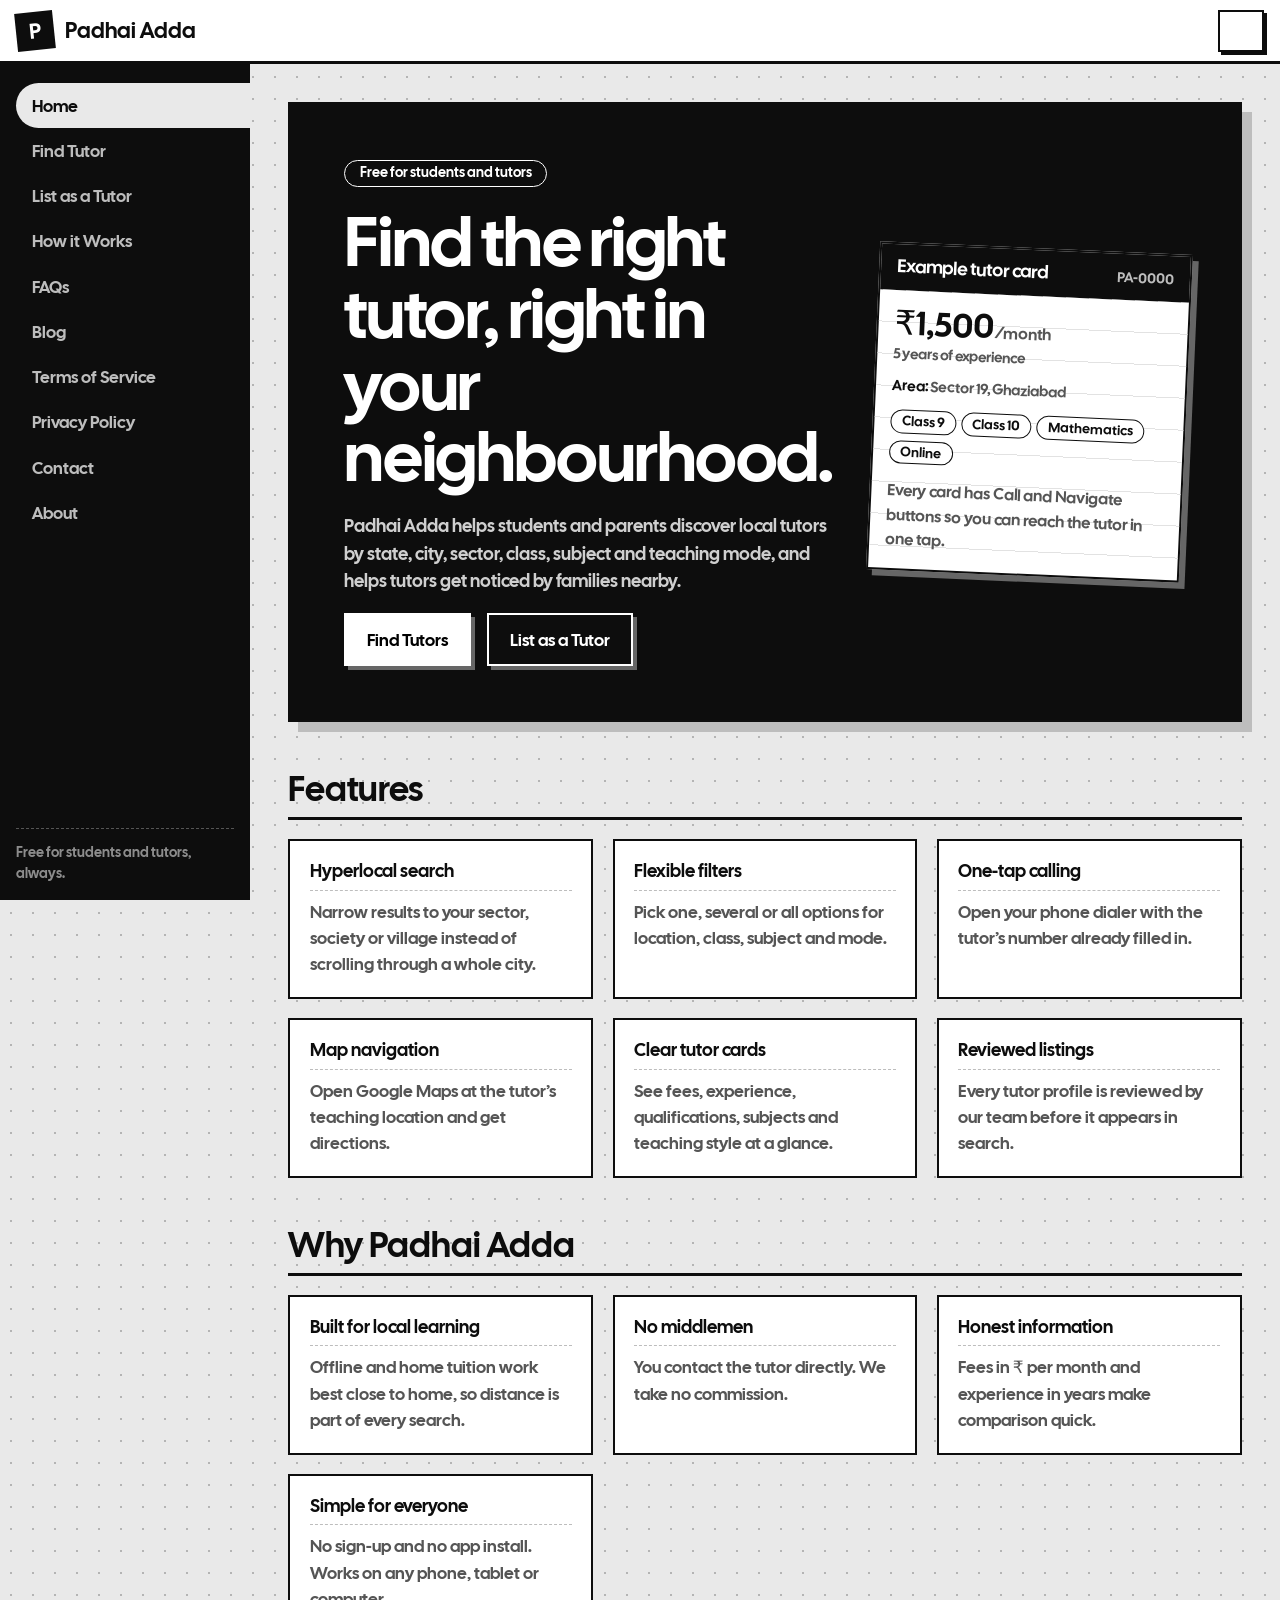
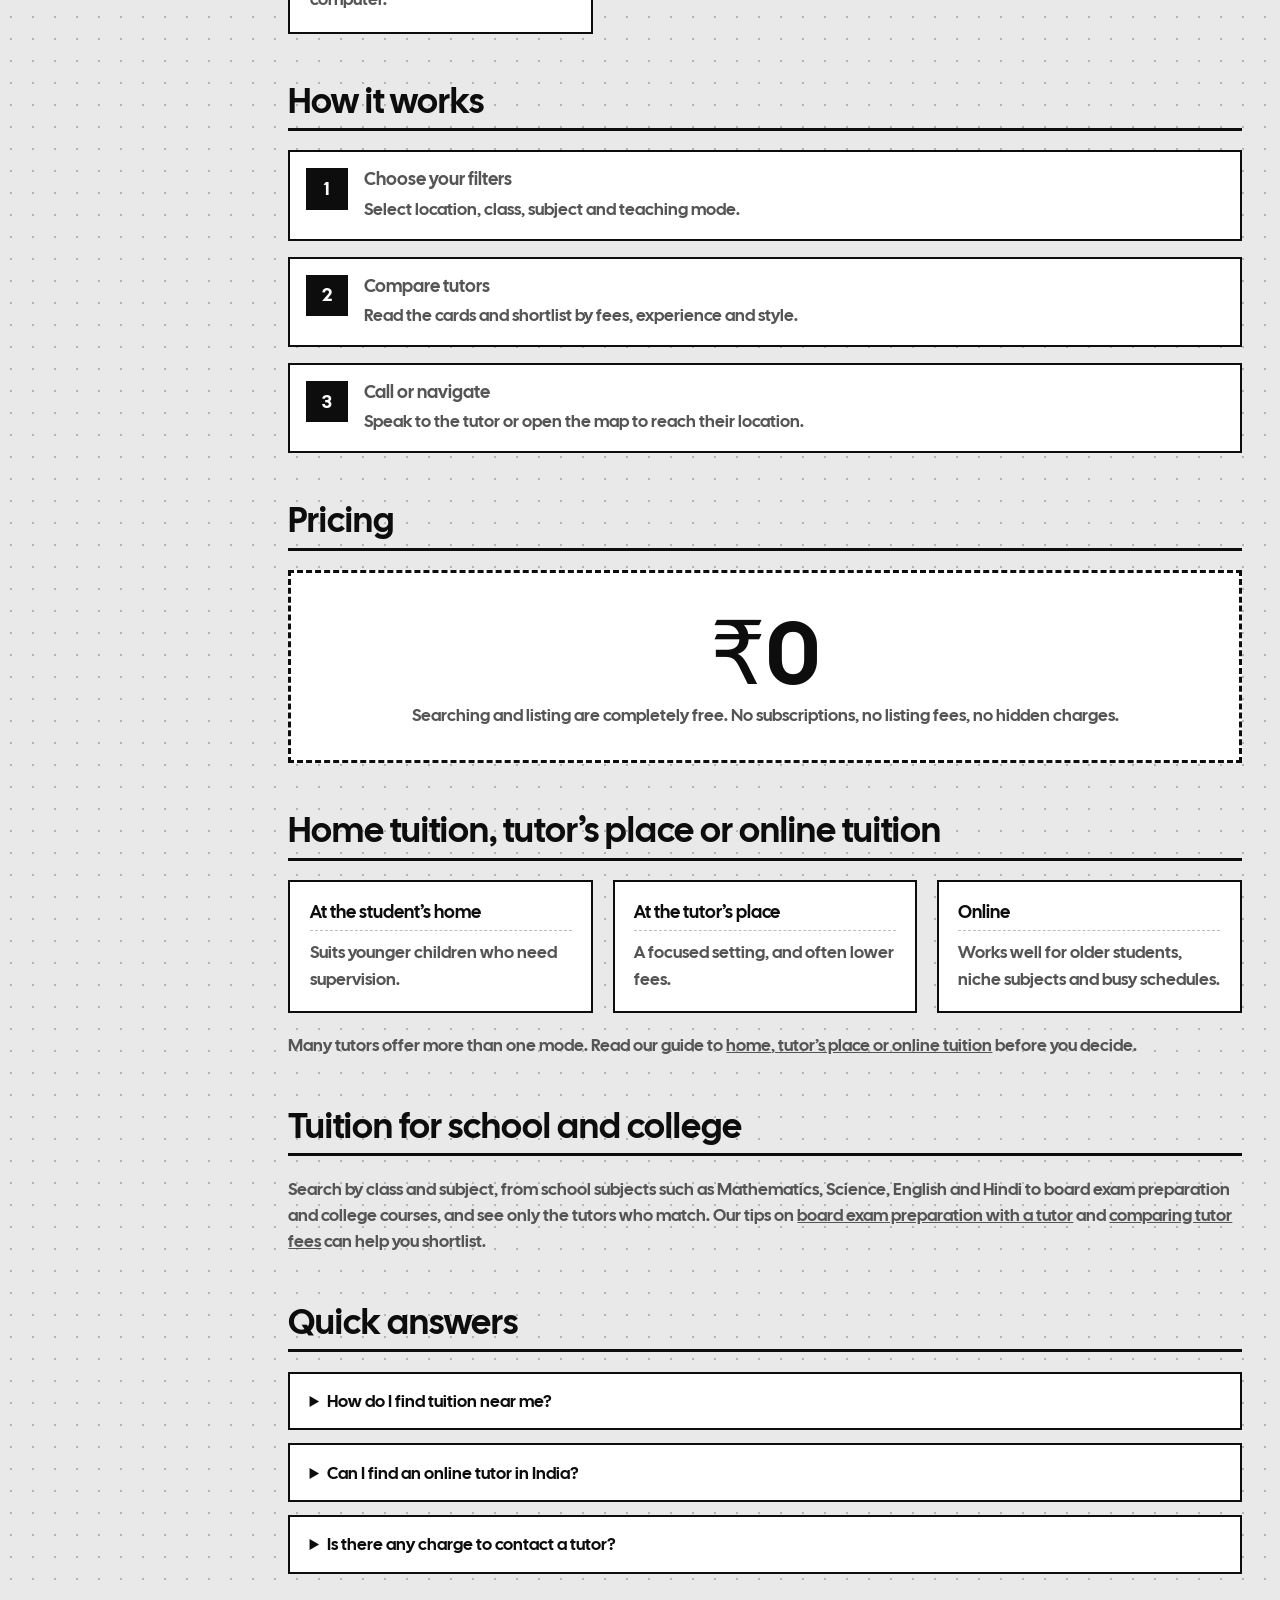
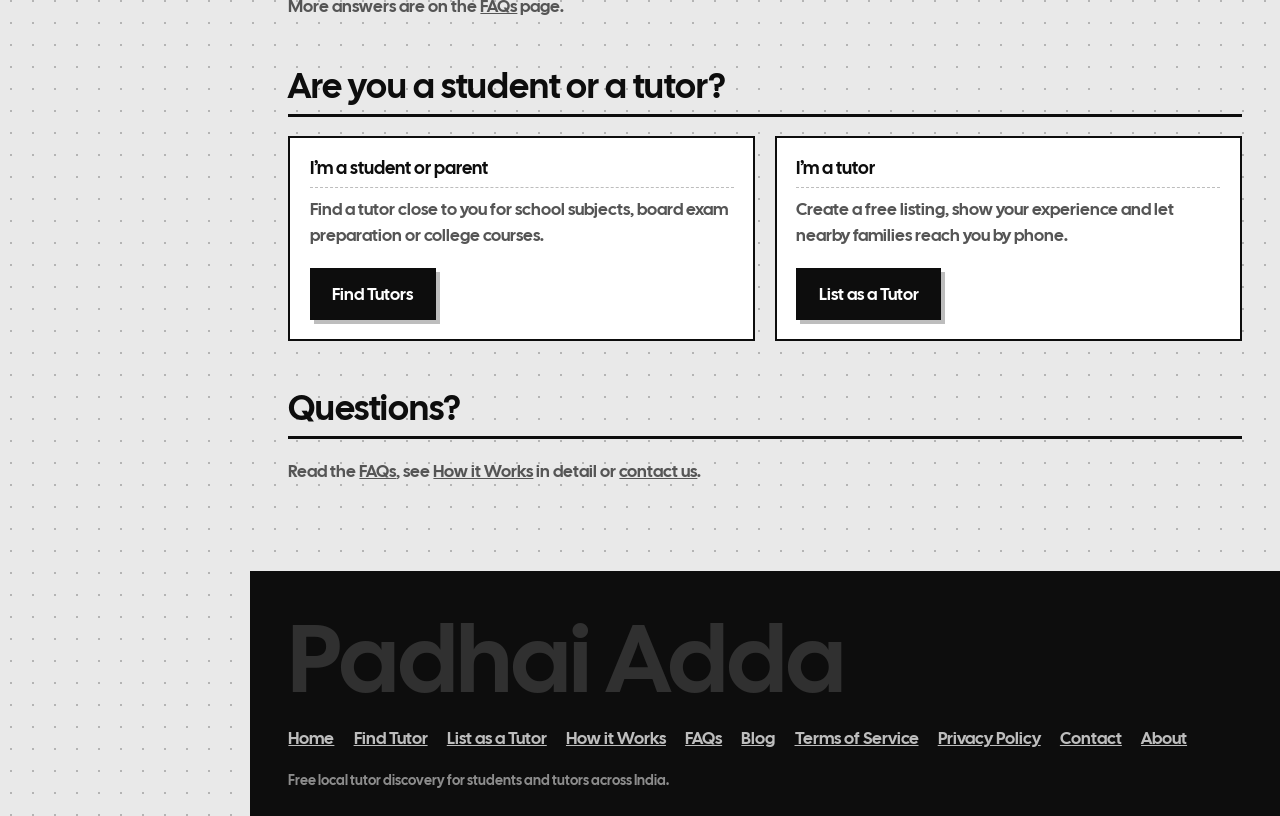
<file: index.html>
<!DOCTYPE html>
<html lang="en-IN">
<head>
<meta charset="utf-8">
<meta name="viewport" content="width=device-width,initial-scale=1">
<title>Find Home Tutors Near You in India – Padhai Adda</title>
<meta name="description" content="Find home tutors and tuition near you in India. Search by state, city, area, class and subject, then call the tutor directly. Free, no sign-up, no commission.">
<meta name="robots" content="index,follow,max-image-preview:large,max-snippet:-1">
<link rel="canonical" href="https://padhai-adda.operates-on.workers.dev/">
<link rel="alternate" hreflang="en-IN" href="https://padhai-adda.operates-on.workers.dev/">
<link rel="alternate" hreflang="x-default" href="https://padhai-adda.operates-on.workers.dev/">
<meta property="og:type" content="website">
<meta property="og:site_name" content="Padhai Adda">
<meta property="og:locale" content="en_IN">
<meta property="og:title" content="Find Home Tutors Near You in India – Padhai Adda">
<meta property="og:description" content="Find home tutors and tuition near you in India. Search by state, city, area, class and subject, then call the tutor directly. Free, no sign-up, no commission.">
<meta property="og:url" content="https://padhai-adda.operates-on.workers.dev/">
<meta property="og:image" content="https://padhai-adda.operates-on.workers.dev/assets/og-image.png">
<meta property="og:image:width" content="1200">
<meta property="og:image:height" content="630">
<meta property="og:image:alt" content="Padhai Adda – find home tutors near you in India">
<meta name="twitter:card" content="summary_large_image">
<meta name="twitter:title" content="Find Home Tutors Near You in India – Padhai Adda">
<meta name="twitter:description" content="Find home tutors and tuition near you in India. Search by state, city, area, class and subject, then call the tutor directly. Free, no sign-up, no commission.">
<meta name="twitter:image" content="https://padhai-adda.operates-on.workers.dev/assets/og-image.png">
<link rel="icon" type="image/png" sizes="48x48" href="/assets/favicon.png">
<link rel="icon" href="/assets/favicon.ico" sizes="any">
<link rel="apple-touch-icon" sizes="180x180" href="/assets/apple-touch-icon.png">
<link rel="manifest" href="/assets/site.webmanifest">
<meta name="theme-color" content="#0d0d0d">
<link rel="preconnect" href="https://fonts.googleapis.com"><link rel="preconnect" href="https://fonts.gstatic.com" crossorigin>
<link rel="stylesheet" href="https://fonts.googleapis.com/css2?family=Cal+Sans&display=swap" media="print" onload="this.media='all'"><noscript><link rel="stylesheet" href="https://fonts.googleapis.com/css2?family=Cal+Sans&display=swap"></noscript>
<link rel="stylesheet" href="style.css">
<script type="application/ld+json">{"@context":"https://schema.org","@graph":[{"@type":"WebSite","@id":"https://padhai-adda.operates-on.workers.dev/#website","name":"Padhai Adda","url":"https://padhai-adda.operates-on.workers.dev/","inLanguage":"en-IN","publisher":{"@id":"https://padhai-adda.operates-on.workers.dev/#organization"}},{"@type":"Organization","@id":"https://padhai-adda.operates-on.workers.dev/#organization","name":"Padhai Adda","url":"https://padhai-adda.operates-on.workers.dev/","logo":"https://padhai-adda.operates-on.workers.dev/assets/icon-512.png","email":"sophiratech@gmail.com","areaServed":{"@type":"Country","name":"India"}},{"@type":"WebPage","@id":"https://padhai-adda.operates-on.workers.dev/#webpage","url":"https://padhai-adda.operates-on.workers.dev/","name":"Find Home Tutors Near You in India – Padhai Adda","description":"Find home tutors and tuition near you in India. Search by state, city, area, class and subject, then call the tutor directly. Free, no sign-up, no commission.","inLanguage":"en-IN","isPartOf":{"@id":"https://padhai-adda.operates-on.workers.dev/#website"}}]}</script>
</head>
<body data-page="home">
<header class="top"><a class="logo" href="/" aria-label="Padhai Adda – Home"><i>P</i>Padhai Adda</a>
<button class="menu" id="menu" type="button" aria-label="Toggle menu"><span></span><span></span><span></span></button></header>
<aside><nav id="nav" aria-label="Pages"><a href="/" class="on" aria-current="page">Home</a><a href="/find-tutor">Find Tutor</a><a href="/list-as-tutor">List as a Tutor</a><a href="/how-it-works">How it Works</a><a href="/faqs">FAQs</a><a href="/blog">Blog</a><a href="/terms-of-service">Terms of Service</a><a href="/privacy-policy">Privacy Policy</a><a href="/contact">Contact</a><a href="/about">About</a></nav><p class="note">Free for students and tutors, always.</p></aside>
<div class="wrap"><main id="main"><div class="hero"><div><span class="tag">Free for students and tutors</span><h1>Find the right tutor, right in your neighbourhood.</h1>
<p>Padhai Adda helps students and parents discover local tutors by state, city, sector, class, subject and teaching mode, and helps tutors get noticed by families nearby.</p>
<div class="cta"><a class="btn" href="/find-tutor">Find Tutors</a><a class="btn alt" href="/list-as-tutor">List as a Tutor</a></div></div>
<article class="slip tilt" aria-label="Example of a tutor card"><header><div style="font-size:1.15rem;line-height:1.25">Example tutor card</div><small>PA-0000</small></header><div class="slip-b">
<p class="fee"><b>₹1,500</b>/month<span>5 years of experience</span></p><div class="row"><b>Area:</b> Sector 19, Ghaziabad</div>
<div><span class="chip">Class 9</span><span class="chip">Class 10</span><span class="chip">Mathematics</span><span class="chip">Online</span></div>
<p>Every card has Call and Navigate buttons so you can reach the tutor in one tap.</p></div></article></div><section class="sec"><h2>Features</h2><div class="grid"><article class="card"><h3>Hyperlocal search</h3><p>Narrow results to your sector, society or village instead of scrolling through a whole city.</p></article><article class="card"><h3>Flexible filters</h3><p>Pick one, several or all options for location, class, subject and mode.</p></article><article class="card"><h3>One-tap calling</h3><p>Open your phone dialer with the tutor’s number already filled in.</p></article><article class="card"><h3>Map navigation</h3><p>Open Google Maps at the tutor’s teaching location and get directions.</p></article><article class="card"><h3>Clear tutor cards</h3><p>See fees, experience, qualifications, subjects and teaching style at a glance.</p></article><article class="card"><h3>Reviewed listings</h3><p>Every tutor profile is reviewed by our team before it appears in search.</p></article></div></section><section class="sec"><h2>Why Padhai Adda</h2><div class="grid"><article class="card"><h3>Built for local learning</h3><p>Offline and home tuition work best close to home, so distance is part of every search.</p></article><article class="card"><h3>No middlemen</h3><p>You contact the tutor directly. We take no commission.</p></article><article class="card"><h3>Honest information</h3><p>Fees in ₹ per month and experience in years make comparison quick.</p></article><article class="card"><h3>Simple for everyone</h3><p>No sign-up and no app install. Works on any phone, tablet or computer.</p></article></div></section><section class="sec"><h2>How it works</h2><ol class="steps"><li><b>1</b><div><h3>Choose your filters</h3><p>Select location, class, subject and teaching mode.</p></div></li><li><b>2</b><div><h3>Compare tutors</h3><p>Read the cards and shortlist by fees, experience and style.</p></div></li><li><b>3</b><div><h3>Call or navigate</h3><p>Speak to the tutor or open the map to reach their location.</p></div></li></ol></section><section class="sec"><h2>Pricing</h2><div class="price"><h2>₹0</h2><p>Searching and listing are completely free. No subscriptions, no listing fees, no hidden charges.</p></div></section><section class="sec"><h2>Home tuition, tutor’s place or online tuition</h2><div class="grid"><article class="card"><h3>At the student’s home</h3><p>Suits younger children who need supervision.</p></article><article class="card"><h3>At the tutor’s place</h3><p>A focused setting, and often lower fees.</p></article><article class="card"><h3>Online</h3><p>Works well for older students, niche subjects and busy schedules.</p></article></div><p style="margin-top:1.2rem">Many tutors offer more than one mode. Read our guide to <a href="/blog#home-tuition-or-online-tuition">home, tutor’s place or online tuition</a> before you decide.</p></section><section class="sec"><h2>Tuition for school and college</h2><p>Search by class and subject, from school subjects such as Mathematics, Science, English and Hindi to board exam preparation and college courses, and see only the tutors who match. Our tips on <a href="/blog#board-exam-preparation-with-a-tutor">board exam preparation with a tutor</a> and <a href="/blog#compare-tutor-fees">comparing tutor fees</a> can help you shortlist.</p></section><section class="sec"><h2>Quick answers</h2><details><summary>How do I find tuition near me?</summary><p>Open <a href="/find-tutor">Find Tutor</a> and select your state, city and area along with class, subject and teaching mode. Then compare the tutor cards and call the one that suits you.</p></details><details><summary>Can I find an online tutor in India?</summary><p>Yes. Select Online as the teaching mode to see tutors who teach online.</p></details><details><summary>Is there any charge to contact a tutor?</summary><p>Padhai Adda charges nothing and takes no commission. Tutors set their own fees, which you agree with them directly.</p></details><p style="margin-top:1.2rem">More answers are on the <a href="/faqs">FAQs</a> page.</p></section><section class="sec"><h2>Are you a student or a tutor?</h2><div class="split"><div class="card"><h3>I’m a student or parent</h3><p>Find a tutor close to you for school subjects, board exam preparation or college courses.</p><div class="cta"><a class="btn" href="/find-tutor">Find Tutors</a></div></div>
<div class="card"><h3>I’m a tutor</h3><p>Create a free listing, show your experience and let nearby families reach you by phone.</p><div class="cta"><a class="btn" href="/list-as-tutor">List as a Tutor</a></div></div></div></section><section class="sec"><h2>Questions?</h2><p>Read the <a href="/faqs">FAQs</a>, see <a href="/how-it-works">How it Works</a> in detail or <a href="/contact">contact us</a>.</p></section></main>
<footer><div class="wm">Padhai Adda</div><div id="fnav"><a href="/">Home</a><a href="/find-tutor">Find Tutor</a><a href="/list-as-tutor">List as a Tutor</a><a href="/how-it-works">How it Works</a><a href="/faqs">FAQs</a><a href="/blog">Blog</a><a href="/terms-of-service">Terms of Service</a><a href="/privacy-policy">Privacy Policy</a><a href="/contact">Contact</a><a href="/about">About</a></div><small>Free local tutor discovery for students and tutors across India.</small></footer></div>
<script src="app.js"></script>
</body>
</html>
</file>
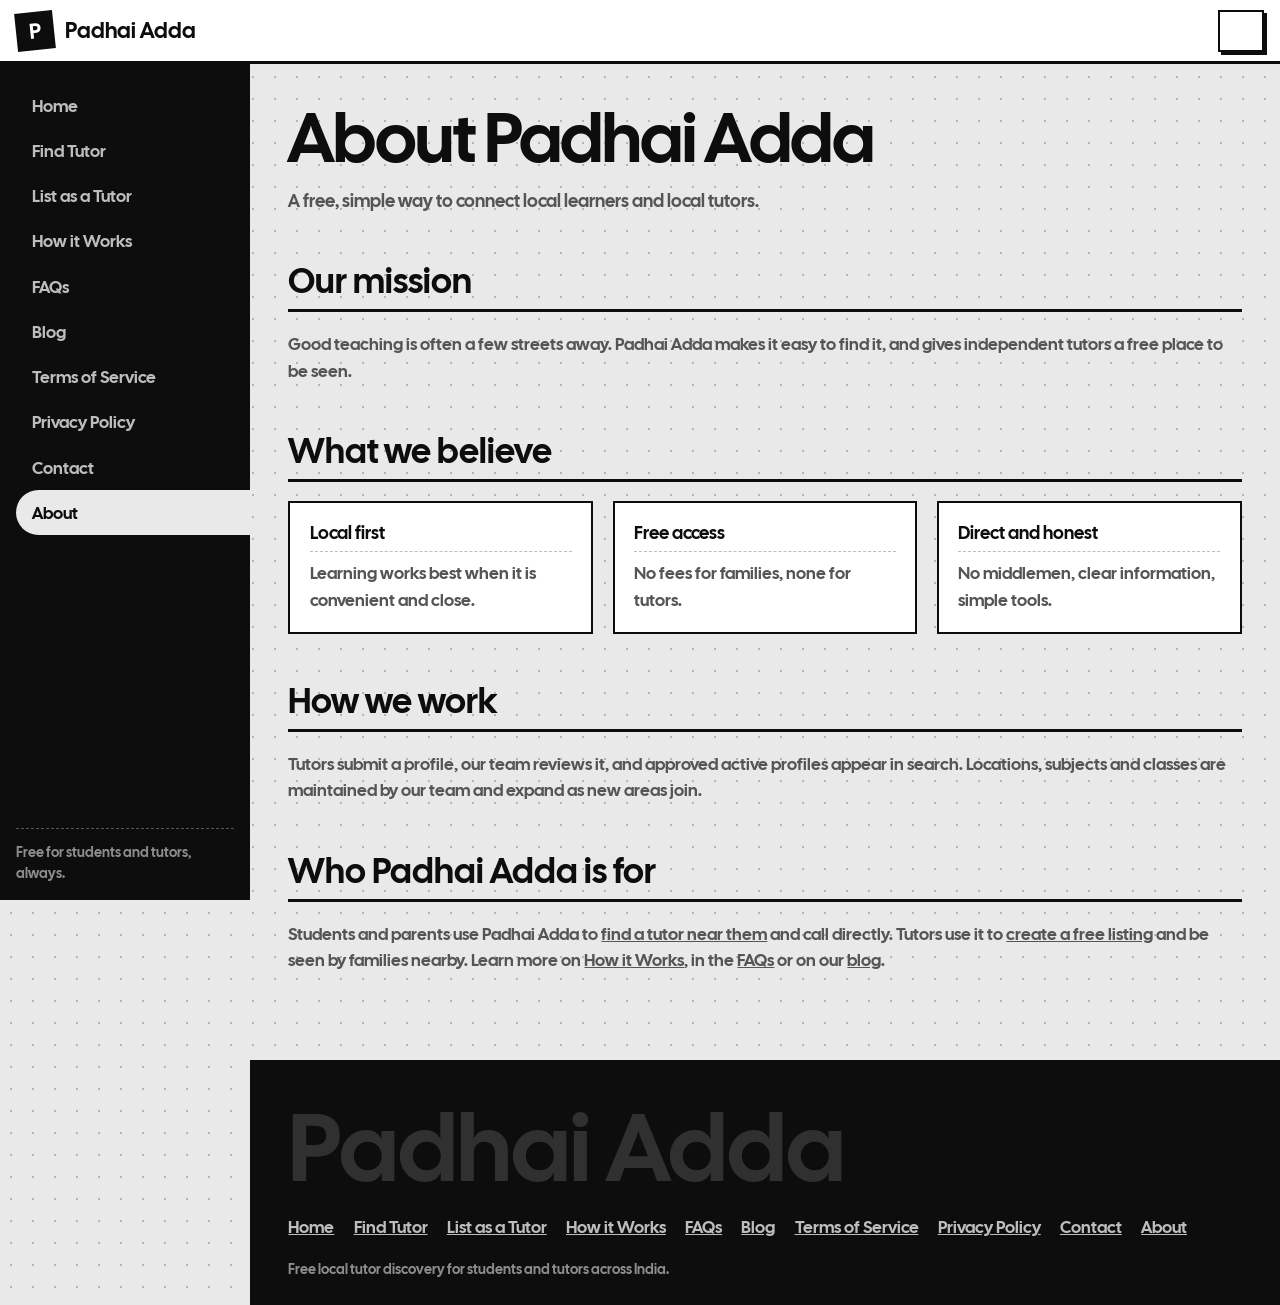
<file: about.html>
<!DOCTYPE html>
<html lang="en-IN">
<head>
<meta charset="utf-8">
<meta name="viewport" content="width=device-width,initial-scale=1">
<title>About Padhai Adda – Free Local Tutor Directory</title>
<meta name="description" content="Padhai Adda is a free, simple way to connect local learners with local tutors across India, with no middlemen and no fees.">
<meta name="robots" content="index,follow,max-image-preview:large,max-snippet:-1">
<link rel="canonical" href="https://padhai-adda.operates-on.workers.dev/about">
<link rel="alternate" hreflang="en-IN" href="https://padhai-adda.operates-on.workers.dev/about">
<link rel="alternate" hreflang="x-default" href="https://padhai-adda.operates-on.workers.dev/about">
<meta property="og:type" content="website">
<meta property="og:site_name" content="Padhai Adda">
<meta property="og:locale" content="en_IN">
<meta property="og:title" content="About Padhai Adda – Free Local Tutor Directory">
<meta property="og:description" content="Padhai Adda is a free, simple way to connect local learners with local tutors across India, with no middlemen and no fees.">
<meta property="og:url" content="https://padhai-adda.operates-on.workers.dev/about">
<meta property="og:image" content="https://padhai-adda.operates-on.workers.dev/assets/og-image.png">
<meta property="og:image:width" content="1200">
<meta property="og:image:height" content="630">
<meta property="og:image:alt" content="Padhai Adda – find home tutors near you in India">
<meta name="twitter:card" content="summary_large_image">
<meta name="twitter:title" content="About Padhai Adda – Free Local Tutor Directory">
<meta name="twitter:description" content="Padhai Adda is a free, simple way to connect local learners with local tutors across India, with no middlemen and no fees.">
<meta name="twitter:image" content="https://padhai-adda.operates-on.workers.dev/assets/og-image.png">
<link rel="icon" type="image/png" sizes="48x48" href="/assets/favicon.png">
<link rel="icon" href="/assets/favicon.ico" sizes="any">
<link rel="apple-touch-icon" sizes="180x180" href="/assets/apple-touch-icon.png">
<link rel="manifest" href="/assets/site.webmanifest">
<meta name="theme-color" content="#0d0d0d">
<link rel="preconnect" href="https://fonts.googleapis.com"><link rel="preconnect" href="https://fonts.gstatic.com" crossorigin>
<link rel="stylesheet" href="https://fonts.googleapis.com/css2?family=Cal+Sans&display=swap" media="print" onload="this.media='all'"><noscript><link rel="stylesheet" href="https://fonts.googleapis.com/css2?family=Cal+Sans&display=swap"></noscript>
<link rel="stylesheet" href="style.css">
<script type="application/ld+json">{"@context":"https://schema.org","@graph":[{"@type":"AboutPage","@id":"https://padhai-adda.operates-on.workers.dev/about#webpage","url":"https://padhai-adda.operates-on.workers.dev/about","name":"About Padhai Adda – Free Local Tutor Directory","description":"Padhai Adda is a free, simple way to connect local learners with local tutors across India, with no middlemen and no fees.","inLanguage":"en-IN","isPartOf":{"@id":"https://padhai-adda.operates-on.workers.dev/#website"},"publisher":{"@id":"https://padhai-adda.operates-on.workers.dev/#organization"},"breadcrumb":{"@id":"https://padhai-adda.operates-on.workers.dev/about#breadcrumb"}},{"@type":"BreadcrumbList","@id":"https://padhai-adda.operates-on.workers.dev/about#breadcrumb","itemListElement":[{"@type":"ListItem","position":1,"name":"Home","item":"https://padhai-adda.operates-on.workers.dev/"},{"@type":"ListItem","position":2,"name":"About","item":"https://padhai-adda.operates-on.workers.dev/about"}]}]}</script>
</head>
<body data-page="about">
<header class="top"><a class="logo" href="/" aria-label="Padhai Adda – Home"><i>P</i>Padhai Adda</a>
<button class="menu" id="menu" type="button" aria-label="Toggle menu"><span></span><span></span><span></span></button></header>
<aside><nav id="nav" aria-label="Pages"><a href="/">Home</a><a href="/find-tutor">Find Tutor</a><a href="/list-as-tutor">List as a Tutor</a><a href="/how-it-works">How it Works</a><a href="/faqs">FAQs</a><a href="/blog">Blog</a><a href="/terms-of-service">Terms of Service</a><a href="/privacy-policy">Privacy Policy</a><a href="/contact">Contact</a><a href="/about" class="on" aria-current="page">About</a></nav><p class="note">Free for students and tutors, always.</p></aside>
<div class="wrap"><main id="main"><div class="ph"><h1>About Padhai Adda</h1><p>A free, simple way to connect local learners and local tutors.</p></div><section class="sec"><h2>Our mission</h2><p>Good teaching is often a few streets away. Padhai Adda makes it easy to find it, and gives independent tutors a free place to be seen.</p></section><section class="sec"><h2>What we believe</h2><div class="grid"><article class="card"><h3>Local first</h3><p>Learning works best when it is convenient and close.</p></article><article class="card"><h3>Free access</h3><p>No fees for families, none for tutors.</p></article><article class="card"><h3>Direct and honest</h3><p>No middlemen, clear information, simple tools.</p></article></div></section><section class="sec"><h2>How we work</h2><p>Tutors submit a profile, our team reviews it, and approved active profiles appear in search. Locations, subjects and classes are maintained by our team and expand as new areas join.</p></section><section class="sec"><h2>Who Padhai Adda is for</h2><p>Students and parents use Padhai Adda to <a href="/find-tutor">find a tutor near them</a> and call directly. Tutors use it to <a href="/list-as-tutor">create a free listing</a> and be seen by families nearby. Learn more on <a href="/how-it-works">How it Works</a>, in the <a href="/faqs">FAQs</a> or on our <a href="/blog">blog</a>.</p></section></main>
<footer><div class="wm">Padhai Adda</div><div id="fnav"><a href="/">Home</a><a href="/find-tutor">Find Tutor</a><a href="/list-as-tutor">List as a Tutor</a><a href="/how-it-works">How it Works</a><a href="/faqs">FAQs</a><a href="/blog">Blog</a><a href="/terms-of-service">Terms of Service</a><a href="/privacy-policy">Privacy Policy</a><a href="/contact">Contact</a><a href="/about">About</a></div><small>Free local tutor discovery for students and tutors across India.</small></footer></div>
<script src="app.js"></script>
</body>
</html>
</file>
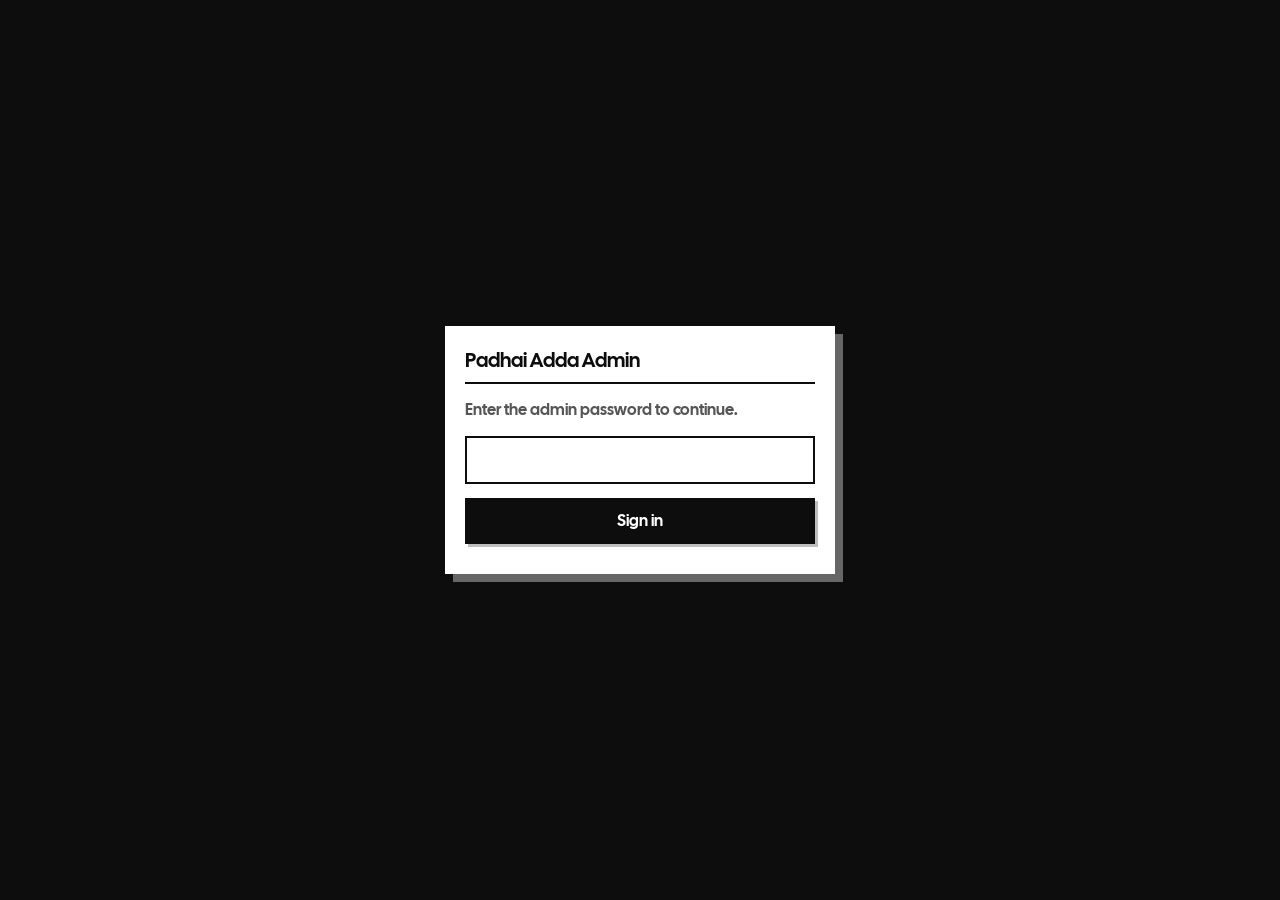
<file: Admin.html>
<!DOCTYPE html>
<html lang="en">
<head>
<meta charset="utf-8">
<meta name="viewport" content="width=device-width,initial-scale=1">
<meta name="robots" content="noindex,nofollow">
<link rel="icon" type="image/png" sizes="48x48" href="/assets/favicon.png">
<link rel="icon" href="/assets/favicon.ico" sizes="any">
<link rel="apple-touch-icon" sizes="180x180" href="/assets/apple-touch-icon.png">
<link rel="manifest" href="/assets/site.webmanifest">
<meta name="theme-color" content="#0d0d0d">
<title>Padhai Adda – Admin</title>
<link rel="preconnect" href="https://fonts.googleapis.com"><link rel="preconnect" href="https://fonts.gstatic.com" crossorigin>
<link href="https://fonts.googleapis.com/css2?family=Cal+Sans&display=swap" rel="stylesheet">
<style>
:root{--p:#e9e9e9;--w:#fff;--k:#0d0d0d;--g:#555;--l:#bdbdbd}
*{box-sizing:border-box;margin:0}
body{font:400 16px/1.5 'Cal Sans',system-ui,sans-serif;font-synthesis:none;color:var(--k);background-color:var(--p);background-image:radial-gradient(#b4b4b4 1px,transparent 1.3px);background-size:22px 22px}
h1,h2,h3,b,th,dt{font-weight:400}
h1{font-size:clamp(1.8rem,4vw,2.8rem);line-height:1.05;letter-spacing:-.02em}h2{font-size:1.25rem;margin-bottom:.9rem;padding-bottom:.4rem;border-bottom:2px solid var(--k)}
p,dd{color:var(--g)}
:focus-visible{outline:3px solid var(--k);outline-offset:3px}.top :focus-visible,.tabbar :focus-visible,.login :focus-visible,.hk :focus-visible{outline-color:#fff}

/* Shell: top bar, tab bar (bottom bar on phones), content */
.app{min-height:100vh;display:flex;flex-direction:column}
.top{position:sticky;top:0;height:64px;z-index:30;background:var(--w);border-bottom:3px solid var(--k);display:flex;align-items:center;justify-content:space-between;gap:1rem;padding:0 clamp(.8rem,3vw,2rem)}
.logo{display:flex;align-items:center;gap:.7rem;font-size:1.3rem;white-space:nowrap}.logo i{font-style:normal;background:var(--k);color:#fff;width:38px;height:38px;display:grid;place-items:center;transform:rotate(-6deg)}
.tabbar{position:sticky;top:64px;z-index:29;background:var(--k)}
.tabs{display:flex;gap:.3rem;max-width:1240px;margin:0 auto;padding:.55rem clamp(.8rem,3vw,2rem) 0}
.tabs a{padding:.6rem 1.4rem;text-decoration:none;color:#bdbdbd;border-radius:14px 14px 0 0}.tabs a:hover{color:#fff}.tabs a.on{background:var(--p);color:var(--k)}
main{flex:1;width:100%;max-width:1240px;margin:0 auto;padding:clamp(1rem,3vw,2rem)}
.ph{display:flex;justify-content:space-between;align-items:flex-end;gap:1rem;flex-wrap:wrap;margin-bottom:1.5rem;padding-bottom:1rem;border-bottom:3px solid var(--k)}.ph p{margin-top:.3rem}

/* Controls */
.btn{display:inline-block;padding:.55rem 1.1rem;border:2px solid var(--k);background:var(--k);color:#fff;font:inherit;cursor:pointer;text-decoration:none;text-align:center;box-shadow:3px 3px 0 var(--l);transition:transform .1s,box-shadow .1s}
.btn:hover{transform:translate(-1px,-1px);box-shadow:4px 4px 0 var(--g)}.btn:active{transform:translate(2px,2px);box-shadow:1px 1px 0 var(--l)}
.btn.alt{background:var(--w);color:var(--k);box-shadow:3px 3px 0 var(--k)}.btn.sm{padding:.15rem .7rem;font-size:.9rem;box-shadow:2px 2px 0 var(--k)}.btn:disabled{opacity:.5;pointer-events:none}
.acts{display:flex;gap:.7rem;flex-wrap:wrap}
.card{background:var(--w);border:2px solid var(--k);padding:1.1rem;min-width:0}
.pill{border:1.5px solid var(--k);border-radius:99px;padding:0 .65rem;font-size:.82rem}.pill.on{background:var(--k);color:#fff}
.demo{background:var(--k);color:#fff;padding:.6rem 1rem;margin-bottom:1.5rem;font-size:.92rem}code{background:#fff;color:#000;padding:0 .3rem}

/* Data tables (become stacked record cards on phones) */
.tw{overflow-x:auto;background:var(--w);border:2px solid var(--k)}table{border-collapse:collapse;width:100%;min-width:640px}
th,td{text-align:left;padding:.7rem .9rem;border-bottom:1px solid var(--l);font-size:.93rem;vertical-align:middle}th{background:var(--k);color:#fff;white-space:nowrap}td.a{white-space:nowrap;text-align:right}th:last-child.a{text-align:right}
tbody tr:hover{background:var(--p)}tbody tr:last-child td{border-bottom:0}.id{color:var(--g);white-space:nowrap}

/* Dashboard */
.dash{display:grid;grid-template-columns:repeat(12,minmax(0,1fr));gap:1rem}
.s3{grid-column:span 3}.s4{grid-column:span 4}.s5{grid-column:span 5}.s6{grid-column:span 6}.s7{grid-column:span 7}.s8{grid-column:span 8}.s12{grid-column:span 12}
.hk{background:var(--k);color:#fff;box-shadow:6px 6px 0 #666;display:flex;flex-direction:column;gap:.8rem}.hk p,.hk small{color:#cfcfcf}
.big{font-size:clamp(3.2rem,9vw,5.5rem);line-height:.95}
.split{display:flex;height:22px;border:2px solid #fff;background:repeating-linear-gradient(45deg,#555 0 5px,#333 5px 10px)}.split i{display:block;background:#fff}
.legend{display:flex;gap:1.2rem;flex-wrap:wrap;font-size:.92rem}
.tb{display:grid;grid-template-columns:2fr 1fr 1fr 1fr auto;gap:.8rem;align-items:end;margin-bottom:.6rem}.cnt{font-size:.9rem;margin:0 0 .8rem}
.pend{display:flex;flex-direction:column;justify-content:space-between;gap:.8rem;box-shadow:6px 6px 0 var(--k)}.pend .big{font-size:clamp(2.8rem,7vw,4.2rem)}
.tile h3{font-size:2.2rem;line-height:1}.tile p{margin-top:.3rem;font-size:.9rem}
.bar{display:grid;grid-template-columns:minmax(70px,120px) 1fr 28px;gap:.6rem;align-items:center;margin:.55rem 0;font-size:.9rem}.bar span{overflow:hidden;text-overflow:ellipsis;white-space:nowrap}
.bar i{display:block;height:16px;background:repeating-linear-gradient(45deg,#0d0d0d 0 5px,#4a4a4a 5px 10px)}
.dn{display:flex;gap:1.4rem;align-items:center;flex-wrap:wrap}.ring{width:150px;height:150px;border-radius:50%;border:2px solid var(--k);position:relative;flex:none}
.ring::after{content:'';position:absolute;inset:34px;background:var(--w);border-radius:50%;border:2px solid var(--k)}
.dn ul{list-style:none;padding:0;display:grid;gap:.4rem;font-size:.92rem;flex:1;min-width:150px}.dn li{display:flex;align-items:center;gap:.5rem}.dn li i{width:14px;height:14px;border:1.5px solid var(--k);flex:none}.dn li b{margin-left:auto}
.cols{display:flex;align-items:stretch;gap:.7rem;height:230px;overflow-x:auto;padding-bottom:.3rem}
.col{flex:1 0 58px;display:flex;flex-direction:column;align-items:center;text-align:center;font-size:.78rem;gap:.2rem;min-width:0}
.cb{flex:1;width:70%;display:flex;align-items:flex-end;min-height:0;border-bottom:2px solid var(--k)}.cb i{display:block;width:100%;background:repeating-linear-gradient(45deg,#0d0d0d 0 5px,#4a4a4a 5px 10px)}
.col span{width:100%;overflow:hidden;text-overflow:ellipsis;white-space:nowrap}
.feed{list-style:none;padding:0}.feed li{display:flex;justify-content:space-between;gap:1rem;padding:.6rem 0;border-bottom:1px dashed var(--l)}.feed li:last-child{border:0}.feed small{display:block;color:var(--g)}
.qa{display:grid;gap:.8rem}.qa .btn{width:100%}

/* Forms, dropdowns, modal, toast, login */
.fg{display:grid;grid-template-columns:repeat(auto-fit,minmax(220px,1fr));gap:.9rem}.f label{display:block;margin-bottom:.3rem;font-size:.92rem}.f.w{grid-column:1/-1}
input,textarea{width:100%;padding:.6rem .8rem;border:2px solid var(--k);border-radius:0;font:inherit;background:var(--w);color:var(--k)}textarea{min-height:90px;resize:vertical}
.dd{position:relative}.dd-b{width:100%;text-align:left;padding:.6rem .8rem;border:2px solid var(--k);background:var(--w);font:inherit;cursor:pointer;display:flex;justify-content:space-between;gap:.5rem;color:var(--k)}
.dd-b span{overflow:hidden;text-overflow:ellipsis;white-space:nowrap}
.dd-p{position:absolute;z-index:60;left:0;right:0;top:100%;background:var(--w);border:2px solid var(--k);border-top:0;max-height:220px;overflow:auto;display:none;box-shadow:5px 5px 0 var(--k)}
.dd.o .dd-p{display:block}.dd-p label{display:flex;gap:.6rem;padding:.5rem .8rem;cursor:pointer;margin:0}.dd-p label:hover{background:var(--p)}.dd-p input{width:auto;accent-color:#000}
.ov{position:fixed;inset:0;background:rgba(0,0,0,.65);z-index:50;display:grid;place-items:center;padding:1rem;overflow:auto}
.md{background:var(--w);border:3px solid var(--k);box-shadow:8px 8px 0 #666;padding:1.3rem;width:100%;max-width:780px;max-height:92vh;overflow:auto}.md h2{margin-bottom:1rem}
dl{display:grid;grid-template-columns:170px 1fr;gap:.5rem .8rem}dd{overflow-wrap:anywhere}dt{color:var(--k)}
.toast{position:fixed;bottom:1rem;left:50%;transform:translateX(-50%);background:var(--k);color:#fff;padding:.7rem 1.2rem;z-index:90;max-width:90vw;border:2px solid #fff}
.login{position:fixed;inset:0;background:var(--k);display:grid;place-items:center;padding:1rem;z-index:100}
.login .card{max-width:390px;width:100%;box-shadow:8px 8px 0 #666;border-color:#fff}.login input{margin:.9rem 0}.login .btn{width:100%}

@media(max-width:1000px){.tb{grid-template-columns:1fr 1fr}.tb .btn{grid-column:1/-1}.s3{grid-column:span 6}.s4,.s5,.s6,.s7,.s8{grid-column:span 12}}
@media(max-width:720px){
  body{padding-bottom:64px}
  .tabbar{position:fixed;top:auto;bottom:0;left:0;right:0;background:var(--w);border-top:3px solid var(--k)}
  .tabs{padding:0;max-width:none;gap:0}.tabs a{flex:1;text-align:center;border-radius:0;padding:.95rem .2rem;color:var(--g);font-size:.88rem}.tabs a.on{background:var(--k);color:#fff}
  .toast{bottom:5rem}
  .ph .acts{width:100%}.ph .acts .btn{flex:1}
  dl{grid-template-columns:1fr;gap:0}dt{margin-top:.6rem}
  .s3{grid-column:span 6}
}
@media(max-width:560px){.tb{grid-template-columns:1fr}}
@media(max-width:380px){.s3{grid-column:span 12}}
</style>
</head>
<body>
<div class="login" id="login"><form class="card" id="lf"><h2>Padhai Adda Admin</h2><p id="lh">Enter the admin password to continue.</p>
<input type="password" id="pw" autocomplete="current-password" aria-label="Password"><button type="submit" class="btn">Sign in</button><p id="le" style="margin-top:.7rem"></p></form></div>

<div class="app">
  <header class="top"><div class="logo"><i>P</i>Padhai Adda Admin</div><button type="button" class="btn alt sm" id="out">Sign out</button></header>
  <div class="tabbar"><nav class="tabs" id="nav" aria-label="Admin pages"></nav></div>
  <main id="main"></main>
</div>

<script src="/lists.js"></script>
<script>
const API = 'https://script.google.com/macros/s/AKfycby1HPkyo0TcFQwObaz7pOm-Vy5CYOi0l8OSY_9v-S891MNUNrzyV4H8PEkzENOx_eAC/exec';   // the Web app URL from Apps Script (Deploy > Manage deployments)
const $ = s => document.querySelector(s), $$ = s => [...document.querySelectorAll(s)];
const esc = s => String(s ?? '').replace(/[&<>"']/g, c => ({ '&': '&amp;', '<': '&lt;', '>': '&gt;', '"': '&quot;', "'": '&#39;' }[c]));
let AUTH = false, CUR = 'dashboard', TOKEN = sessionStorage.getItem('pa_t') || '';
const FIELDS = ['Teacher ID', 'Name', 'Contact', 'Qualifications', 'State', 'City', 'Zone/Sector/Village', 'Classes Taught', 'Subjects Taught', 'Fees', 'Teaching Mode', 'Experience', 'Description', 'Status', 'Current Teaching Location', 'Consent', 'Consent Time'];

const SUMMARY = ['Teacher ID', 'Name', 'State', 'City', 'Zone/Sector/Village'];
/* STATES, OPTIONS and the city/area loader come from lists.js */
async function api(action, p = {}) {
  let r, j;
  // text/plain keeps this a "simple" request, which Apps Script accepts from any website
  try { r = await fetch(API, { method: 'POST', headers: { 'Content-Type': 'text/plain;charset=utf-8' }, body: JSON.stringify({ action, token: TOKEN, ...p }) }); }
  catch (e) { throw new Error('Cannot reach the server. Check your internet connection and try again.'); }
  try { j = await r.json(); } catch (e) { throw new Error('The server returned an unexpected response. Please try again.'); }
  if (!j.ok) { if (j.error === 'Not signed in') signOut(); throw new Error(j.error); }
  return j.data;
}

/* ----- UI helpers ----- */
function toast(t) { const e = document.createElement('div'); e.className = 'toast'; e.textContent = t; document.body.append(e); setTimeout(() => e.remove(), 3200); }
const done = async (fn, ok) => { try { await fn(); ok && toast(ok); } catch (e) { toast(e.message); } };
function dd(host, o) {
  let items = o.items || [], off = false, loading = false; const sel = new Set();
  host.classList.add('dd'); host.innerHTML = '<button type="button" class="dd-b"><span></span><i>▾</i></button><div class="dd-p"></div>';
  const btn = host.querySelector('.dd-b'), lab = host.querySelector('span'), p = host.querySelector('.dd-p');
  const apply = () => { btn.disabled = off || loading; if (btn.disabled) host.classList.remove('o'); };
  const draw = () => {
    p.innerHTML = (items.length ? items.map((v, i) => `<label><input type="checkbox" data-i="${i}" ${sel.has(v) ? 'checked' : ''}> ${esc(v)}</label>`).join('') : '<label>No options available</label>');
    lab.textContent = loading ? 'Loading…' : !sel.size ? (o.ph || 'Select') : sel.size < 3 ? [...sel].join(', ') : sel.size + ' selected';
  };
  p.onchange = e => {
    const i = e.target;
    if (o.single) { const v = items[i.dataset.i], same = sel.has(v); host.classList.remove('o'); if (same) { draw(); return; } sel.clear(); sel.add(v); }
    else i.checked ? sel.add(items[i.dataset.i]) : sel.delete(items[i.dataset.i]);
    draw(); o.on && o.on();
  };
  btn.onclick = () => { $$('.dd.o').forEach(x => x !== host && x.classList.remove('o')); host.classList.toggle('o'); };
  draw();
  return { get: () => [...sel], clear() { sel.clear(); draw(); },
    disable(v) { off = v; apply(); },
    busy(v) { loading = v; apply(); draw(); },
    set(a) { items = a; [...sel].forEach(v => !items.includes(v) && sel.delete(v)); draw(); },
    put(a, fire) { sel.clear(); a.forEach(v => sel.add(v)); draw(); fire && o.on && o.on(); } };
}
document.addEventListener('click', e => { if (!e.target.closest('.dd')) $$('.dd.o').forEach(x => x.classList.remove('o')); });
/* State -> City -> Zone: choosing a state loads only that state's cities and areas. */
function cascade(h, onError) {
  const u = a => [...new Set(a)].sort(); let S, C, Z, L = [], tok = 0; const g = d => d.get();
  const cs = () => u(L.map(r => r[0]));
  const zs = () => u(L.filter(r => g(C).includes(r[0])).map(r => r[1]));
  const lock = () => { C.disable(!g(S).length); Z.disable(!g(C).length); };
  const pick = async () => {
    C.clear(); Z.clear(); L = []; C.set([]); Z.set([]); lock();
    const st = g(S)[0]; if (!st) return;
    const mine = ++tok; C.busy(true);
    try { const rows = await stateLocations(st); if (mine !== tok) return; L = rows; C.set(cs()); }
    catch (e) { if (mine === tok) onError && onError(e); }
    if (mine === tok) { C.busy(false); lock(); }
  };
  S = dd(h[0], { items: STATES, single: true, ph: 'Select state', on: pick });
  C = dd(h[1], { items: [], single: true, ph: 'Select city', on: () => { Z.clear(); Z.set(zs()); lock(); } });
  Z = dd(h[2], { items: [], single: true, ph: 'Select zone / sector / village' });
  lock();
  const r = [S, C, Z];
  r.fill = async (st, ci, zo) => {   // used when editing: select state, load it, then restore city and area
    S.put([st]); await pick();
    C.put([ci]); Z.set(zs()); Z.put([zo]); lock();
  };
  return r;
}
function modal(title, html) {
  const o = document.createElement('div'); o.className = 'ov';
  o.innerHTML = `<div class="md" role="dialog" aria-label="${esc(title)}"><h2>${esc(title)}</h2>${html}</div>`;
  o.onclick = e => { if (e.target === o) o.remove(); }; document.body.append(o); return o;
}
const hbars = m => { const e = Object.entries(m).sort((a, b) => b[1] - a[1]).slice(0, 8), mx = Math.max(1, ...e.map(x => x[1]));
  return e.length ? e.map(([k, v]) => `<div class="bar"><span title="${esc(k)}">${esc(k)}</span><i style="width:${v / mx * 100}%"></i><b>${v}</b></div>`).join('') : '<p>No data yet.</p>'; };
const vcols = m => { const e = Object.entries(m).sort((a, b) => b[1] - a[1]).slice(0, 10), mx = Math.max(1, ...e.map(x => x[1]));
  return e.length ? `<div class="cols">${e.map(([k, v]) => `<div class="col"><div class="cb"><i style="height:${v / mx * 100}%"></i></div><b>${v}</b><span title="${esc(k)}">${esc(k)}</span></div>`).join('')}</div>` : '<p>No data yet.</p>'; };
const donut = m => { const e = Object.entries(m).sort((a, b) => b[1] - a[1]).slice(0, 5), t = e.reduce((s, x) => s + x[1], 0);
  if (!t) return '<p>No data yet.</p>';
  const sh = ['#0d0d0d', '#444', '#777', '#aaa', '#d6d6d6']; let a = 0;
  const seg = e.map(([k, v], i) => { const s = a; a += v / t * 100; return `${sh[i]} ${s}% ${a}%`; });
  return `<div class="dn"><div class="ring" role="img" aria-label="Teaching modes share" style="background:conic-gradient(${seg.join(',')})"></div><ul>${e.map(([k, v], i) => `<li><i style="background:${sh[i]}"></i>${esc(k)}<b>${v}</b></li>`).join('')}</ul></div>`; };
/* Table: cols are labels; rows are arrays of ready-made cell HTML. A column named "Actions" is right-aligned. */
const table = (cols, rows, empty = 'Nothing here yet.') => `<div class="tw"><table><thead><tr>${cols.map(c => `<th${c === 'Actions' ? ' class="a"' : ''}>${c}</th>`).join('')}</tr></thead><tbody>${
  rows.length ? rows.map(r => `<tr>${r.map((c, i) => `<td data-label="${esc(cols[i])}"${cols[i] === 'Actions' ? ' class="a"' : ''}>${c}</td>`).join('')}</tr>`).join('') : `<tr><td colspan="${cols.length}">${empty}</td></tr>`}</tbody></table></div>`;
const pageHead = (t, sub, actions = '') => `<div class="ph"><div><h1>${t}</h1><p>${sub}</p></div>${actions ? `<div class="acts">${actions}</div>` : ''}</div>`;
const SUMCOLS = ['Teacher ID', 'Name', 'State', 'City', 'Zone/Sector/Village'];
const sumCells = r => [`<span class="id">${esc(r['Teacher ID'])}</span>`, esc(r.Name), esc(r.State), esc(r.City), esc(r['Zone/Sector/Village'])];

/* Lists carry only ID, Name, State, City and Zone. The full record is fetched when View or Edit is pressed. */
async function fetchFull(action, id, state, city) { try { return await api(action, { id, state, city }); } catch (e) { toast(e.message); return null; } }
async function viewRecord(action, id, label, state, city) {
  const r = await fetchFull(action, id, state, city); if (!r) return;
  modal(label + ' ' + id, `<dl>${FIELDS.map(f => `<dt>${f}</dt><dd>${esc(r[f])}</dd>`).join('')}</dl><div class="acts" style="margin-top:1.2rem"><button type="button" class="btn alt" onclick="this.closest('.ov').remove()">Close</button></div>`);
}

/* ----- Teacher form (add / edit) ----- */
async function teacherForm(t, after) {
  t = t || {};
  const m = modal(t['Teacher ID'] ? 'Edit teacher' : 'Add teacher', `<div class="fg">
<div class="f"><label>Name</label><input id="n" maxlength="80"></div><div class="f"><label>Contact (10 digits)</label><input id="c" inputmode="numeric" maxlength="10"></div>
<div class="f"><label>Qualifications</label><div id="q"></div></div><div class="f"><label>State</label><div id="s"></div></div>
<div class="f"><label>City</label><div id="ci"></div></div><div class="f"><label>Zone / Sector / Village</label><div id="z"></div></div>
<div class="f"><label>Classes Taught</label><div id="k"></div></div><div class="f"><label>Subjects Taught</label><div id="u"></div></div>
<div class="f"><label>Fees (₹/month)</label><input id="fe" type="number" min="0"></div><div class="f"><label>Teaching Mode</label><div id="tm"></div></div>
<div class="f"><label>Experience (years)</label><input id="ex" type="number" min="0" step="0.5"></div><div class="f"><label>Status</label><div id="st"></div></div>
<div class="f w"><label>Current Teaching Location (latitude,longitude)</label><input id="lo" placeholder="28.6692,77.4538"></div>
<div class="f w"><label>Description</label><textarea id="de" maxlength="500"></textarea></div></div>
${t['Teacher ID'] ? '' : '<label style="display:flex;gap:.6rem;align-items:flex-start;margin-top:1rem;cursor:pointer"><input type="checkbox" id="cs" style="width:auto;flex:none;margin-top:.3rem"><span>This tutor has given consent to be listed and to have their details shown publicly (see the Privacy Policy).</span></label>'}
<p id="er" style="margin-top:.6rem;color:#000"></p><div class="acts" style="margin-top:1rem"><button type="button" class="btn" id="sv">Save teacher</button><button type="button" class="btn alt" id="cx">Cancel</button></div>`);
  const q = x => m.querySelector(x);
  const cas = cascade([q('#s'), q('#ci'), q('#z')], e => { q('#er').textContent = 'Could not load cities and areas: ' + e.message; }), [S, C, Z] = cas;
  const Q = dd(q('#q'), { items: OPTIONS.qualifications, ph: 'Select' }), K = dd(q('#k'), { items: OPTIONS.classes }), U = dd(q('#u'), { items: OPTIONS.subjects });
  const M = dd(q('#tm'), { items: OPTIONS.modes }), T = dd(q('#st'), { items: ['Active', 'Inactive'], single: true, ph: 'Select status' });
  const sp = v => String(v || '').split(',').map(x => x.trim()).filter(Boolean);
  q('#n').value = t.Name || ''; q('#c').value = t.Contact || ''; q('#fe').value = t.Fees ?? ''; q('#ex').value = t.Experience ?? '';
  q('#lo').value = t['Current Teaching Location'] || ''; q('#de').value = t.Description || '';
  Q.put(sp(t.Qualifications)); K.put(sp(t['Classes Taught'])); U.put(sp(t['Subjects Taught'])); M.put(sp(t['Teaching Mode'])); if (t.Status) T.put([t.Status]);   // new teachers start on "Select status"
  if (t.State) cas.fill(t.State, t.City, t['Zone/Sector/Village']);
  q('#c').oninput = e => e.target.value = e.target.value.replace(/\D/g, '').slice(0, 10);
  q('#cx').onclick = () => m.remove();
  q('#sv').onclick = async () => {
    const d = { 'Teacher ID': t['Teacher ID'] || '', Name: q('#n').value, Contact: q('#c').value, Qualifications: Q.get(), State: S.get()[0], City: C.get()[0], 'Zone/Sector/Village': Z.get()[0],
      'Classes Taught': K.get(), 'Subjects Taught': U.get(), Fees: q('#fe').value, 'Teaching Mode': M.get(), Experience: q('#ex').value, Description: q('#de').value,
      Status: T.get()[0], 'Current Teaching Location': q('#lo').value };
    if (!t['Teacher ID']) { if (!q('#cs').checked) return q('#er').textContent = 'Confirm that the tutor has given consent.'; d.Consent = 'Yes'; }
    try { await api('saveTeacher', { data: d }); m.remove(); toast('Teacher saved'); after(); } catch (e) { q('#er').textContent = e.message; }
  };
}

/* ----- Pages ----- */
/* ----- CSV reading, state names, location files and ZIP making (all done inside your browser) ----- */
function parseCSV(text) {
  text = text.replace(/^\uFEFF/, ''); const rows = []; let row = [], cur = '', q = false;
  for (let i = 0; i < text.length; i++) {
    const ch = text[i];
    if (q) { if (ch === '"') { if (text[i + 1] === '"') { cur += '"'; i++; } else q = false; } else cur += ch; }
    else if (ch === '"') q = true;
    else if (ch === ',') { row.push(cur); cur = ''; }
    else if (ch === '\n' || ch === '\r') { if (ch === '\r' && text[i + 1] === '\n') i++; row.push(cur); cur = ''; rows.push(row); row = []; }
    else cur += ch;
  }
  if (cur !== '' || row.length) { row.push(cur); rows.push(row); }
  return rows.filter(r => r.some(c => c.trim() !== ''));
}
const STATE_ALIASES = { 'nct of delhi': 'Delhi', 'new delhi': 'Delhi', 'orissa': 'Odisha', 'uttaranchal': 'Uttarakhand', 'pondicherry': 'Puducherry', 'jammu & kashmir': 'Jammu and Kashmir',
  'andaman & nicobar islands': 'Andaman and Nicobar Islands', 'andaman and nicobar': 'Andaman and Nicobar Islands', 'dadra and nagar haveli': 'Dadra and Nagar Haveli and Daman and Diu',
  'daman and diu': 'Dadra and Nagar Haveli and Daman and Diu', 'daman & diu': 'Dadra and Nagar Haveli and Daman and Diu', 'dadra & nagar haveli': 'Dadra and Nagar Haveli and Daman and Diu' };
function matchState(s) {
  const k = String(s || '').toLowerCase().replace(/\s+/g, ' ').trim(); if (!k) return null;
  return STATES.find(x => x.toLowerCase() === k) || STATES.find(x => x.toLowerCase() === k.replace(/ & /g, ' and ')) || STATE_ALIASES[k] || null;
}
function stateFileText(state, data) {
  const q = JSON.stringify;
  return `/* ===== ${state} =====
   HOW TO EDIT THIS FILE (no coding needed)
   - One line per city:   "City name": ["Area 1", "Area 2", "Area 3"],
   - To add an area: type a comma after the last area and add "New area" inside the [ ] brackets.
   - To add a city: copy a whole city line, paste it below, then change the names.
   - Always keep names inside double quotes "like this" and keep commas between items.
   - Save the file and upload it again to Cloudflare Pages (same name, same folder).
   TIP: the admin page has a "Locations tool" that builds all these files from one CSV file. */
LOCATIONS[${q(state)}] = {\n${Object.keys(data).map(c => `  ${q(c)}: [${data[c].map(q).join(', ')}]`).join(',\n')}\n};\n`;
}
function crc32(bytes) {
  if (!crc32.t) { crc32.t = []; for (let n = 0; n < 256; n++) { let c = n; for (let k = 0; k < 8; k++) c = c & 1 ? 0xEDB88320 ^ (c >>> 1) : c >>> 1; crc32.t[n] = c >>> 0; } }
  let crc = -1; for (const b of bytes) crc = crc32.t[(crc ^ b) & 255] ^ (crc >>> 8); return (crc ^ -1) >>> 0;
}
function makeZip(files) {   // files: [{ name, text }] -> Blob (a plain, uncompressed ZIP)
  const enc = new TextEncoder(), parts = [], central = []; let offset = 0;
  const d = new Date(), time = (d.getHours() << 11) | (d.getMinutes() << 5) | (d.getSeconds() >> 1), date = ((d.getFullYear() - 1980) << 9) | ((d.getMonth() + 1) << 5) | d.getDate();
  for (const f of files) {
    const name = enc.encode(f.name), data = enc.encode(f.text), crc = crc32(data);
    const lh = new DataView(new ArrayBuffer(30));
    lh.setUint32(0, 0x04034b50, true); lh.setUint16(4, 20, true); lh.setUint16(6, 0x0800, true); lh.setUint16(10, time, true); lh.setUint16(12, date, true);
    lh.setUint32(14, crc, true); lh.setUint32(18, data.length, true); lh.setUint32(22, data.length, true); lh.setUint16(26, name.length, true);
    parts.push(lh.buffer, name, data);
    const ch = new DataView(new ArrayBuffer(46));
    ch.setUint32(0, 0x02014b50, true); ch.setUint16(4, 20, true); ch.setUint16(6, 20, true); ch.setUint16(8, 0x0800, true); ch.setUint16(12, time, true); ch.setUint16(14, date, true);
    ch.setUint32(16, crc, true); ch.setUint32(20, data.length, true); ch.setUint32(24, data.length, true); ch.setUint16(28, name.length, true); ch.setUint32(42, offset, true);
    central.push(ch.buffer, name);
    offset += 30 + name.length + data.length;
  }
  const size = central.reduce((a, b) => a + b.byteLength, 0), end = new DataView(new ArrayBuffer(22));
  end.setUint32(0, 0x06054b50, true); end.setUint16(8, files.length, true); end.setUint16(10, files.length, true); end.setUint32(12, size, true); end.setUint32(16, offset, true);
  return new Blob([...parts, ...central, end.buffer], { type: 'application/zip' });
}
const NAV = [['dashboard', 'Dashboard'], ['teachers', 'Teachers'], ['submissions', 'Submissions'], ['import', 'Import CSV'], ['locations', 'Locations']];
const PAGES = {
  async dashboard(el) {
    const d = await api('dashboard');
    const pct = d.teachers ? d.active / d.teachers * 100 : 0;
    el.insertAdjacentHTML('beforeend', pageHead('Dashboard', 'Overview of teachers, pending submissions and coverage.', '<button type="button" class="btn alt" id="cc">Clear cache</button>') + `<div class="dash">
<div class="card hk s8"><p>Teachers listed</p><div class="big">${d.teachers}</div>
<div class="split" role="img" aria-label="${d.active} active, ${d.inactive} inactive"><i style="width:${pct}%"></i></div>
<div class="legend"><span><b>${d.active}</b> Active (shown in search)</span><span><b>${d.inactive}</b> Inactive (hidden)</span></div></div>
<div class="card pend s4"><div><p>Pending submissions</p><div class="big">${d.submissions}</div></div><button type="button" class="btn" data-go="submissions">Review submissions</button></div>
<div class="card tile s3"><h3>${d.states}</h3><p>States covered</p></div><div class="card tile s3"><h3>${d.cities}</h3><p>Cities covered</p></div>
<div class="card tile s3"><h3>${Object.keys(d.bySubject).length}</h3><p>Subjects taught</p></div><div class="card tile s3"><h3>${Object.keys(d.byClass).length}</h3><p>Classes covered</p></div>
<div class="card s6"><h2>Teachers by city</h2>${hbars(d.byCity)}</div><div class="card s6"><h2>Top subjects</h2>${hbars(d.bySubject)}</div>
<div class="card s5"><h2>Teaching modes</h2>${donut(d.byMode)}</div><div class="card s7"><h2>Classes covered</h2>${vcols(d.byClass)}</div>
<div class="card s7"><h2>Latest submissions</h2>${d.recent.length ? `<ul class="feed">${d.recent.map(r => `<li><div>${esc(r.Name)}<small>${esc(r['Zone/Sector/Village'])}, ${esc(r.City)}</small></div><span class="id">${esc(r['Teacher ID'])}</span></li>`).join('')}</ul>` : '<p>No pending submissions.</p>'}</div>
<div class="card s5"><h2>Quick actions</h2><div class="qa"><button type="button" class="btn" id="qa-add">Add teacher</button><button type="button" class="btn alt" data-go="teachers">View teachers</button><button type="button" class="btn alt" data-go="import">Import CSV</button></div></div></div>`);
    $('#qa-add').onclick = () => teacherForm(null, () => show(CUR));
    $('#cc').onclick = () => done(async () => { await api('clearCache'); }, 'Cache cleared. The next search of each state reloads from the sheet.');
    el.onclick = e => { const b = e.target.closest('[data-go]'); if (b) go(b.dataset.go); };
  },
  async teachers(el) {
    let rows = [];   // loaded when a state is chosen
    const u = a => [...new Set(a)].sort(), Z0 = 'Zone/Sector/Village';
    el.insertAdjacentHTML('beforeend', pageHead(`Teachers (${rows.length})`, 'Approved teachers. Choose a state first, then search, filter, or open View for full details.', '<button type="button" class="btn" id="add">Add teacher</button>') +
      `<div class="card tb"><div class="f"><label for="tq">Search</label><input id="tq" placeholder="Name or Teacher ID" autocomplete="off"></div>
<div class="f"><label>State</label><div id="fs"></div></div><div class="f"><label>City</label><div id="fc"></div></div><div class="f"><label>Zone / Sector / Village</label><div id="fz"></div></div>
<button type="button" class="btn alt" id="fx">Clear</button></div><p class="cnt" id="cnt"></p><div id="tt"></div>`);
    let FS, FC, FZ; const g = d => d.get()[0];
    const cityItems = () => u(rows.filter(r => !g(FS) || r.State === g(FS)).map(r => r.City));
    const zoneItems = () => u(rows.filter(r => (!g(FS) || r.State === g(FS)) && (!g(FC) || r.City === g(FC))).map(r => r[Z0]));
    const drawT = () => {
      const q = $('#tq').value.trim().toLowerCase();
      const list = rows.map((r, i) => ({ r, i })).filter(({ r }) => (!q || String(r.Name).toLowerCase().includes(q) || String(r['Teacher ID']).toLowerCase().includes(q)) &&
        (!g(FS) || r.State === g(FS)) && (!g(FC) || r.City === g(FC)) && (!g(FZ) || r[Z0] === g(FZ)));
      $('#tt').innerHTML = table([...SUMCOLS, 'Actions'], list.map(({ r, i }) => [...sumCells(r), `<button type="button" class="btn alt sm" data-v="${i}">View</button> <button type="button" class="btn alt sm" data-e="${i}">Edit</button> <button type="button" class="btn alt sm" data-d="${i}">Delete</button>`]),
        rows.length ? 'No teachers match your search or filters.' : (g(FS) ? 'No teachers in this state yet.' : 'Select a state to see its teachers.'));
      $('#cnt').textContent = `Showing ${list.length} of ${rows.length} teachers`;
    };
    // Choosing a state loads only that state's file from the server; with no state chosen, all states are listed.
    const load = async () => {
      try { rows = g(FS) ? await api('teachers', { state: g(FS) }) : []; } catch (e) { return toast(e.message); }
      el.querySelector('h1').textContent = `Teachers (${rows.length})`;
      FC.clear(); FZ.clear(); FC.set(cityItems()); FZ.set(zoneItems()); drawT();
    };
    FS = dd($('#fs'), { items: STATES, single: true, ph: 'Select a state', on: load });
    FC = dd($('#fc'), { items: cityItems(), single: true, ph: 'All cities', on: () => { FZ.clear(); FZ.set(zoneItems()); drawT(); } });
    FZ = dd($('#fz'), { items: zoneItems(), single: true, ph: 'All zones', on: drawT });
    $('#tq').oninput = drawT;
    $('#fx').onclick = () => { $('#tq').value = ''; FS.clear(); load(); };
    drawT();
    $('#add').onclick = () => teacherForm(null, load);
    el.onclick = async e => {
      const b = e.target.closest('button'); if (!b) return; const D = b.dataset;
      if (D.v) viewRecord('teacher', rows[D.v]['Teacher ID'], 'Teacher', rows[D.v].State, rows[D.v].City);
      if (D.e) { const t = await fetchFull('teacher', rows[D.e]['Teacher ID'], rows[D.e].State, rows[D.e].City); t && teacherForm(t, load); }
      if (D.d && confirm('Delete ' + rows[D.d].Name + '? This cannot be undone.')) done(async () => { await api('deleteTeacher', { id: rows[D.d]['Teacher ID'], state: rows[D.d].State, city: rows[D.d].City }); load(); }, 'Teacher deleted');
    };
  },
  async submissions(el) {
    const rows = await api('submissions');
    el.insertAdjacentHTML('beforeend', pageHead(`Submissions (${rows.length})`, 'Review tutor listings before they go live.', '<button type="button" class="btn" id="aa">Approve All</button><button type="button" class="btn alt" id="ra">Reject All</button>') +
      table([...SUMCOLS, 'Actions'], rows.map((r, i) => [...sumCells(r), `<button type="button" class="btn alt sm" data-v="${i}">View</button> <button type="button" class="btn sm" data-a="${i}">Approve</button> <button type="button" class="btn alt sm" data-r="${i}">Reject</button>`])));
    const re = () => show(CUR);
    $('#aa').onclick = () => rows.length ? confirm('Approve all ' + rows.length + ' submissions?') && done(async () => { await api('approveAll'); re(); }, 'All submissions approved') : toast('No submissions to approve');
    $('#ra').onclick = () => rows.length ? confirm('Reject and delete all ' + rows.length + ' submissions?') && done(async () => { await api('rejectAll'); re(); }, 'All submissions rejected') : toast('No submissions to reject');
    el.onclick = e => {
      const b = e.target.closest('button'); if (!b) return; const D = b.dataset;
      if (D.v) viewRecord('submission', rows[D.v]['Teacher ID'], 'Submission', rows[D.v].State);
      if (D.a) done(async () => { await api('approve', { id: rows[D.a]['Teacher ID'], state: rows[D.a].State }); re(); }, 'Teacher approved');
      if (D.r && confirm('Reject ' + rows[D.r].Name + '?')) done(async () => { await api('reject', { id: rows[D.r]['Teacher ID'], state: rows[D.r].State }); re(); }, 'Submission rejected');
    };
  },
  async import(el) {
    el.insertAdjacentHTML('beforeend', pageHead('Import teachers (CSV)', 'Upload a CSV file of teachers. Each row is checked and added to the tab of its state in your Google Sheet.') + `<div class="card" style="max-width:760px">
<div class="f"><label for="csv">CSV file</label><input type="file" id="csv" accept=".csv,text/csv"></div>
<div class="f" style="margin-top:.8rem"><label>Add them as</label><div id="tg"></div></div>
<p style="margin:.9rem 0">The first row of the file must contain these column names (the order does not matter; Teacher ID, Description, Consent and Consent Time may be left out):<br><small>${FIELDS.join(', ')}</small></p>
<div class="acts"><button type="button" class="btn" id="go">Import</button></div>
<p id="st" style="margin-top:.8rem"></p><div id="rep"></div></div>`);
    const TG = dd($('#tg'), { items: ['Approved teachers (live straight away)', 'Submissions (review before they go live)'], single: true, ph: 'Choose' });
    TG.put(['Approved teachers (live straight away)']);
    $('#go').onclick = async () => {
      const f = $('#csv').files[0]; if (!f) return toast('Choose a CSV file first');
      const rows = parseCSV(await f.text());
      if (rows.length < 2) return toast('The file has no data rows');
      const head = rows[0].map(h => h.trim().toLowerCase());
      const idx = {}; FIELDS.forEach(h => { idx[h] = head.indexOf(h.toLowerCase()); });
      const need = FIELDS.filter(h => !['Teacher ID', 'Description', 'Consent', 'Consent Time'].includes(h) && idx[h] < 0);
      if (need.length) return toast('Missing column(s): ' + need.join(', '));
      const data = rows.slice(1).map(r => { const o = {}; FIELDS.forEach(h => { o[h] = idx[h] >= 0 ? (r[idx[h]] || '').trim() : ''; }); return o; });
      const target = TG.get()[0].startsWith('Submissions') ? 'submissions' : 'teachers';
      $('#go').disabled = true; $('#rep').innerHTML = '';
      let added = 0; const skipped = [];
      try {
        for (let i = 0; i < data.length; i += 500) {
          $('#st').textContent = `Importing… ${Math.min(i + 500, data.length)} of ${data.length} rows`;
          const r = await api('importRows', { target, offset: i, rows: data.slice(i, i + 500) });
          added += r.added; skipped.push(...r.skipped);
        }
        $('#st').textContent = `Done. ${added} added, ${skipped.length} skipped (of ${data.length} rows).`;
      } catch (e) { $('#st').textContent = `Stopped: ${e.message}. ${added} rows were added before the problem; run the import again to continue (rows already added are skipped as duplicates only if they have a Teacher ID).`; }
      $('#rep').innerHTML = skipped.length ? `<p><b>Skipped rows</b> (row 2 is the first data row)</p><div style="max-height:260px;overflow:auto"><ul>${skipped.slice(0, 300).map(x => `<li>Row ${x.line}: ${esc(x.reason)}</li>`).join('')}</ul></div>${skipped.length > 300 ? `<p>…and ${skipped.length - 300} more.</p>` : ''}` : '';
      $('#go').disabled = false;
    };
  },
  async locations(el) {
    el.insertAdjacentHTML('beforeend', pageHead('Locations tool', 'Turn one CSV file of locations into the per-state files used by the website.') + `<div class="card" style="max-width:760px">
<p style="margin-bottom:.8rem">Upload a CSV with the columns <b>State</b>, <b>City</b> and <b>Zone/Sector/Village</b> (one area per row). The tool builds one file per state. Download the ZIP, unzip it, and upload the <b>locations</b> folder to Cloudflare Pages (replace the old files). Only states that appear in your CSV get a file.</p>
<div class="f"><label for="lcsv">CSV file</label><input type="file" id="lcsv" accept=".csv,text/csv"></div>
<label style="display:block;margin:.9rem 0"><input type="checkbox" id="mg" checked> Keep the cities and areas already on the website (recommended). Untick to replace a state completely.</label>
<div class="acts"><button type="button" class="btn" id="lb">Build files</button><button type="button" class="btn alt" id="dz" style="display:none">Download ZIP</button></div>
<p id="lst" style="margin-top:.8rem"></p><div id="lrep"></div></div>`);
    let zip = null;
    $('#dz').onclick = () => { const a = document.createElement('a'); a.href = URL.createObjectURL(zip); a.download = 'locations.zip'; a.click(); setTimeout(() => URL.revokeObjectURL(a.href), 5000); };
    $('#lb').onclick = async () => {
      const f = $('#lcsv').files[0]; if (!f) return toast('Choose a CSV file first');
      const rows = parseCSV(await f.text());
      if (rows.length < 2) return toast('The file has no data rows');
      const head = rows[0].map(h => h.trim().toLowerCase());
      const col = (...n) => head.findIndex(h => n.includes(h));
      const iS = col('state'), iC = col('city'), iZ = col('zone/sector/village', 'zone', 'area', 'sector', 'village');
      if (iS < 0 || iC < 0 || iZ < 0) return toast('The first row must contain: State, City, Zone/Sector/Village');
      const clean = x => String(x || '').replace(/\s+/g, ' ').trim();
      const by = {}, skipped = []; let used = 0;
      rows.slice(1).forEach((r, n) => {
        const st = matchState(r[iS]), c = clean(r[iC]), z = clean(r[iZ]);
        if (!st) return skipped.push(`Row ${n + 2}: unknown state '${clean(r[iS])}'`);
        if (!c || !z) return skipped.push(`Row ${n + 2}: city or area is empty`);
        ((by[st] = by[st] || {})[c] = by[st][c] || new Set()).add(z); used++;
      });
      $('#lb').disabled = true; $('#lst').textContent = 'Building…';
      const files = [], summary = [];
      for (const st of STATES.filter(s => by[s])) {
        const data = {};
        if ($('#mg').checked) { try { const old = await loadStateFile(st, true); Object.keys(old).forEach(c => { data[c] = new Set(old[c]); }); } catch (_) { /* no file yet */ } }
        Object.keys(by[st]).forEach(c => { data[c] = data[c] || new Set(); by[st][c].forEach(z => data[c].add(z)); });
        const sorted = {}; Object.keys(data).sort((a, b) => a.localeCompare(b)).forEach(c => { sorted[c] = [...data[c]].sort((a, b) => a.localeCompare(b, undefined, { numeric: true, sensitivity: 'base' })); });
        files.push({ name: 'locations/' + stateSlug(st) + '.js', text: stateFileText(st, sorted) });
        summary.push([esc(st), Object.keys(sorted).length, Object.values(sorted).reduce((n, a) => n + a.length, 0)]);
      }
      $('#lb').disabled = false;
      if (!files.length) { $('#lst').textContent = 'No usable rows were found.'; $('#lrep').innerHTML = skipped.length ? `<ul>${skipped.slice(0, 200).map(x => `<li>${esc(x)}</li>`).join('')}</ul>` : ''; return; }
      zip = makeZip(files); $('#dz').style.display = '';
      $('#lst').textContent = `Done: ${used} rows used, ${skipped.length} skipped. ${files.length} state file(s) are ready.`;
      $('#lrep').innerHTML = table(['State', 'Cities', 'Areas'], summary) + (skipped.length ? `<p style="margin-top:.8rem"><b>Skipped rows</b></p><div style="max-height:220px;overflow:auto"><ul>${skipped.slice(0, 200).map(x => `<li>${esc(x)}</li>`).join('')}</ul></div>` : '');
    };
  }
};

/* ----- Shell ----- */
async function show(k) {
  k = typeof k === 'string' && PAGES[k] ? k : 'dashboard'; CUR = k;
  $$('#nav a').forEach(a => a.classList.toggle('on', a.hash === '#' + k));
  const el = $('#main'); el.onclick = null;
  el.innerHTML = '<p id="ld">Loading…</p>';
  try { await PAGES[k](el); }
  catch (e) { el.insertAdjacentHTML('beforeend', `<div class="card"><h2>Something went wrong</h2><p>${esc(e.message)}</p></div>`); }
  $('#ld') && $('#ld').remove();
  scrollTo(0, 0);
}
function go(k) { try { history.replaceState(null, '', '#' + k); } catch (_) {} show(k); }
function signOut() { AUTH = false; TOKEN = ''; sessionStorage.removeItem('pa_t'); $('#login').style.display = 'grid'; }
function enter() { AUTH = true; $('#login').style.display = 'none'; show(location.hash.slice(1)); }
$('#nav').innerHTML = NAV.map(([k, l]) => `<a href="#${k}">${l}</a>`).join('');
$('#out').onclick = async () => { try { await api('logout'); } catch (_) {} signOut(); };
document.addEventListener('click', e => { const a = e.target.closest('#nav a'); if (!a) return; e.preventDefault(); go(a.hash.slice(1)); });
addEventListener('hashchange', () => AUTH && show(location.hash.slice(1)));
$('#lf').onsubmit = async e => {
  e.preventDefault(); const pw = $('#pw').value; if (!pw) { $('#le').textContent = 'Enter a password.'; return; }
  $('#le').textContent = 'Checking…';
  try { const r = await api('login', { password: pw }); TOKEN = r.token; sessionStorage.setItem('pa_t', TOKEN); $('#le').textContent = ''; $('#pw').value = ''; enter(); }
  catch (err) { $('#le').textContent = err.message; }
};
if (TOKEN) api('me').then(enter).catch(() => {});   // still signed in from earlier? skip the login screen
</script>
</body>
</html>
</file>
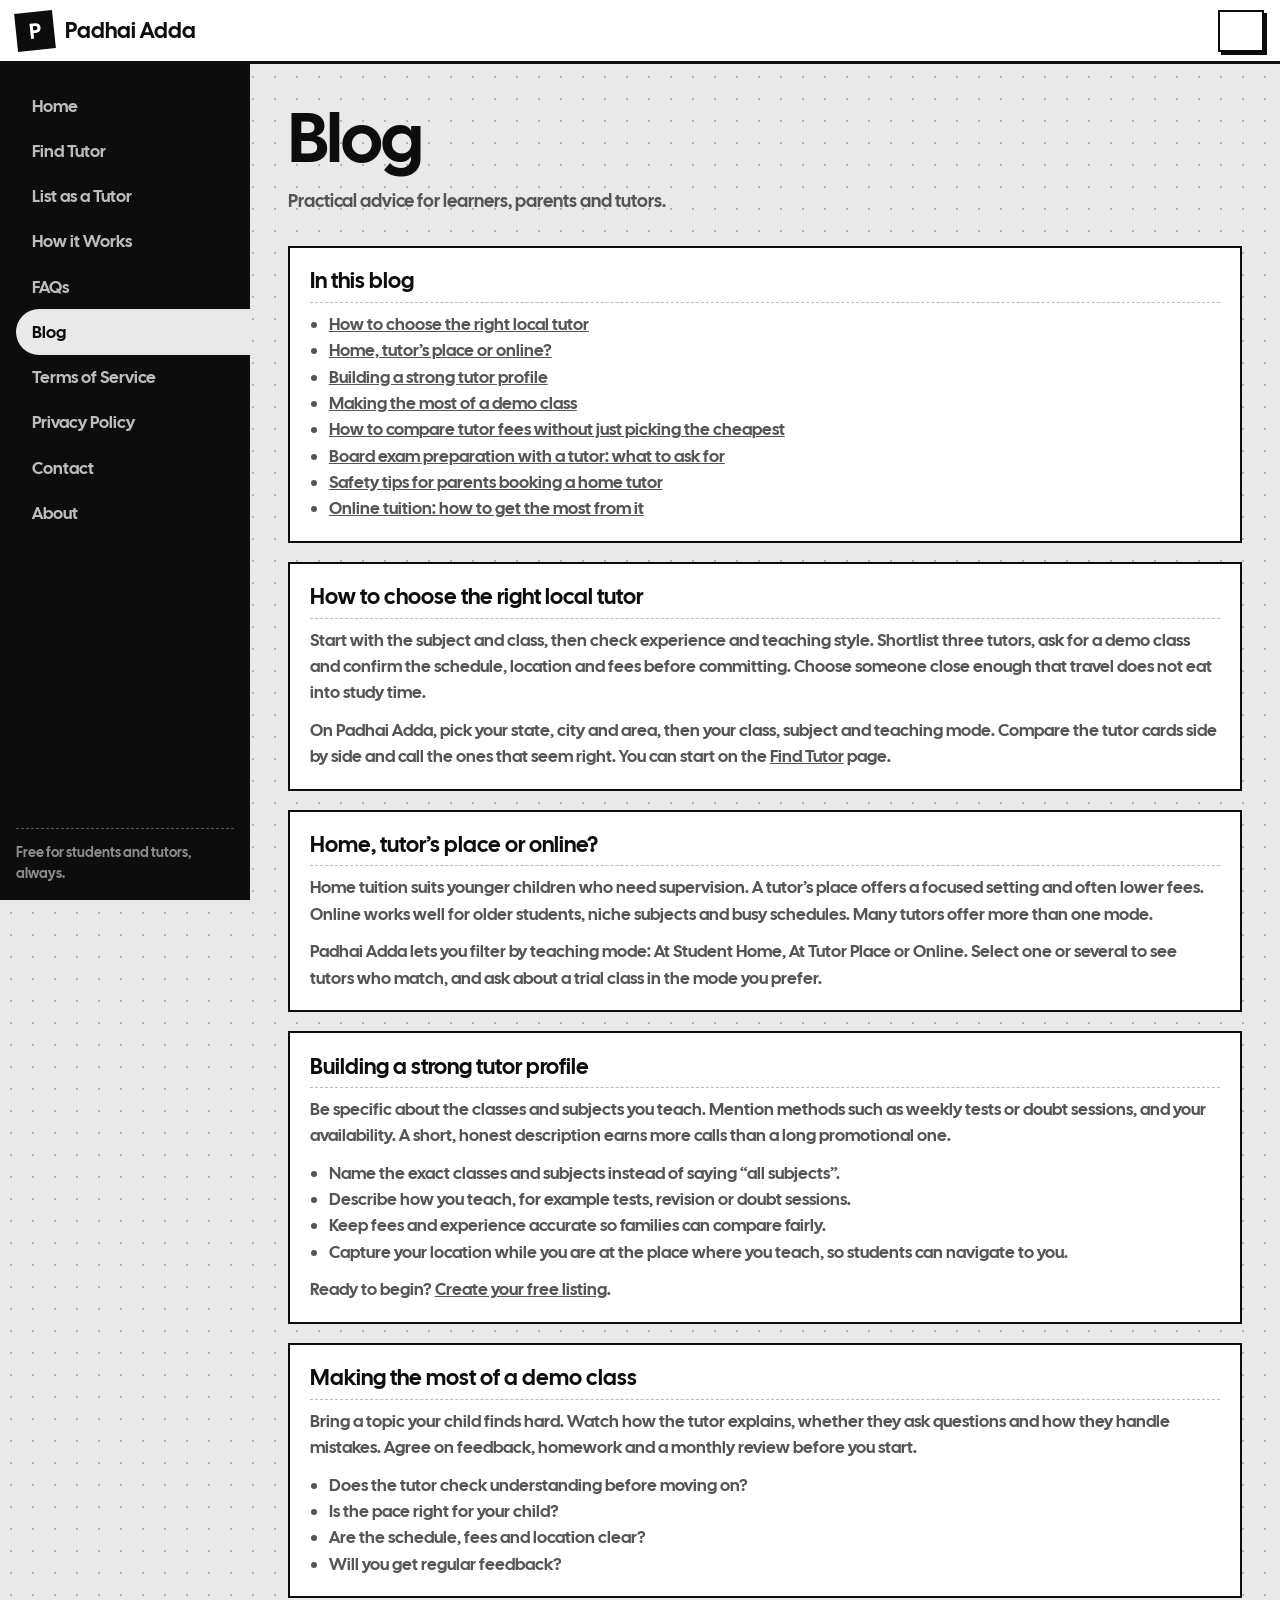
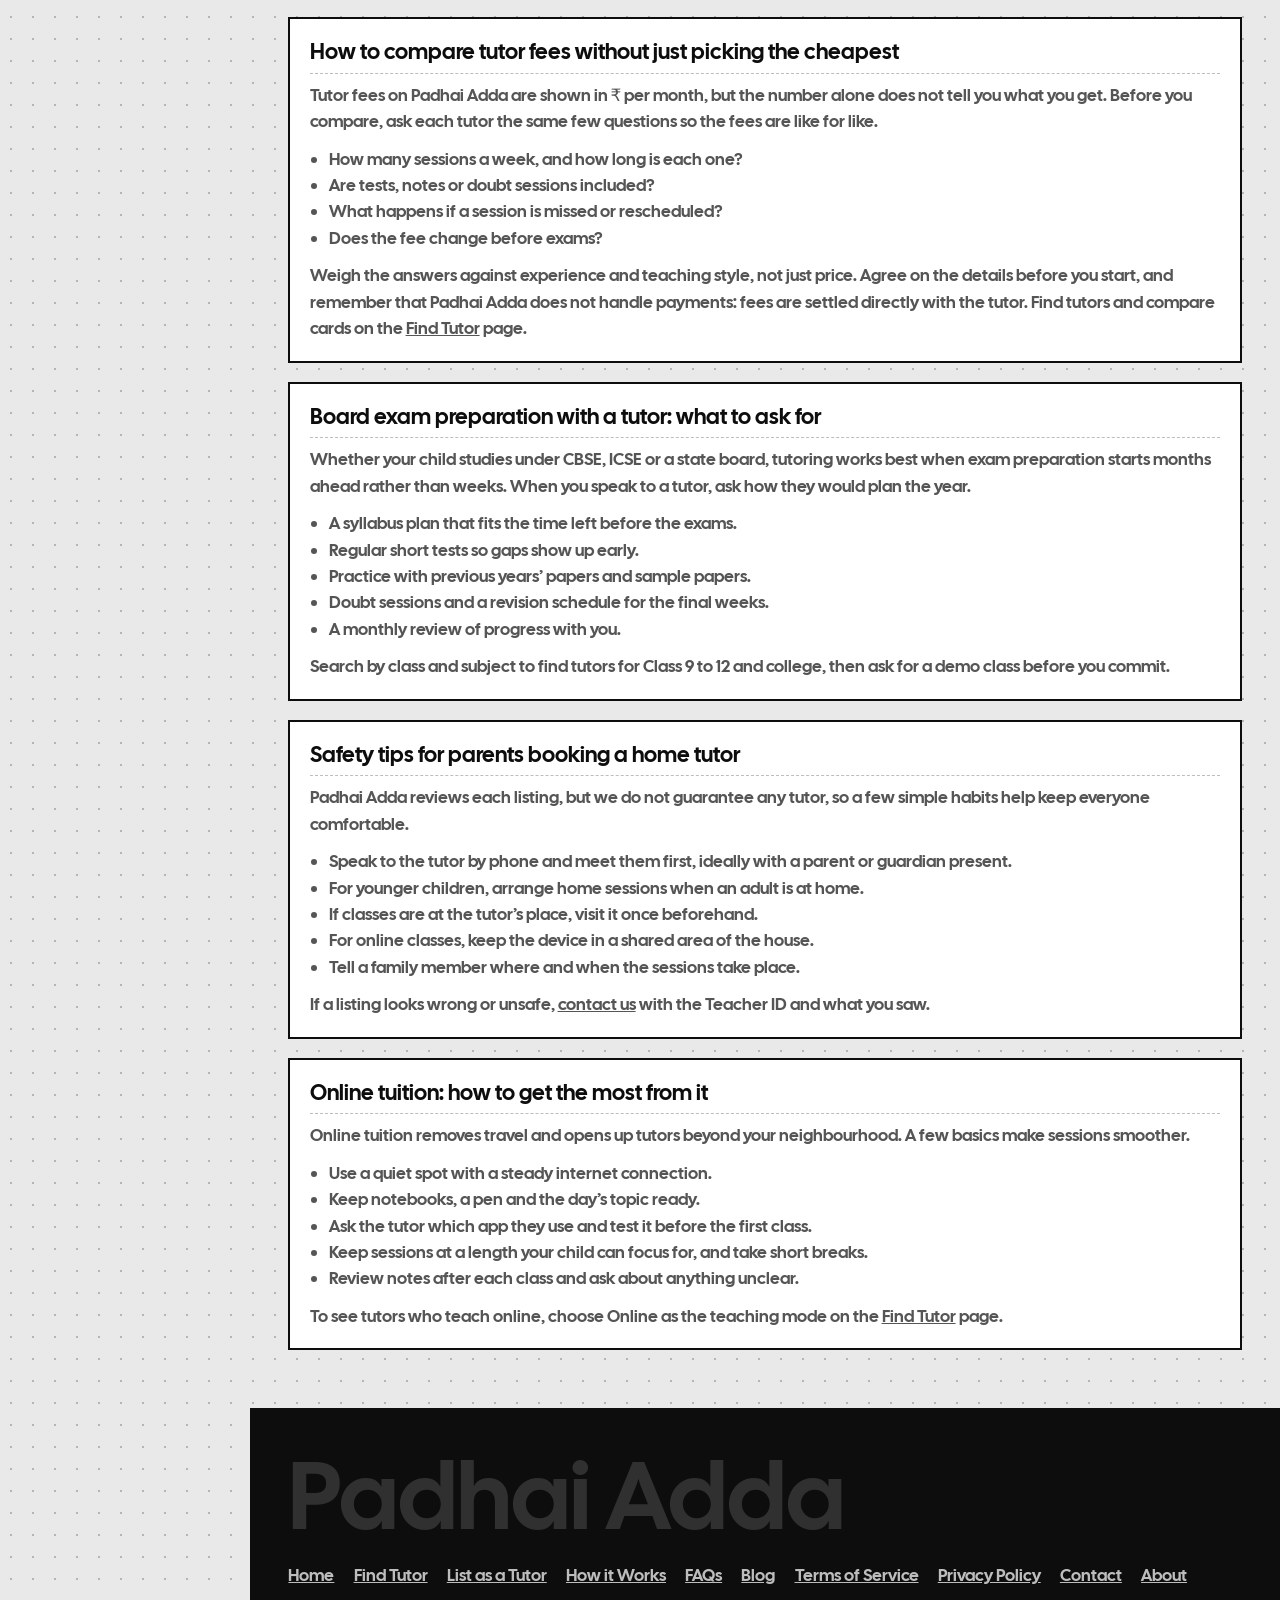
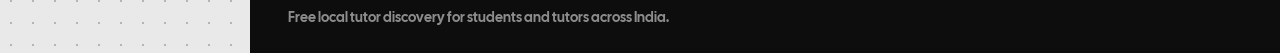
<file: blog.html>
<!DOCTYPE html>
<html lang="en-IN">
<head>
<meta charset="utf-8">
<meta name="viewport" content="width=device-width,initial-scale=1">
<title>Tuition Tips Blog for Parents and Tutors – Padhai Adda</title>
<meta name="description" content="Practical tuition advice for parents and tutors: choosing a local tutor, home vs online tuition, comparing fees, board exam prep, safety and demo classes.">
<meta name="robots" content="index,follow,max-image-preview:large,max-snippet:-1">
<link rel="canonical" href="https://padhai-adda.operates-on.workers.dev/blog">
<link rel="alternate" hreflang="en-IN" href="https://padhai-adda.operates-on.workers.dev/blog">
<link rel="alternate" hreflang="x-default" href="https://padhai-adda.operates-on.workers.dev/blog">
<meta property="og:type" content="website">
<meta property="og:site_name" content="Padhai Adda">
<meta property="og:locale" content="en_IN">
<meta property="og:title" content="Tuition Tips Blog for Parents and Tutors – Padhai Adda">
<meta property="og:description" content="Practical tuition advice for parents and tutors: choosing a local tutor, home vs online tuition, comparing fees, board exam prep, safety and demo classes.">
<meta property="og:url" content="https://padhai-adda.operates-on.workers.dev/blog">
<meta property="og:image" content="https://padhai-adda.operates-on.workers.dev/assets/og-image.png">
<meta property="og:image:width" content="1200">
<meta property="og:image:height" content="630">
<meta property="og:image:alt" content="Padhai Adda – find home tutors near you in India">
<meta name="twitter:card" content="summary_large_image">
<meta name="twitter:title" content="Tuition Tips Blog for Parents and Tutors – Padhai Adda">
<meta name="twitter:description" content="Practical tuition advice for parents and tutors: choosing a local tutor, home vs online tuition, comparing fees, board exam prep, safety and demo classes.">
<meta name="twitter:image" content="https://padhai-adda.operates-on.workers.dev/assets/og-image.png">
<link rel="icon" type="image/png" sizes="48x48" href="/assets/favicon.png">
<link rel="icon" href="/assets/favicon.ico" sizes="any">
<link rel="apple-touch-icon" sizes="180x180" href="/assets/apple-touch-icon.png">
<link rel="manifest" href="/assets/site.webmanifest">
<meta name="theme-color" content="#0d0d0d">
<link rel="preconnect" href="https://fonts.googleapis.com"><link rel="preconnect" href="https://fonts.gstatic.com" crossorigin>
<link rel="stylesheet" href="https://fonts.googleapis.com/css2?family=Cal+Sans&display=swap" media="print" onload="this.media='all'"><noscript><link rel="stylesheet" href="https://fonts.googleapis.com/css2?family=Cal+Sans&display=swap"></noscript>
<link rel="stylesheet" href="style.css">
<script type="application/ld+json">{"@context":"https://schema.org","@graph":[{"@type":"CollectionPage","@id":"https://padhai-adda.operates-on.workers.dev/blog#webpage","url":"https://padhai-adda.operates-on.workers.dev/blog","name":"Tuition Tips Blog for Parents and Tutors – Padhai Adda","description":"Practical tuition advice for parents and tutors: choosing a local tutor, home vs online tuition, comparing fees, board exam prep, safety and demo classes.","inLanguage":"en-IN","isPartOf":{"@id":"https://padhai-adda.operates-on.workers.dev/#website"},"publisher":{"@id":"https://padhai-adda.operates-on.workers.dev/#organization"},"breadcrumb":{"@id":"https://padhai-adda.operates-on.workers.dev/blog#breadcrumb"},"mainEntity":{"@id":"https://padhai-adda.operates-on.workers.dev/blog#blog"}},{"@type":"Blog","@id":"https://padhai-adda.operates-on.workers.dev/blog#blog","name":"Padhai Adda Blog","url":"https://padhai-adda.operates-on.workers.dev/blog","inLanguage":"en-IN","publisher":{"@id":"https://padhai-adda.operates-on.workers.dev/#organization"},"blogPost":[{"@type":"BlogPosting","@id":"https://padhai-adda.operates-on.workers.dev/blog#how-to-choose-a-local-tutor","headline":"How to choose the right local tutor","description":"Start with the subject and class, then check experience and teaching style. Shortlist three tutors, ask for a demo class and confirm the schedule, location and fees before committing. Choose someone close enough that travel does not eat into study time.","url":"https://padhai-adda.operates-on.workers.dev/blog#how-to-choose-a-local-tutor","inLanguage":"en-IN","author":{"@id":"https://padhai-adda.operates-on.workers.dev/#organization"},"publisher":{"@id":"https://padhai-adda.operates-on.workers.dev/#organization"},"mainEntityOfPage":{"@id":"https://padhai-adda.operates-on.workers.dev/blog#webpage"}},{"@type":"BlogPosting","@id":"https://padhai-adda.operates-on.workers.dev/blog#home-tuition-or-online-tuition","headline":"Home, tutor’s place or online?","description":"Home tuition suits younger children who need supervision. A tutor’s place offers a focused setting and often lower fees. Online works well for older students, niche subjects and busy schedules. Many tutors offer more than one mode.","url":"https://padhai-adda.operates-on.workers.dev/blog#home-tuition-or-online-tuition","inLanguage":"en-IN","author":{"@id":"https://padhai-adda.operates-on.workers.dev/#organization"},"publisher":{"@id":"https://padhai-adda.operates-on.workers.dev/#organization"},"mainEntityOfPage":{"@id":"https://padhai-adda.operates-on.workers.dev/blog#webpage"}},{"@type":"BlogPosting","@id":"https://padhai-adda.operates-on.workers.dev/blog#build-a-strong-tutor-profile","headline":"Building a strong tutor profile","description":"Be specific about the classes and subjects you teach. Mention methods such as weekly tests or doubt sessions, and your availability. A short, honest description earns more calls than a long promotional one.","url":"https://padhai-adda.operates-on.workers.dev/blog#build-a-strong-tutor-profile","inLanguage":"en-IN","author":{"@id":"https://padhai-adda.operates-on.workers.dev/#organization"},"publisher":{"@id":"https://padhai-adda.operates-on.workers.dev/#organization"},"mainEntityOfPage":{"@id":"https://padhai-adda.operates-on.workers.dev/blog#webpage"}},{"@type":"BlogPosting","@id":"https://padhai-adda.operates-on.workers.dev/blog#make-the-most-of-a-demo-class","headline":"Making the most of a demo class","description":"Bring a topic your child finds hard. Watch how the tutor explains, whether they ask questions and how they handle mistakes. Agree on feedback, homework and a monthly review before you start.","url":"https://padhai-adda.operates-on.workers.dev/blog#make-the-most-of-a-demo-class","inLanguage":"en-IN","author":{"@id":"https://padhai-adda.operates-on.workers.dev/#organization"},"publisher":{"@id":"https://padhai-adda.operates-on.workers.dev/#organization"},"mainEntityOfPage":{"@id":"https://padhai-adda.operates-on.workers.dev/blog#webpage"}},{"@type":"BlogPosting","@id":"https://padhai-adda.operates-on.workers.dev/blog#compare-tutor-fees","headline":"How to compare tutor fees without just picking the cheapest","description":"Tutor fees on Padhai Adda are shown in ₹ per month, but the number alone does not tell you what you get. Before you compare, ask each tutor the same few questions so the fees are like for like.","url":"https://padhai-adda.operates-on.workers.dev/blog#compare-tutor-fees","inLanguage":"en-IN","author":{"@id":"https://padhai-adda.operates-on.workers.dev/#organization"},"publisher":{"@id":"https://padhai-adda.operates-on.workers.dev/#organization"},"mainEntityOfPage":{"@id":"https://padhai-adda.operates-on.workers.dev/blog#webpage"}},{"@type":"BlogPosting","@id":"https://padhai-adda.operates-on.workers.dev/blog#board-exam-preparation-with-a-tutor","headline":"Board exam preparation with a tutor: what to ask for","description":"Whether your child studies under CBSE, ICSE or a state board, tutoring works best when exam preparation starts months ahead rather than weeks. When you speak to a tutor, ask how they would plan the year.","url":"https://padhai-adda.operates-on.workers.dev/blog#board-exam-preparation-with-a-tutor","inLanguage":"en-IN","author":{"@id":"https://padhai-adda.operates-on.workers.dev/#organization"},"publisher":{"@id":"https://padhai-adda.operates-on.workers.dev/#organization"},"mainEntityOfPage":{"@id":"https://padhai-adda.operates-on.workers.dev/blog#webpage"}},{"@type":"BlogPosting","@id":"https://padhai-adda.operates-on.workers.dev/blog#safety-tips-for-home-tuition","headline":"Safety tips for parents booking a home tutor","description":"Padhai Adda reviews each listing, but we do not guarantee any tutor, so a few simple habits help keep everyone comfortable.","url":"https://padhai-adda.operates-on.workers.dev/blog#safety-tips-for-home-tuition","inLanguage":"en-IN","author":{"@id":"https://padhai-adda.operates-on.workers.dev/#organization"},"publisher":{"@id":"https://padhai-adda.operates-on.workers.dev/#organization"},"mainEntityOfPage":{"@id":"https://padhai-adda.operates-on.workers.dev/blog#webpage"}},{"@type":"BlogPosting","@id":"https://padhai-adda.operates-on.workers.dev/blog#online-tuition-tips","headline":"Online tuition: how to get the most from it","description":"Online tuition removes travel and opens up tutors beyond your neighbourhood. A few basics make sessions smoother.","url":"https://padhai-adda.operates-on.workers.dev/blog#online-tuition-tips","inLanguage":"en-IN","author":{"@id":"https://padhai-adda.operates-on.workers.dev/#organization"},"publisher":{"@id":"https://padhai-adda.operates-on.workers.dev/#organization"},"mainEntityOfPage":{"@id":"https://padhai-adda.operates-on.workers.dev/blog#webpage"}}]},{"@type":"BreadcrumbList","@id":"https://padhai-adda.operates-on.workers.dev/blog#breadcrumb","itemListElement":[{"@type":"ListItem","position":1,"name":"Home","item":"https://padhai-adda.operates-on.workers.dev/"},{"@type":"ListItem","position":2,"name":"Blog","item":"https://padhai-adda.operates-on.workers.dev/blog"}]}]}</script>
</head>
<body data-page="blog">
<header class="top"><a class="logo" href="/" aria-label="Padhai Adda – Home"><i>P</i>Padhai Adda</a>
<button class="menu" id="menu" type="button" aria-label="Toggle menu"><span></span><span></span><span></span></button></header>
<aside><nav id="nav" aria-label="Pages"><a href="/">Home</a><a href="/find-tutor">Find Tutor</a><a href="/list-as-tutor">List as a Tutor</a><a href="/how-it-works">How it Works</a><a href="/faqs">FAQs</a><a href="/blog" class="on" aria-current="page">Blog</a><a href="/terms-of-service">Terms of Service</a><a href="/privacy-policy">Privacy Policy</a><a href="/contact">Contact</a><a href="/about">About</a></nav><p class="note">Free for students and tutors, always.</p></aside>
<div class="wrap"><main id="main"><div class="ph"><h1>Blog</h1><p>Practical advice for learners, parents and tutors.</p></div><article class="card" style="margin-bottom:1.2rem"><h2 style="font-size:1.4rem;line-height:1.25;padding-bottom:.4rem;margin-bottom:.5rem;border-bottom:1px dashed var(--l);scroll-margin-top:84px">In this blog</h2><ul style="padding-left:1.2rem"><li><a href="#how-to-choose-a-local-tutor">How to choose the right local tutor</a></li><li><a href="#home-tuition-or-online-tuition">Home, tutor’s place or online?</a></li><li><a href="#build-a-strong-tutor-profile">Building a strong tutor profile</a></li><li><a href="#make-the-most-of-a-demo-class">Making the most of a demo class</a></li><li><a href="#compare-tutor-fees">How to compare tutor fees without just picking the cheapest</a></li><li><a href="#board-exam-preparation-with-a-tutor">Board exam preparation with a tutor: what to ask for</a></li><li><a href="#safety-tips-for-home-tuition">Safety tips for parents booking a home tutor</a></li><li><a href="#online-tuition-tips">Online tuition: how to get the most from it</a></li></ul></article><article class="card" id="how-to-choose-a-local-tutor" style="margin-bottom:1.2rem"><h2 style="font-size:1.4rem;line-height:1.25;padding-bottom:.4rem;margin-bottom:.5rem;border-bottom:1px dashed var(--l);scroll-margin-top:84px">How to choose the right local tutor</h2><p>Start with the subject and class, then check experience and teaching style. Shortlist three tutors, ask for a demo class and confirm the schedule, location and fees before committing. Choose someone close enough that travel does not eat into study time.</p><p style="margin-top:.7rem">On Padhai Adda, pick your state, city and area, then your class, subject and teaching mode. Compare the tutor cards side by side and call the ones that seem right. You can start on the <a href="/find-tutor">Find Tutor</a> page.</p></article><article class="card" id="home-tuition-or-online-tuition" style="margin-bottom:1.2rem"><h2 style="font-size:1.4rem;line-height:1.25;padding-bottom:.4rem;margin-bottom:.5rem;border-bottom:1px dashed var(--l);scroll-margin-top:84px">Home, tutor’s place or online?</h2><p>Home tuition suits younger children who need supervision. A tutor’s place offers a focused setting and often lower fees. Online works well for older students, niche subjects and busy schedules. Many tutors offer more than one mode.</p><p style="margin-top:.7rem">Padhai Adda lets you filter by teaching mode: At Student Home, At Tutor Place or Online. Select one or several to see tutors who match, and ask about a trial class in the mode you prefer.</p></article><article class="card" id="build-a-strong-tutor-profile" style="margin-bottom:1.2rem"><h2 style="font-size:1.4rem;line-height:1.25;padding-bottom:.4rem;margin-bottom:.5rem;border-bottom:1px dashed var(--l);scroll-margin-top:84px">Building a strong tutor profile</h2><p>Be specific about the classes and subjects you teach. Mention methods such as weekly tests or doubt sessions, and your availability. A short, honest description earns more calls than a long promotional one.</p><ul style="padding-left:1.2rem;margin-top:.7rem"><li>Name the exact classes and subjects instead of saying “all subjects”.</li><li>Describe how you teach, for example tests, revision or doubt sessions.</li><li>Keep fees and experience accurate so families can compare fairly.</li><li>Capture your location while you are at the place where you teach, so students can navigate to you.</li></ul><p style="margin-top:.7rem">Ready to begin? <a href="/list-as-tutor">Create your free listing</a>.</p></article><article class="card" id="make-the-most-of-a-demo-class" style="margin-bottom:1.2rem"><h2 style="font-size:1.4rem;line-height:1.25;padding-bottom:.4rem;margin-bottom:.5rem;border-bottom:1px dashed var(--l);scroll-margin-top:84px">Making the most of a demo class</h2><p>Bring a topic your child finds hard. Watch how the tutor explains, whether they ask questions and how they handle mistakes. Agree on feedback, homework and a monthly review before you start.</p><ul style="padding-left:1.2rem;margin-top:.7rem"><li>Does the tutor check understanding before moving on?</li><li>Is the pace right for your child?</li><li>Are the schedule, fees and location clear?</li><li>Will you get regular feedback?</li></ul></article><article class="card" id="compare-tutor-fees" style="margin-bottom:1.2rem"><h2 style="font-size:1.4rem;line-height:1.25;padding-bottom:.4rem;margin-bottom:.5rem;border-bottom:1px dashed var(--l);scroll-margin-top:84px">How to compare tutor fees without just picking the cheapest</h2><p>Tutor fees on Padhai Adda are shown in ₹ per month, but the number alone does not tell you what you get. Before you compare, ask each tutor the same few questions so the fees are like for like.</p><ul style="padding-left:1.2rem;margin-top:.7rem"><li>How many sessions a week, and how long is each one?</li><li>Are tests, notes or doubt sessions included?</li><li>What happens if a session is missed or rescheduled?</li><li>Does the fee change before exams?</li></ul><p style="margin-top:.7rem">Weigh the answers against experience and teaching style, not just price. Agree on the details before you start, and remember that Padhai Adda does not handle payments: fees are settled directly with the tutor. Find tutors and compare cards on the <a href="/find-tutor">Find Tutor</a> page.</p></article><article class="card" id="board-exam-preparation-with-a-tutor" style="margin-bottom:1.2rem"><h2 style="font-size:1.4rem;line-height:1.25;padding-bottom:.4rem;margin-bottom:.5rem;border-bottom:1px dashed var(--l);scroll-margin-top:84px">Board exam preparation with a tutor: what to ask for</h2><p>Whether your child studies under CBSE, ICSE or a state board, tutoring works best when exam preparation starts months ahead rather than weeks. When you speak to a tutor, ask how they would plan the year.</p><ul style="padding-left:1.2rem;margin-top:.7rem"><li>A syllabus plan that fits the time left before the exams.</li><li>Regular short tests so gaps show up early.</li><li>Practice with previous years’ papers and sample papers.</li><li>Doubt sessions and a revision schedule for the final weeks.</li><li>A monthly review of progress with you.</li></ul><p style="margin-top:.7rem">Search by class and subject to find tutors for Class 9 to 12 and college, then ask for a demo class before you commit.</p></article><article class="card" id="safety-tips-for-home-tuition" style="margin-bottom:1.2rem"><h2 style="font-size:1.4rem;line-height:1.25;padding-bottom:.4rem;margin-bottom:.5rem;border-bottom:1px dashed var(--l);scroll-margin-top:84px">Safety tips for parents booking a home tutor</h2><p>Padhai Adda reviews each listing, but we do not guarantee any tutor, so a few simple habits help keep everyone comfortable.</p><ul style="padding-left:1.2rem;margin-top:.7rem"><li>Speak to the tutor by phone and meet them first, ideally with a parent or guardian present.</li><li>For younger children, arrange home sessions when an adult is at home.</li><li>If classes are at the tutor’s place, visit it once beforehand.</li><li>For online classes, keep the device in a shared area of the house.</li><li>Tell a family member where and when the sessions take place.</li></ul><p style="margin-top:.7rem">If a listing looks wrong or unsafe, <a href="/contact">contact us</a> with the Teacher ID and what you saw.</p></article><article class="card" id="online-tuition-tips" style="margin-bottom:1.2rem"><h2 style="font-size:1.4rem;line-height:1.25;padding-bottom:.4rem;margin-bottom:.5rem;border-bottom:1px dashed var(--l);scroll-margin-top:84px">Online tuition: how to get the most from it</h2><p>Online tuition removes travel and opens up tutors beyond your neighbourhood. A few basics make sessions smoother.</p><ul style="padding-left:1.2rem;margin-top:.7rem"><li>Use a quiet spot with a steady internet connection.</li><li>Keep notebooks, a pen and the day’s topic ready.</li><li>Ask the tutor which app they use and test it before the first class.</li><li>Keep sessions at a length your child can focus for, and take short breaks.</li><li>Review notes after each class and ask about anything unclear.</li></ul><p style="margin-top:.7rem">To see tutors who teach online, choose Online as the teaching mode on the <a href="/find-tutor">Find Tutor</a> page.</p></article></main>
<footer><div class="wm">Padhai Adda</div><div id="fnav"><a href="/">Home</a><a href="/find-tutor">Find Tutor</a><a href="/list-as-tutor">List as a Tutor</a><a href="/how-it-works">How it Works</a><a href="/faqs">FAQs</a><a href="/blog">Blog</a><a href="/terms-of-service">Terms of Service</a><a href="/privacy-policy">Privacy Policy</a><a href="/contact">Contact</a><a href="/about">About</a></div><small>Free local tutor discovery for students and tutors across India.</small></footer></div>
<script src="app.js"></script>
</body>
</html>
</file>
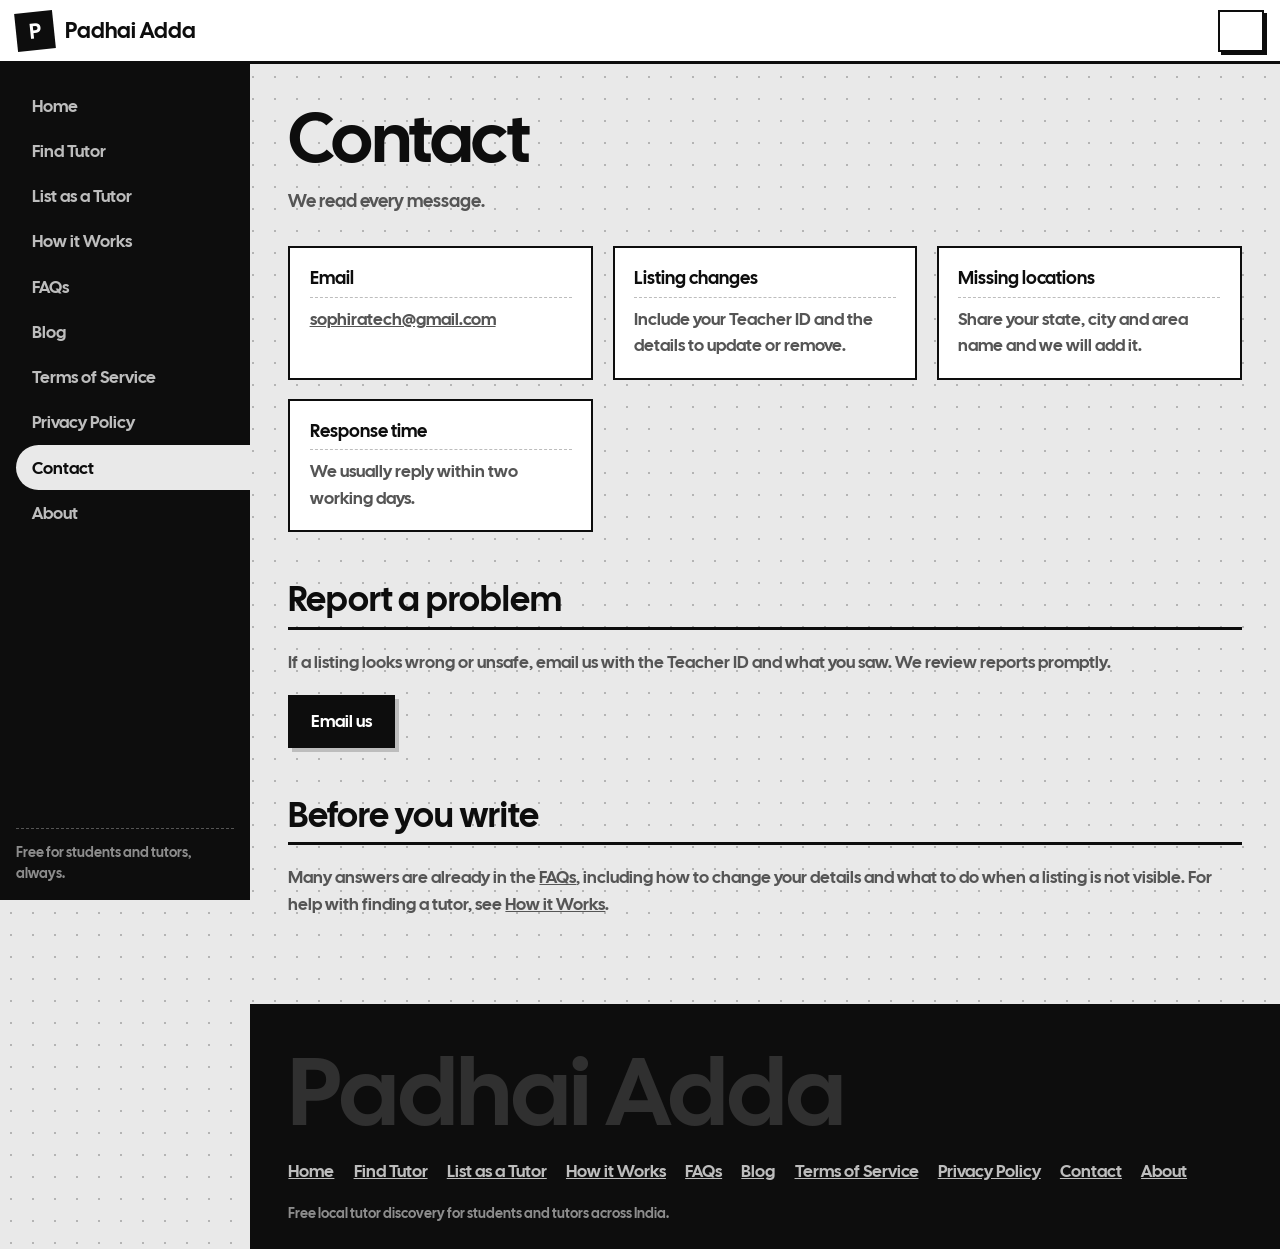
<file: contact.html>
<!DOCTYPE html>
<html lang="en-IN">
<head>
<meta charset="utf-8">
<meta name="viewport" content="width=device-width,initial-scale=1">
<title>Contact Padhai Adda – Update a Listing or Report an Issue</title>
<meta name="description" content="Contact the Padhai Adda team to update a listing, report a problem or request a missing city or area. We usually reply within two working days.">
<meta name="robots" content="index,follow,max-image-preview:large,max-snippet:-1">
<link rel="canonical" href="https://padhai-adda.operates-on.workers.dev/contact">
<link rel="alternate" hreflang="en-IN" href="https://padhai-adda.operates-on.workers.dev/contact">
<link rel="alternate" hreflang="x-default" href="https://padhai-adda.operates-on.workers.dev/contact">
<meta property="og:type" content="website">
<meta property="og:site_name" content="Padhai Adda">
<meta property="og:locale" content="en_IN">
<meta property="og:title" content="Contact Padhai Adda – Update a Listing or Report an Issue">
<meta property="og:description" content="Contact the Padhai Adda team to update a listing, report a problem or request a missing city or area. We usually reply within two working days.">
<meta property="og:url" content="https://padhai-adda.operates-on.workers.dev/contact">
<meta property="og:image" content="https://padhai-adda.operates-on.workers.dev/assets/og-image.png">
<meta property="og:image:width" content="1200">
<meta property="og:image:height" content="630">
<meta property="og:image:alt" content="Padhai Adda – find home tutors near you in India">
<meta name="twitter:card" content="summary_large_image">
<meta name="twitter:title" content="Contact Padhai Adda – Update a Listing or Report an Issue">
<meta name="twitter:description" content="Contact the Padhai Adda team to update a listing, report a problem or request a missing city or area. We usually reply within two working days.">
<meta name="twitter:image" content="https://padhai-adda.operates-on.workers.dev/assets/og-image.png">
<link rel="icon" type="image/png" sizes="48x48" href="/assets/favicon.png">
<link rel="icon" href="/assets/favicon.ico" sizes="any">
<link rel="apple-touch-icon" sizes="180x180" href="/assets/apple-touch-icon.png">
<link rel="manifest" href="/assets/site.webmanifest">
<meta name="theme-color" content="#0d0d0d">
<link rel="preconnect" href="https://fonts.googleapis.com"><link rel="preconnect" href="https://fonts.gstatic.com" crossorigin>
<link rel="stylesheet" href="https://fonts.googleapis.com/css2?family=Cal+Sans&display=swap" media="print" onload="this.media='all'"><noscript><link rel="stylesheet" href="https://fonts.googleapis.com/css2?family=Cal+Sans&display=swap"></noscript>
<link rel="stylesheet" href="style.css">
<script type="application/ld+json">{"@context":"https://schema.org","@graph":[{"@type":"ContactPage","@id":"https://padhai-adda.operates-on.workers.dev/contact#webpage","url":"https://padhai-adda.operates-on.workers.dev/contact","name":"Contact Padhai Adda – Update a Listing or Report an Issue","description":"Contact the Padhai Adda team to update a listing, report a problem or request a missing city or area. We usually reply within two working days.","inLanguage":"en-IN","isPartOf":{"@id":"https://padhai-adda.operates-on.workers.dev/#website"},"publisher":{"@id":"https://padhai-adda.operates-on.workers.dev/#organization"},"breadcrumb":{"@id":"https://padhai-adda.operates-on.workers.dev/contact#breadcrumb"},"about":{"@id":"https://padhai-adda.operates-on.workers.dev/#organization"}},{"@type":"BreadcrumbList","@id":"https://padhai-adda.operates-on.workers.dev/contact#breadcrumb","itemListElement":[{"@type":"ListItem","position":1,"name":"Home","item":"https://padhai-adda.operates-on.workers.dev/"},{"@type":"ListItem","position":2,"name":"Contact","item":"https://padhai-adda.operates-on.workers.dev/contact"}]}]}</script>
</head>
<body data-page="contact">
<header class="top"><a class="logo" href="/" aria-label="Padhai Adda – Home"><i>P</i>Padhai Adda</a>
<button class="menu" id="menu" type="button" aria-label="Toggle menu"><span></span><span></span><span></span></button></header>
<aside><nav id="nav" aria-label="Pages"><a href="/">Home</a><a href="/find-tutor">Find Tutor</a><a href="/list-as-tutor">List as a Tutor</a><a href="/how-it-works">How it Works</a><a href="/faqs">FAQs</a><a href="/blog">Blog</a><a href="/terms-of-service">Terms of Service</a><a href="/privacy-policy">Privacy Policy</a><a href="/contact" class="on" aria-current="page">Contact</a><a href="/about">About</a></nav><p class="note">Free for students and tutors, always.</p></aside>
<div class="wrap"><main id="main"><div class="ph"><h1>Contact</h1><p>We read every message.</p></div><div class="grid"><article class="card"><h2 style="font-size:1.15rem;line-height:1.25;padding-bottom:.4rem;margin-bottom:.5rem;border-bottom:1px dashed var(--l)">Email</h2><p><a href="mailto:sophiratech@gmail.com">sophiratech@gmail.com</a></p></article><article class="card"><h2 style="font-size:1.15rem;line-height:1.25;padding-bottom:.4rem;margin-bottom:.5rem;border-bottom:1px dashed var(--l)">Listing changes</h2><p>Include your Teacher ID and the details to update or remove.</p></article><article class="card"><h2 style="font-size:1.15rem;line-height:1.25;padding-bottom:.4rem;margin-bottom:.5rem;border-bottom:1px dashed var(--l)">Missing locations</h2><p>Share your state, city and area name and we will add it.</p></article><article class="card"><h2 style="font-size:1.15rem;line-height:1.25;padding-bottom:.4rem;margin-bottom:.5rem;border-bottom:1px dashed var(--l)">Response time</h2><p>We usually reply within two working days.</p></article></div><section class="sec"><h2>Report a problem</h2><p>If a listing looks wrong or unsafe, email us with the Teacher ID and what you saw. We review reports promptly.</p><div class="cta"><a class="btn" href="mailto:sophiratech@gmail.com">Email us</a></div></section><section class="sec"><h2>Before you write</h2><p>Many answers are already in the <a href="/faqs">FAQs</a>, including how to change your details and what to do when a listing is not visible. For help with finding a tutor, see <a href="/how-it-works">How it Works</a>.</p></section></main>
<footer><div class="wm">Padhai Adda</div><div id="fnav"><a href="/">Home</a><a href="/find-tutor">Find Tutor</a><a href="/list-as-tutor">List as a Tutor</a><a href="/how-it-works">How it Works</a><a href="/faqs">FAQs</a><a href="/blog">Blog</a><a href="/terms-of-service">Terms of Service</a><a href="/privacy-policy">Privacy Policy</a><a href="/contact">Contact</a><a href="/about">About</a></div><small>Free local tutor discovery for students and tutors across India.</small></footer></div>
<script src="app.js"></script>
</body>
</html>
</file>
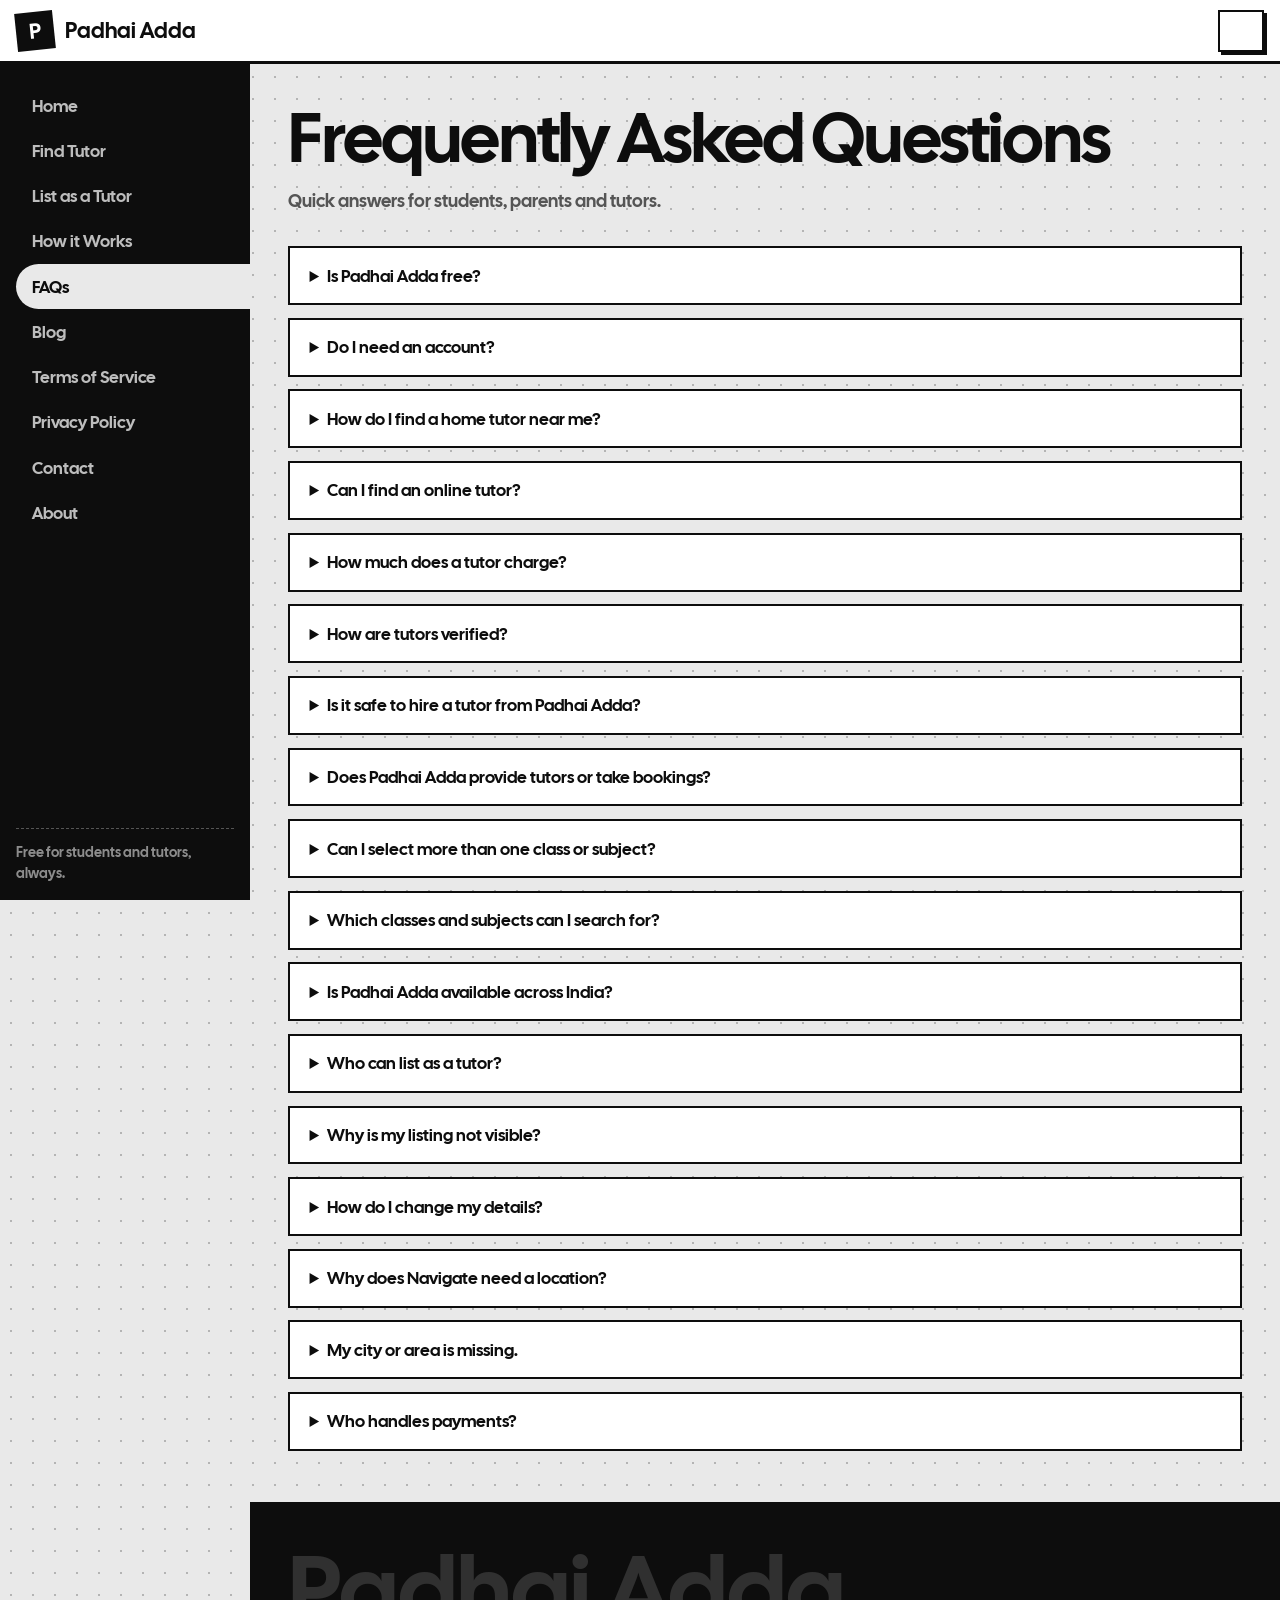
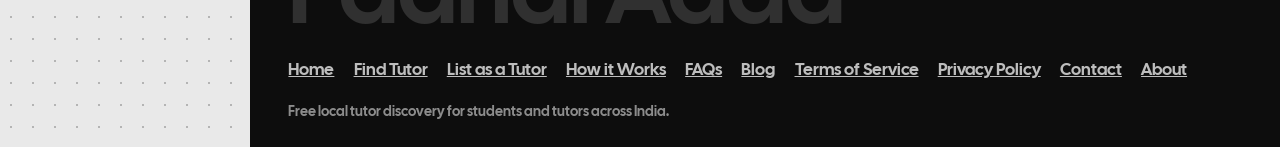
<file: faqs.html>
<!DOCTYPE html>
<html lang="en-IN">
<head>
<meta charset="utf-8">
<meta name="viewport" content="width=device-width,initial-scale=1">
<title>FAQs: Finding and Listing Tutors – Padhai Adda</title>
<meta name="description" content="Answers about Padhai Adda: finding a tutor near you, online tutors, fees, listing for free, tutor reviews, payments and missing cities or areas.">
<meta name="robots" content="index,follow,max-image-preview:large,max-snippet:-1">
<link rel="canonical" href="https://padhai-adda.operates-on.workers.dev/faqs">
<link rel="alternate" hreflang="en-IN" href="https://padhai-adda.operates-on.workers.dev/faqs">
<link rel="alternate" hreflang="x-default" href="https://padhai-adda.operates-on.workers.dev/faqs">
<meta property="og:type" content="website">
<meta property="og:site_name" content="Padhai Adda">
<meta property="og:locale" content="en_IN">
<meta property="og:title" content="FAQs: Finding and Listing Tutors – Padhai Adda">
<meta property="og:description" content="Answers about Padhai Adda: finding a tutor near you, online tutors, fees, listing for free, tutor reviews, payments and missing cities or areas.">
<meta property="og:url" content="https://padhai-adda.operates-on.workers.dev/faqs">
<meta property="og:image" content="https://padhai-adda.operates-on.workers.dev/assets/og-image.png">
<meta property="og:image:width" content="1200">
<meta property="og:image:height" content="630">
<meta property="og:image:alt" content="Padhai Adda – find home tutors near you in India">
<meta name="twitter:card" content="summary_large_image">
<meta name="twitter:title" content="FAQs: Finding and Listing Tutors – Padhai Adda">
<meta name="twitter:description" content="Answers about Padhai Adda: finding a tutor near you, online tutors, fees, listing for free, tutor reviews, payments and missing cities or areas.">
<meta name="twitter:image" content="https://padhai-adda.operates-on.workers.dev/assets/og-image.png">
<link rel="icon" type="image/png" sizes="48x48" href="/assets/favicon.png">
<link rel="icon" href="/assets/favicon.ico" sizes="any">
<link rel="apple-touch-icon" sizes="180x180" href="/assets/apple-touch-icon.png">
<link rel="manifest" href="/assets/site.webmanifest">
<meta name="theme-color" content="#0d0d0d">
<link rel="preconnect" href="https://fonts.googleapis.com"><link rel="preconnect" href="https://fonts.gstatic.com" crossorigin>
<link rel="stylesheet" href="https://fonts.googleapis.com/css2?family=Cal+Sans&display=swap" media="print" onload="this.media='all'"><noscript><link rel="stylesheet" href="https://fonts.googleapis.com/css2?family=Cal+Sans&display=swap"></noscript>
<link rel="stylesheet" href="style.css">
<script type="application/ld+json">{"@context":"https://schema.org","@graph":[{"@type":"FAQPage","@id":"https://padhai-adda.operates-on.workers.dev/faqs#webpage","url":"https://padhai-adda.operates-on.workers.dev/faqs","name":"FAQs: Finding and Listing Tutors – Padhai Adda","description":"Answers about Padhai Adda: finding a tutor near you, online tutors, fees, listing for free, tutor reviews, payments and missing cities or areas.","inLanguage":"en-IN","isPartOf":{"@id":"https://padhai-adda.operates-on.workers.dev/#website"},"publisher":{"@id":"https://padhai-adda.operates-on.workers.dev/#organization"},"breadcrumb":{"@id":"https://padhai-adda.operates-on.workers.dev/faqs#breadcrumb"},"mainEntity":[{"@type":"Question","name":"Is Padhai Adda free?","acceptedAnswer":{"@type":"Answer","text":"Yes. Searching and listing are free, and we charge no commission."}},{"@type":"Question","name":"Do I need an account?","acceptedAnswer":{"@type":"Answer","text":"No. Students search without signing up. Tutors fill one form."}},{"@type":"Question","name":"How do I find a home tutor near me?","acceptedAnswer":{"@type":"Answer","text":"Open Find Tutor, choose your state, city and area, then pick the class, subject and teaching mode (At Student Home, At Tutor Place or Online). The tutor cards show fees, experience and qualifications, with Call and Navigate buttons."}},{"@type":"Question","name":"Can I find an online tutor?","acceptedAnswer":{"@type":"Answer","text":"Yes. Choose Online under Teaching Mode. You can select Online along with the other modes to see more tutors."}},{"@type":"Question","name":"How much does a tutor charge?","acceptedAnswer":{"@type":"Answer","text":"Each tutor sets their own fee, shown in ₹ per month on the card. Padhai Adda does not set or collect fees, so confirm the schedule and fees with the tutor before you begin. See our guide to comparing tutor fees."}},{"@type":"Question","name":"How are tutors verified?","acceptedAnswer":{"@type":"Answer","text":"Our team reviews each submission for completeness and quality. We recommend you also meet the tutor and ask for a demo class."}},{"@type":"Question","name":"Is it safe to hire a tutor from Padhai Adda?","acceptedAnswer":{"@type":"Answer","text":"Our team reviews each listing, but we do not guarantee any tutor. Meet the tutor first, ask for a demo class and, for younger children, arrange sessions where a parent or guardian is present. Read our safety tips for home tuition."}},{"@type":"Question","name":"Does Padhai Adda provide tutors or take bookings?","acceptedAnswer":{"@type":"Answer","text":"No. Padhai Adda is a directory. You contact the tutor directly by phone and agree on schedule, fees and location with them."}},{"@type":"Question","name":"Can I select more than one class or subject?","acceptedAnswer":{"@type":"Answer","text":"Yes. Every filter allows one, several or all options."}},{"@type":"Question","name":"Which classes and subjects can I search for?","acceptedAnswer":{"@type":"Answer","text":"You can filter by class and subject using the options in the search form. The lists are maintained by our team and grow as new areas join. If something is missing, contact us."}},{"@type":"Question","name":"Is Padhai Adda available across India?","acceptedAnswer":{"@type":"Answer","text":"Padhai Adda is built for students and tutors across India. Tutors appear only where listings have been approved, so if you cannot find your city or area, tell us and we will add it."}},{"@type":"Question","name":"Who can list as a tutor?","acceptedAnswer":{"@type":"Answer","text":"Anyone aged 18 or older can create a listing, as set out in our Terms of Service. Start on the List as a Tutor page."}},{"@type":"Question","name":"Why is my listing not visible?","acceptedAnswer":{"@type":"Answer","text":"It may be awaiting review, or its status is Inactive. Inactive profiles are saved but hidden."}},{"@type":"Question","name":"How do I change my details?","acceptedAnswer":{"@type":"Answer","text":"Email sophiratech@gmail.com with your Teacher ID and the changes you need."}},{"@type":"Question","name":"Why does Navigate need a location?","acceptedAnswer":{"@type":"Answer","text":"Tutors capture their teaching location once. Navigate opens it in Google Maps."}},{"@type":"Question","name":"My city or area is missing.","acceptedAnswer":{"@type":"Answer","text":"Tell us through the contact page and we will add it."}},{"@type":"Question","name":"Who handles payments?","acceptedAnswer":{"@type":"Answer","text":"Fees are agreed directly between tutor and student. Padhai Adda does not handle payments."}}]},{"@type":"BreadcrumbList","@id":"https://padhai-adda.operates-on.workers.dev/faqs#breadcrumb","itemListElement":[{"@type":"ListItem","position":1,"name":"Home","item":"https://padhai-adda.operates-on.workers.dev/"},{"@type":"ListItem","position":2,"name":"FAQs","item":"https://padhai-adda.operates-on.workers.dev/faqs"}]}]}</script>
</head>
<body data-page="faq">
<header class="top"><a class="logo" href="/" aria-label="Padhai Adda – Home"><i>P</i>Padhai Adda</a>
<button class="menu" id="menu" type="button" aria-label="Toggle menu"><span></span><span></span><span></span></button></header>
<aside><nav id="nav" aria-label="Pages"><a href="/">Home</a><a href="/find-tutor">Find Tutor</a><a href="/list-as-tutor">List as a Tutor</a><a href="/how-it-works">How it Works</a><a href="/faqs" class="on" aria-current="page">FAQs</a><a href="/blog">Blog</a><a href="/terms-of-service">Terms of Service</a><a href="/privacy-policy">Privacy Policy</a><a href="/contact">Contact</a><a href="/about">About</a></nav><p class="note">Free for students and tutors, always.</p></aside>
<div class="wrap"><main id="main"><div class="ph"><h1>Frequently Asked Questions</h1><p>Quick answers for students, parents and tutors.</p></div><details><summary>Is Padhai Adda free?</summary><p>Yes. Searching and listing are free, and we charge no commission.</p></details><details><summary>Do I need an account?</summary><p>No. Students search without signing up. Tutors fill one form.</p></details><details><summary>How do I find a home tutor near me?</summary><p>Open <a href="/find-tutor">Find Tutor</a>, choose your state, city and area, then pick the class, subject and teaching mode (At Student Home, At Tutor Place or Online). The tutor cards show fees, experience and qualifications, with Call and Navigate buttons.</p></details><details><summary>Can I find an online tutor?</summary><p>Yes. Choose Online under Teaching Mode. You can select Online along with the other modes to see more tutors.</p></details><details><summary>How much does a tutor charge?</summary><p>Each tutor sets their own fee, shown in ₹ per month on the card. Padhai Adda does not set or collect fees, so confirm the schedule and fees with the tutor before you begin. See our guide to <a href="/blog#compare-tutor-fees">comparing tutor fees</a>.</p></details><details><summary>How are tutors verified?</summary><p>Our team reviews each submission for completeness and quality. We recommend you also meet the tutor and ask for a demo class.</p></details><details><summary>Is it safe to hire a tutor from Padhai Adda?</summary><p>Our team reviews each listing, but we do not guarantee any tutor. Meet the tutor first, ask for a demo class and, for younger children, arrange sessions where a parent or guardian is present. Read our <a href="/blog#safety-tips-for-home-tuition">safety tips for home tuition</a>.</p></details><details><summary>Does Padhai Adda provide tutors or take bookings?</summary><p>No. Padhai Adda is a directory. You contact the tutor directly by phone and agree on schedule, fees and location with them.</p></details><details><summary>Can I select more than one class or subject?</summary><p>Yes. Every filter allows one, several or all options.</p></details><details><summary>Which classes and subjects can I search for?</summary><p>You can filter by class and subject using the options in the search form. The lists are maintained by our team and grow as new areas join. If something is missing, <a href="/contact">contact us</a>.</p></details><details><summary>Is Padhai Adda available across India?</summary><p>Padhai Adda is built for students and tutors across India. Tutors appear only where listings have been approved, so if you cannot find your city or area, tell us and we will add it.</p></details><details><summary>Who can list as a tutor?</summary><p>Anyone aged 18 or older can create a listing, as set out in our <a href="/terms-of-service">Terms of Service</a>. Start on the <a href="/list-as-tutor">List as a Tutor</a> page.</p></details><details><summary>Why is my listing not visible?</summary><p>It may be awaiting review, or its status is Inactive. Inactive profiles are saved but hidden.</p></details><details><summary>How do I change my details?</summary><p>Email sophiratech@gmail.com with your Teacher ID and the changes you need.</p></details><details><summary>Why does Navigate need a location?</summary><p>Tutors capture their teaching location once. Navigate opens it in Google Maps.</p></details><details><summary>My city or area is missing.</summary><p>Tell us through the <a href="/contact">contact page</a> and we will add it.</p></details><details><summary>Who handles payments?</summary><p>Fees are agreed directly between tutor and student. Padhai Adda does not handle payments.</p></details></main>
<footer><div class="wm">Padhai Adda</div><div id="fnav"><a href="/">Home</a><a href="/find-tutor">Find Tutor</a><a href="/list-as-tutor">List as a Tutor</a><a href="/how-it-works">How it Works</a><a href="/faqs">FAQs</a><a href="/blog">Blog</a><a href="/terms-of-service">Terms of Service</a><a href="/privacy-policy">Privacy Policy</a><a href="/contact">Contact</a><a href="/about">About</a></div><small>Free local tutor discovery for students and tutors across India.</small></footer></div>
<script src="app.js"></script>
</body>
</html>
</file>
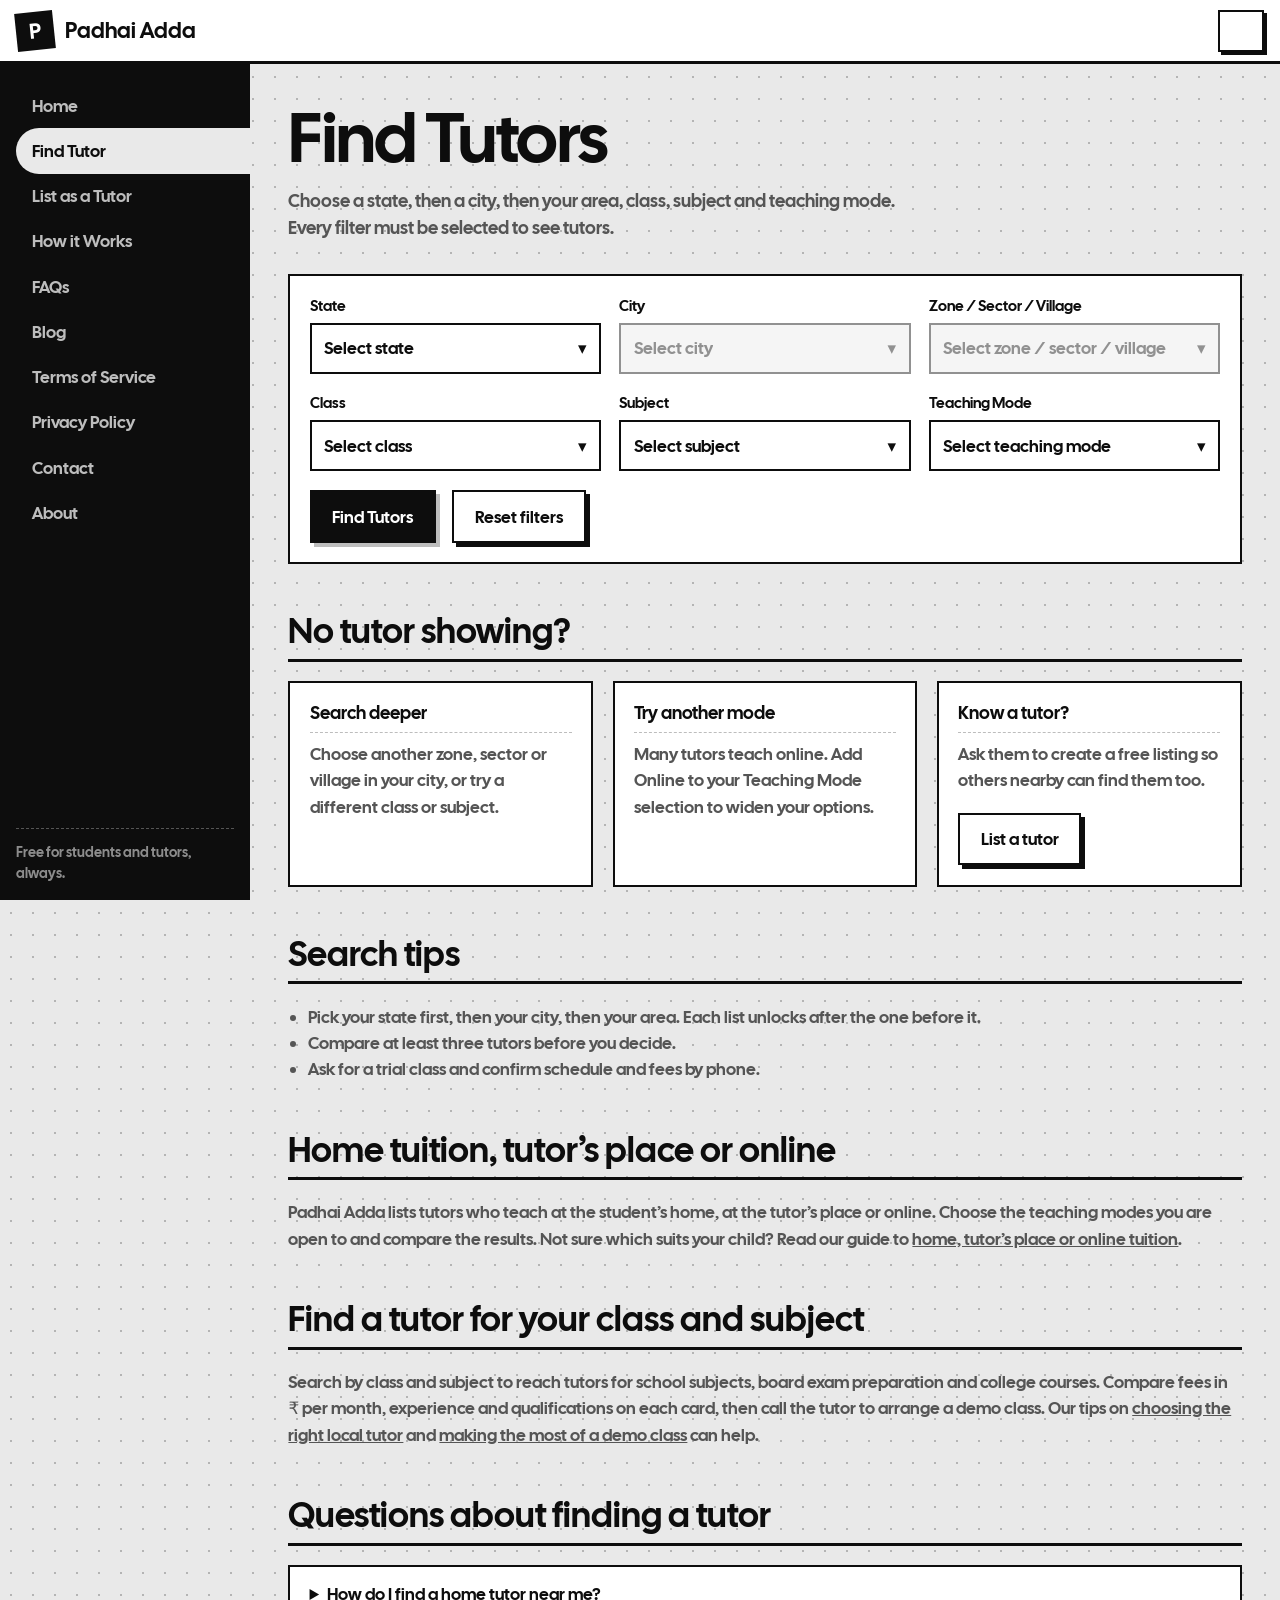
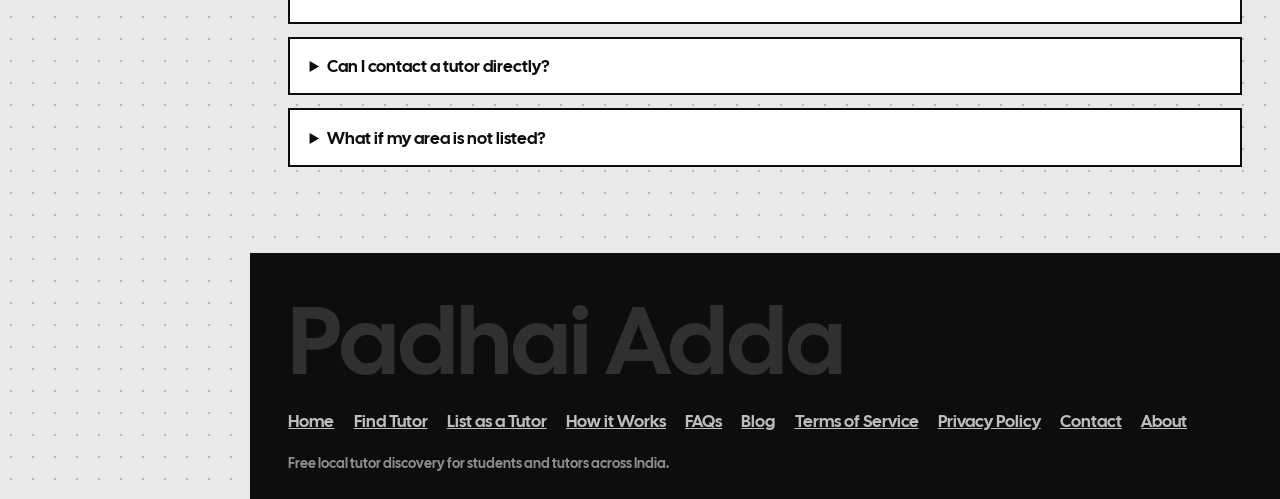
<file: find-tutor.html>
<!DOCTYPE html>
<html lang="en-IN">
<head>
<meta charset="utf-8">
<meta name="viewport" content="width=device-width,initial-scale=1">
<title>Find a Tutor Near You by Area, Class, Subject – Padhai Adda</title>
<meta name="description" content="Search tutors near you by state, city, area, class, subject and teaching mode: at home, at the tutor’s place or online. Compare fees and call in one tap.">
<meta name="robots" content="index,follow,max-image-preview:large,max-snippet:-1">
<link rel="canonical" href="https://padhai-adda.operates-on.workers.dev/find-tutor">
<link rel="alternate" hreflang="en-IN" href="https://padhai-adda.operates-on.workers.dev/find-tutor">
<link rel="alternate" hreflang="x-default" href="https://padhai-adda.operates-on.workers.dev/find-tutor">
<meta property="og:type" content="website">
<meta property="og:site_name" content="Padhai Adda">
<meta property="og:locale" content="en_IN">
<meta property="og:title" content="Find a Tutor Near You by Area, Class, Subject – Padhai Adda">
<meta property="og:description" content="Search tutors near you by state, city, area, class, subject and teaching mode: at home, at the tutor’s place or online. Compare fees and call in one tap.">
<meta property="og:url" content="https://padhai-adda.operates-on.workers.dev/find-tutor">
<meta property="og:image" content="https://padhai-adda.operates-on.workers.dev/assets/og-image.png">
<meta property="og:image:width" content="1200">
<meta property="og:image:height" content="630">
<meta property="og:image:alt" content="Padhai Adda – find home tutors near you in India">
<meta name="twitter:card" content="summary_large_image">
<meta name="twitter:title" content="Find a Tutor Near You by Area, Class, Subject – Padhai Adda">
<meta name="twitter:description" content="Search tutors near you by state, city, area, class, subject and teaching mode: at home, at the tutor’s place or online. Compare fees and call in one tap.">
<meta name="twitter:image" content="https://padhai-adda.operates-on.workers.dev/assets/og-image.png">
<link rel="icon" type="image/png" sizes="48x48" href="/assets/favicon.png">
<link rel="icon" href="/assets/favicon.ico" sizes="any">
<link rel="apple-touch-icon" sizes="180x180" href="/assets/apple-touch-icon.png">
<link rel="manifest" href="/assets/site.webmanifest">
<meta name="theme-color" content="#0d0d0d">
<link rel="preconnect" href="https://fonts.googleapis.com"><link rel="preconnect" href="https://fonts.gstatic.com" crossorigin>
<link rel="stylesheet" href="https://fonts.googleapis.com/css2?family=Cal+Sans&display=swap" media="print" onload="this.media='all'"><noscript><link rel="stylesheet" href="https://fonts.googleapis.com/css2?family=Cal+Sans&display=swap"></noscript>
<link rel="stylesheet" href="style.css">
<script type="application/ld+json">{"@context":"https://schema.org","@graph":[{"@type":"WebPage","@id":"https://padhai-adda.operates-on.workers.dev/find-tutor#webpage","url":"https://padhai-adda.operates-on.workers.dev/find-tutor","name":"Find a Tutor Near You by Area, Class, Subject – Padhai Adda","description":"Search tutors near you by state, city, area, class, subject and teaching mode: at home, at the tutor’s place or online. Compare fees and call in one tap.","inLanguage":"en-IN","isPartOf":{"@id":"https://padhai-adda.operates-on.workers.dev/#website"},"publisher":{"@id":"https://padhai-adda.operates-on.workers.dev/#organization"},"breadcrumb":{"@id":"https://padhai-adda.operates-on.workers.dev/find-tutor#breadcrumb"}},{"@type":"BreadcrumbList","@id":"https://padhai-adda.operates-on.workers.dev/find-tutor#breadcrumb","itemListElement":[{"@type":"ListItem","position":1,"name":"Home","item":"https://padhai-adda.operates-on.workers.dev/"},{"@type":"ListItem","position":2,"name":"Find Tutor","item":"https://padhai-adda.operates-on.workers.dev/find-tutor"}]}]}</script>
</head>
<body data-page="find">
<header class="top"><a class="logo" href="/" aria-label="Padhai Adda – Home"><i>P</i>Padhai Adda</a>
<button class="menu" id="menu" type="button" aria-label="Toggle menu"><span></span><span></span><span></span></button></header>
<aside><nav id="nav" aria-label="Pages"><a href="/">Home</a><a href="/find-tutor" class="on" aria-current="page">Find Tutor</a><a href="/list-as-tutor">List as a Tutor</a><a href="/how-it-works">How it Works</a><a href="/faqs">FAQs</a><a href="/blog">Blog</a><a href="/terms-of-service">Terms of Service</a><a href="/privacy-policy">Privacy Policy</a><a href="/contact">Contact</a><a href="/about">About</a></nav><p class="note">Free for students and tutors, always.</p></aside>
<div class="wrap"><main id="main"><div class="ph"><h1>Find Tutors</h1><p>Choose a state, then a city, then your area, class, subject and teaching mode. Every filter must be selected to see tutors.</p></div><div class="panel"><div class="fg"><div class="f"><label>State</label><div id="ff0"></div></div><div class="f"><label>City</label><div id="ff1"></div></div><div class="f"><label>Zone / Sector / Village</label><div id="ff2"></div></div><div class="f"><label>Class</label><div id="ff3"></div></div><div class="f"><label>Subject</label><div id="ff4"></div></div><div class="f"><label>Teaching Mode</label><div id="ff5"></div></div></div>
<div class="cta"><button type="button" class="btn" id="go">Find Tutors</button><button type="button" class="btn alt" id="rs">Reset filters</button></div></div>
<div id="res" style="margin-top:2rem"></div><section class="sec"><h2>No tutor showing?</h2><div class="grid"><div class="card"><h3>Search deeper</h3><p>Choose another zone, sector or village in your city, or try a different class or subject.</p></div>
<div class="card"><h3>Try another mode</h3><p>Many tutors teach online. Add Online to your Teaching Mode selection to widen your options.</p></div>
<div class="card"><h3>Know a tutor?</h3><p>Ask them to create a free listing so others nearby can find them too.</p><div class="cta"><a class="btn alt" href="/list-as-tutor">List a tutor</a></div></div></div></section><section class="sec"><h2>Search tips</h2><ul style="padding-left:1.2rem"><li>Pick your state first, then your city, then your area. Each list unlocks after the one before it.</li><li>Compare at least three tutors before you decide.</li><li>Ask for a trial class and confirm schedule and fees by phone.</li></ul></section><section class="sec"><h2>Home tuition, tutor’s place or online</h2><p>Padhai Adda lists tutors who teach at the student’s home, at the tutor’s place or online. Choose the teaching modes you are open to and compare the results. Not sure which suits your child? Read our guide to <a href="/blog#home-tuition-or-online-tuition">home, tutor’s place or online tuition</a>.</p></section><section class="sec"><h2>Find a tutor for your class and subject</h2><p>Search by class and subject to reach tutors for school subjects, board exam preparation and college courses. Compare fees in ₹ per month, experience and qualifications on each card, then call the tutor to arrange a demo class. Our tips on <a href="/blog#how-to-choose-a-local-tutor">choosing the right local tutor</a> and <a href="/blog#make-the-most-of-a-demo-class">making the most of a demo class</a> can help.</p></section><section class="sec"><h2>Questions about finding a tutor</h2><details><summary>How do I find a home tutor near me?</summary><p>Select your state, city and area, then your class, subject and the teaching mode At Student Home. Add the other modes if you want to see more tutors.</p></details><details><summary>Can I contact a tutor directly?</summary><p>Yes. Each card has a Call button that opens your phone dialer and a Navigate button that opens Google Maps. There is no middleman and no commission.</p></details><details><summary>What if my area is not listed?</summary><p>Tell us on the <a href="/contact">contact page</a> with your state, city and area name, or read the <a href="/faqs">FAQs</a>.</p></details></section></main>
<footer><div class="wm">Padhai Adda</div><div id="fnav"><a href="/">Home</a><a href="/find-tutor">Find Tutor</a><a href="/list-as-tutor">List as a Tutor</a><a href="/how-it-works">How it Works</a><a href="/faqs">FAQs</a><a href="/blog">Blog</a><a href="/terms-of-service">Terms of Service</a><a href="/privacy-policy">Privacy Policy</a><a href="/contact">Contact</a><a href="/about">About</a></div><small>Free local tutor discovery for students and tutors across India.</small></footer></div>
<script src="/lists.js"></script>
<script src="/app.js"></script>
</body>
</html>
</file>
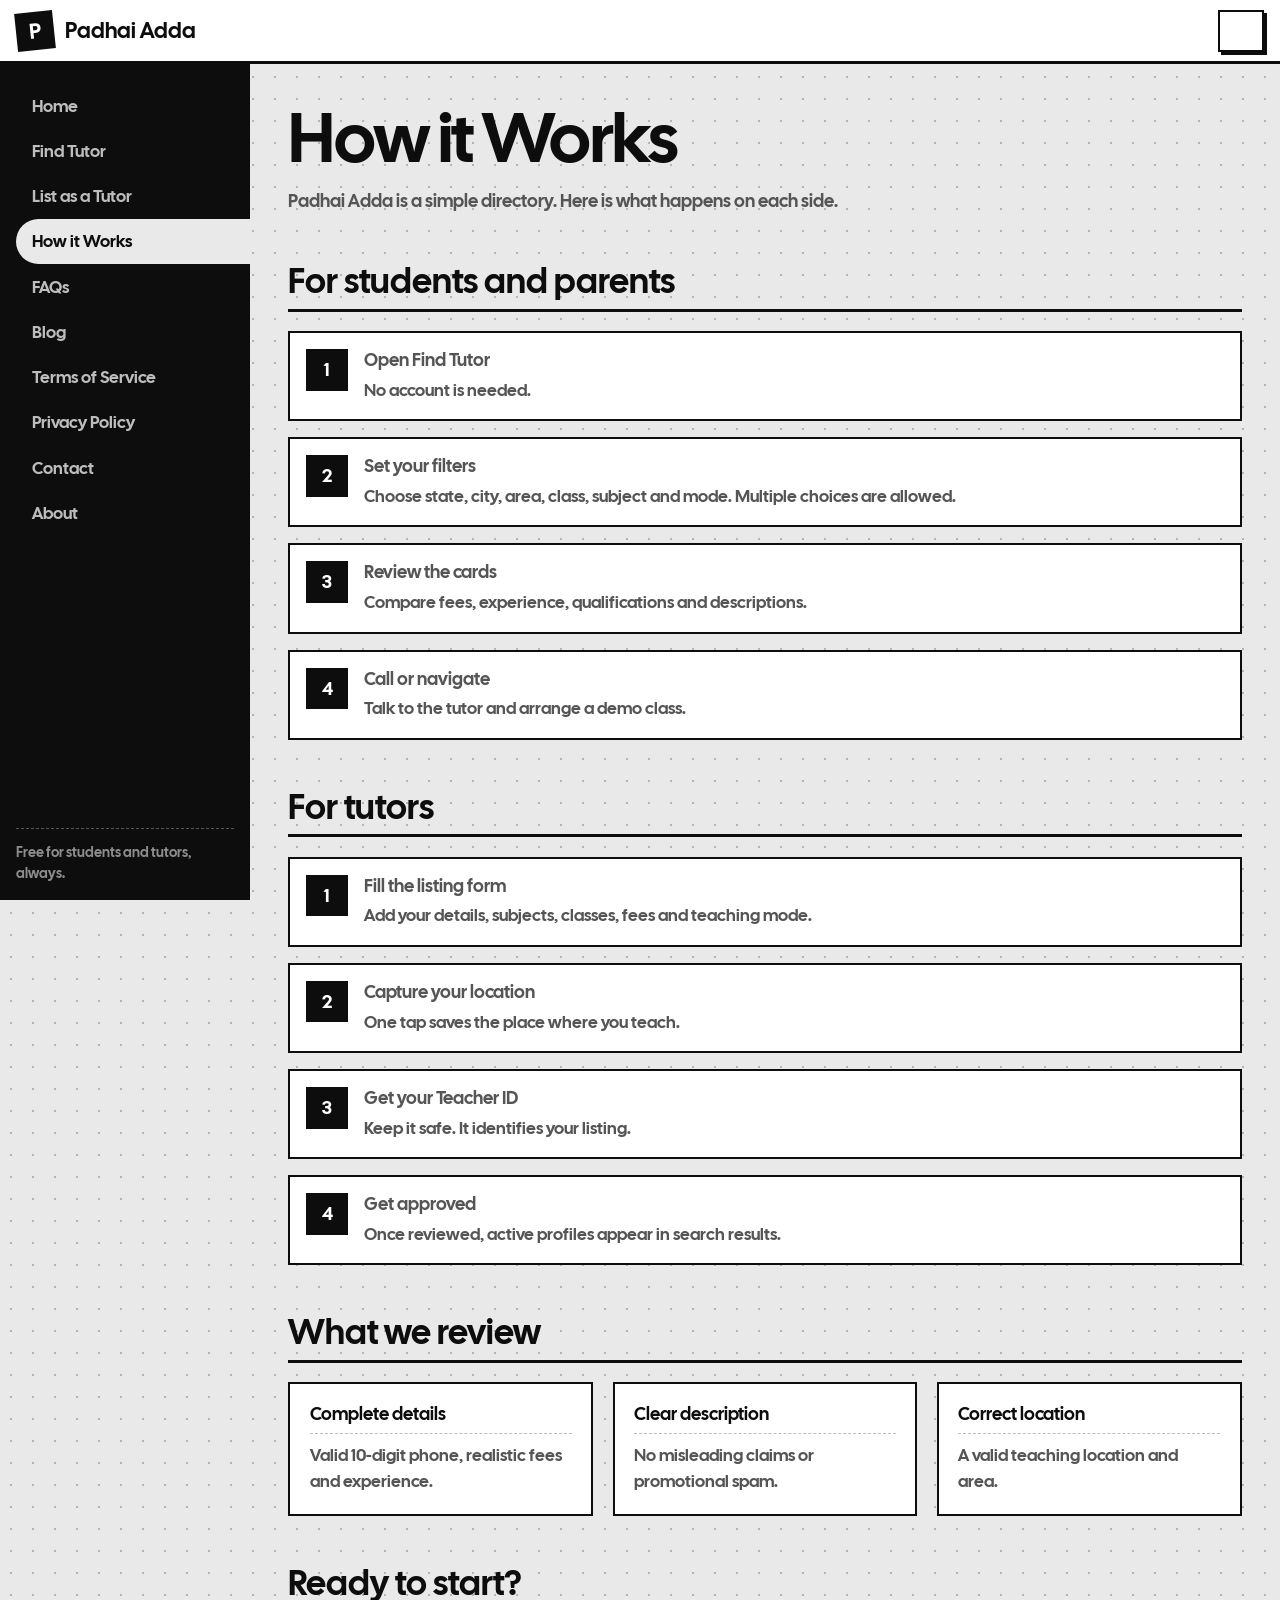
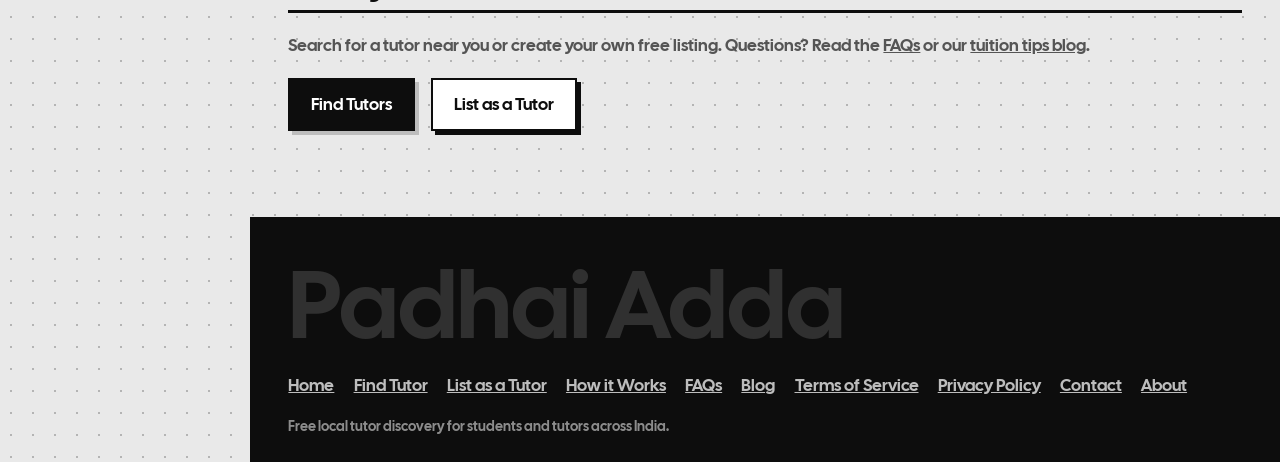
<file: how-it-works.html>
<!DOCTYPE html>
<html lang="en-IN">
<head>
<meta charset="utf-8">
<meta name="viewport" content="width=device-width,initial-scale=1">
<title>How it Works: Find a Tutor or List Yourself – Padhai Adda</title>
<meta name="description" content="See how Padhai Adda works for students, parents and tutors: search with filters, compare tutor cards, call or navigate, or list your own tutoring profile.">
<meta name="robots" content="index,follow,max-image-preview:large,max-snippet:-1">
<link rel="canonical" href="https://padhai-adda.operates-on.workers.dev/how-it-works">
<link rel="alternate" hreflang="en-IN" href="https://padhai-adda.operates-on.workers.dev/how-it-works">
<link rel="alternate" hreflang="x-default" href="https://padhai-adda.operates-on.workers.dev/how-it-works">
<meta property="og:type" content="website">
<meta property="og:site_name" content="Padhai Adda">
<meta property="og:locale" content="en_IN">
<meta property="og:title" content="How it Works: Find a Tutor or List Yourself – Padhai Adda">
<meta property="og:description" content="See how Padhai Adda works for students, parents and tutors: search with filters, compare tutor cards, call or navigate, or list your own tutoring profile.">
<meta property="og:url" content="https://padhai-adda.operates-on.workers.dev/how-it-works">
<meta property="og:image" content="https://padhai-adda.operates-on.workers.dev/assets/og-image.png">
<meta property="og:image:width" content="1200">
<meta property="og:image:height" content="630">
<meta property="og:image:alt" content="Padhai Adda – find home tutors near you in India">
<meta name="twitter:card" content="summary_large_image">
<meta name="twitter:title" content="How it Works: Find a Tutor or List Yourself – Padhai Adda">
<meta name="twitter:description" content="See how Padhai Adda works for students, parents and tutors: search with filters, compare tutor cards, call or navigate, or list your own tutoring profile.">
<meta name="twitter:image" content="https://padhai-adda.operates-on.workers.dev/assets/og-image.png">
<link rel="icon" type="image/png" sizes="48x48" href="/assets/favicon.png">
<link rel="icon" href="/assets/favicon.ico" sizes="any">
<link rel="apple-touch-icon" sizes="180x180" href="/assets/apple-touch-icon.png">
<link rel="manifest" href="/assets/site.webmanifest">
<meta name="theme-color" content="#0d0d0d">
<link rel="preconnect" href="https://fonts.googleapis.com"><link rel="preconnect" href="https://fonts.gstatic.com" crossorigin>
<link rel="stylesheet" href="https://fonts.googleapis.com/css2?family=Cal+Sans&display=swap" media="print" onload="this.media='all'"><noscript><link rel="stylesheet" href="https://fonts.googleapis.com/css2?family=Cal+Sans&display=swap"></noscript>
<link rel="stylesheet" href="style.css">
<script type="application/ld+json">{"@context":"https://schema.org","@graph":[{"@type":"WebPage","@id":"https://padhai-adda.operates-on.workers.dev/how-it-works#webpage","url":"https://padhai-adda.operates-on.workers.dev/how-it-works","name":"How it Works: Find a Tutor or List Yourself – Padhai Adda","description":"See how Padhai Adda works for students, parents and tutors: search with filters, compare tutor cards, call or navigate, or list your own tutoring profile.","inLanguage":"en-IN","isPartOf":{"@id":"https://padhai-adda.operates-on.workers.dev/#website"},"publisher":{"@id":"https://padhai-adda.operates-on.workers.dev/#organization"},"breadcrumb":{"@id":"https://padhai-adda.operates-on.workers.dev/how-it-works#breadcrumb"}},{"@type":"BreadcrumbList","@id":"https://padhai-adda.operates-on.workers.dev/how-it-works#breadcrumb","itemListElement":[{"@type":"ListItem","position":1,"name":"Home","item":"https://padhai-adda.operates-on.workers.dev/"},{"@type":"ListItem","position":2,"name":"How it Works","item":"https://padhai-adda.operates-on.workers.dev/how-it-works"}]}]}</script>
</head>
<body data-page="how">
<header class="top"><a class="logo" href="/" aria-label="Padhai Adda – Home"><i>P</i>Padhai Adda</a>
<button class="menu" id="menu" type="button" aria-label="Toggle menu"><span></span><span></span><span></span></button></header>
<aside><nav id="nav" aria-label="Pages"><a href="/">Home</a><a href="/find-tutor">Find Tutor</a><a href="/list-as-tutor">List as a Tutor</a><a href="/how-it-works" class="on" aria-current="page">How it Works</a><a href="/faqs">FAQs</a><a href="/blog">Blog</a><a href="/terms-of-service">Terms of Service</a><a href="/privacy-policy">Privacy Policy</a><a href="/contact">Contact</a><a href="/about">About</a></nav><p class="note">Free for students and tutors, always.</p></aside>
<div class="wrap"><main id="main"><div class="ph"><h1>How it Works</h1><p>Padhai Adda is a simple directory. Here is what happens on each side.</p></div><section class="sec"><h2>For students and parents</h2><ol class="steps"><li><b>1</b><div><h3>Open Find Tutor</h3><p>No account is needed.</p></div></li><li><b>2</b><div><h3>Set your filters</h3><p>Choose state, city, area, class, subject and mode. Multiple choices are allowed.</p></div></li><li><b>3</b><div><h3>Review the cards</h3><p>Compare fees, experience, qualifications and descriptions.</p></div></li><li><b>4</b><div><h3>Call or navigate</h3><p>Talk to the tutor and arrange a demo class.</p></div></li></ol></section><section class="sec"><h2>For tutors</h2><ol class="steps"><li><b>1</b><div><h3>Fill the listing form</h3><p>Add your details, subjects, classes, fees and teaching mode.</p></div></li><li><b>2</b><div><h3>Capture your location</h3><p>One tap saves the place where you teach.</p></div></li><li><b>3</b><div><h3>Get your Teacher ID</h3><p>Keep it safe. It identifies your listing.</p></div></li><li><b>4</b><div><h3>Get approved</h3><p>Once reviewed, active profiles appear in search results.</p></div></li></ol></section><section class="sec"><h2>What we review</h2><div class="grid"><article class="card"><h3>Complete details</h3><p>Valid 10-digit phone, realistic fees and experience.</p></article><article class="card"><h3>Clear description</h3><p>No misleading claims or promotional spam.</p></article><article class="card"><h3>Correct location</h3><p>A valid teaching location and area.</p></article></div></section><section class="sec"><h2>Ready to start?</h2><p>Search for a tutor near you or create your own free listing. Questions? Read the <a href="/faqs">FAQs</a> or our <a href="/blog">tuition tips blog</a>.</p><div class="cta"><a class="btn" href="/find-tutor">Find Tutors</a><a class="btn alt" href="/list-as-tutor">List as a Tutor</a></div></section></main>
<footer><div class="wm">Padhai Adda</div><div id="fnav"><a href="/">Home</a><a href="/find-tutor">Find Tutor</a><a href="/list-as-tutor">List as a Tutor</a><a href="/how-it-works">How it Works</a><a href="/faqs">FAQs</a><a href="/blog">Blog</a><a href="/terms-of-service">Terms of Service</a><a href="/privacy-policy">Privacy Policy</a><a href="/contact">Contact</a><a href="/about">About</a></div><small>Free local tutor discovery for students and tutors across India.</small></footer></div>
<script src="app.js"></script>
</body>
</html>
</file>
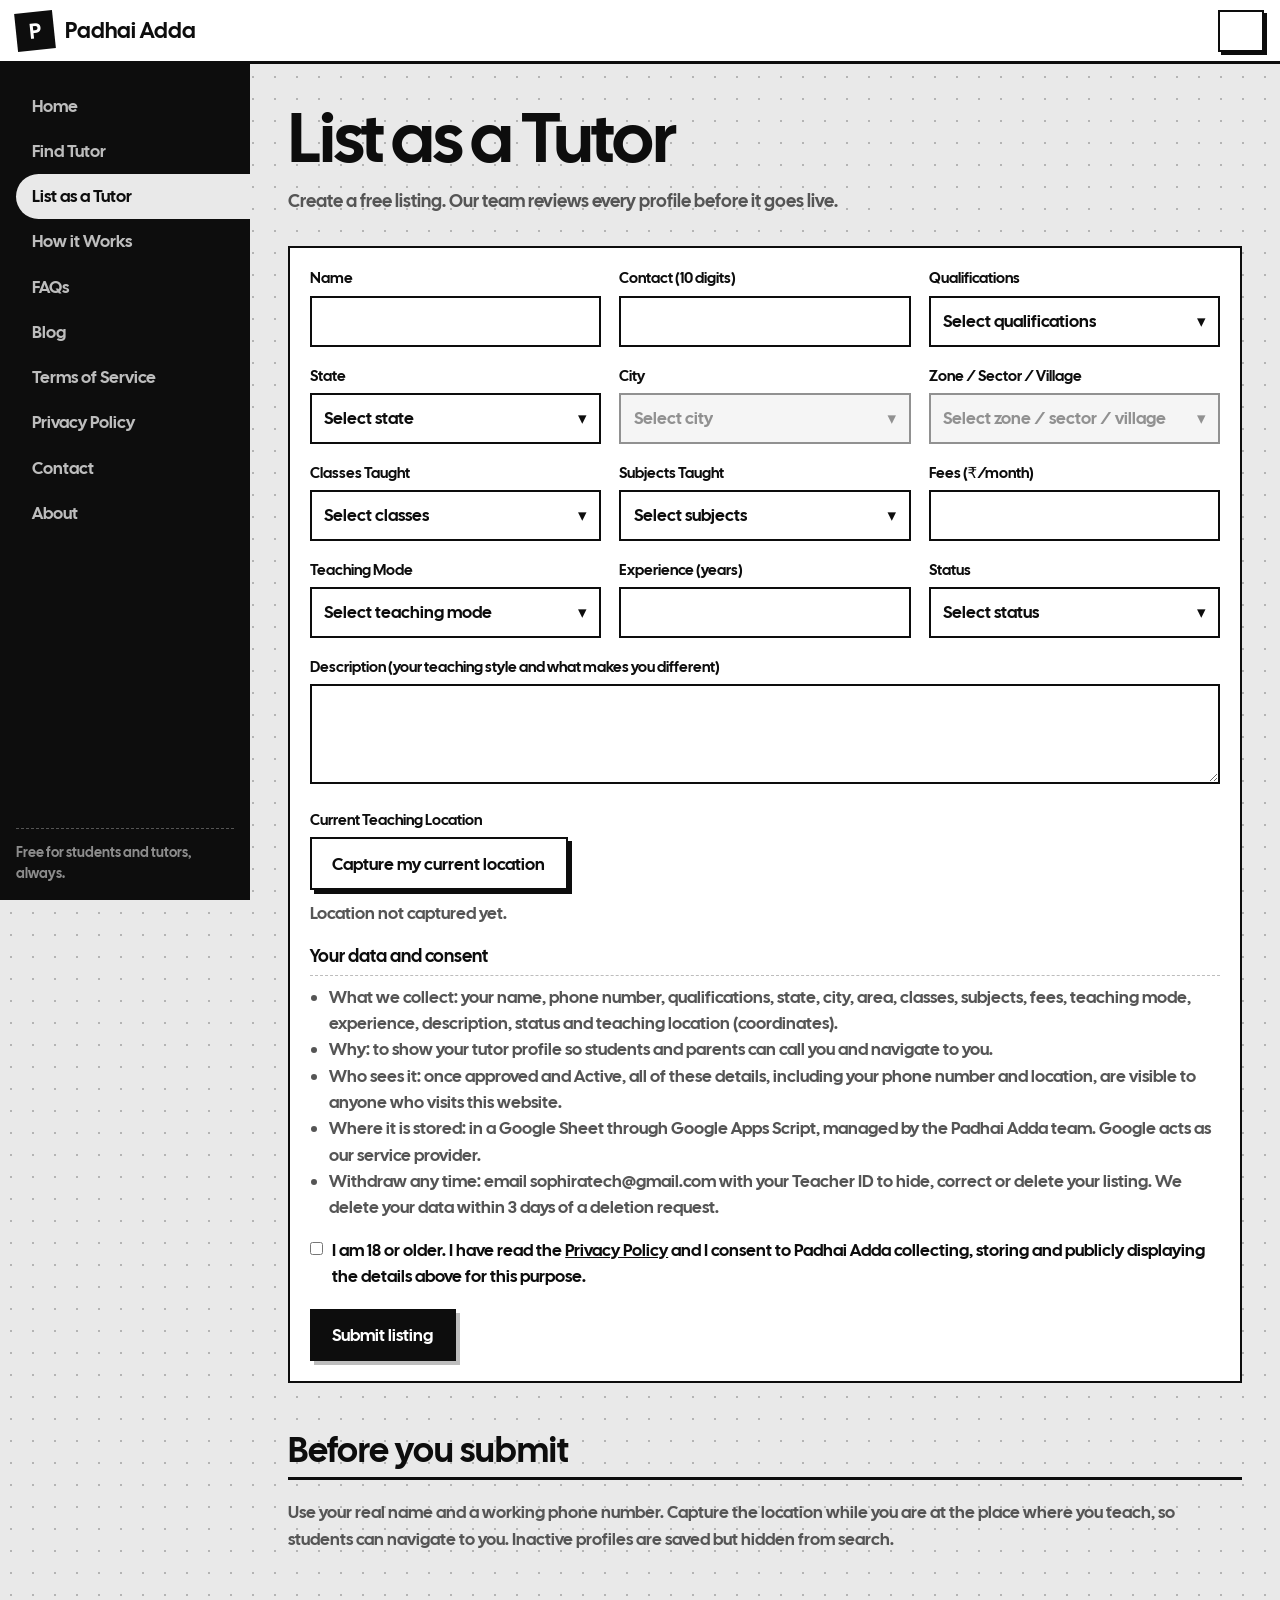
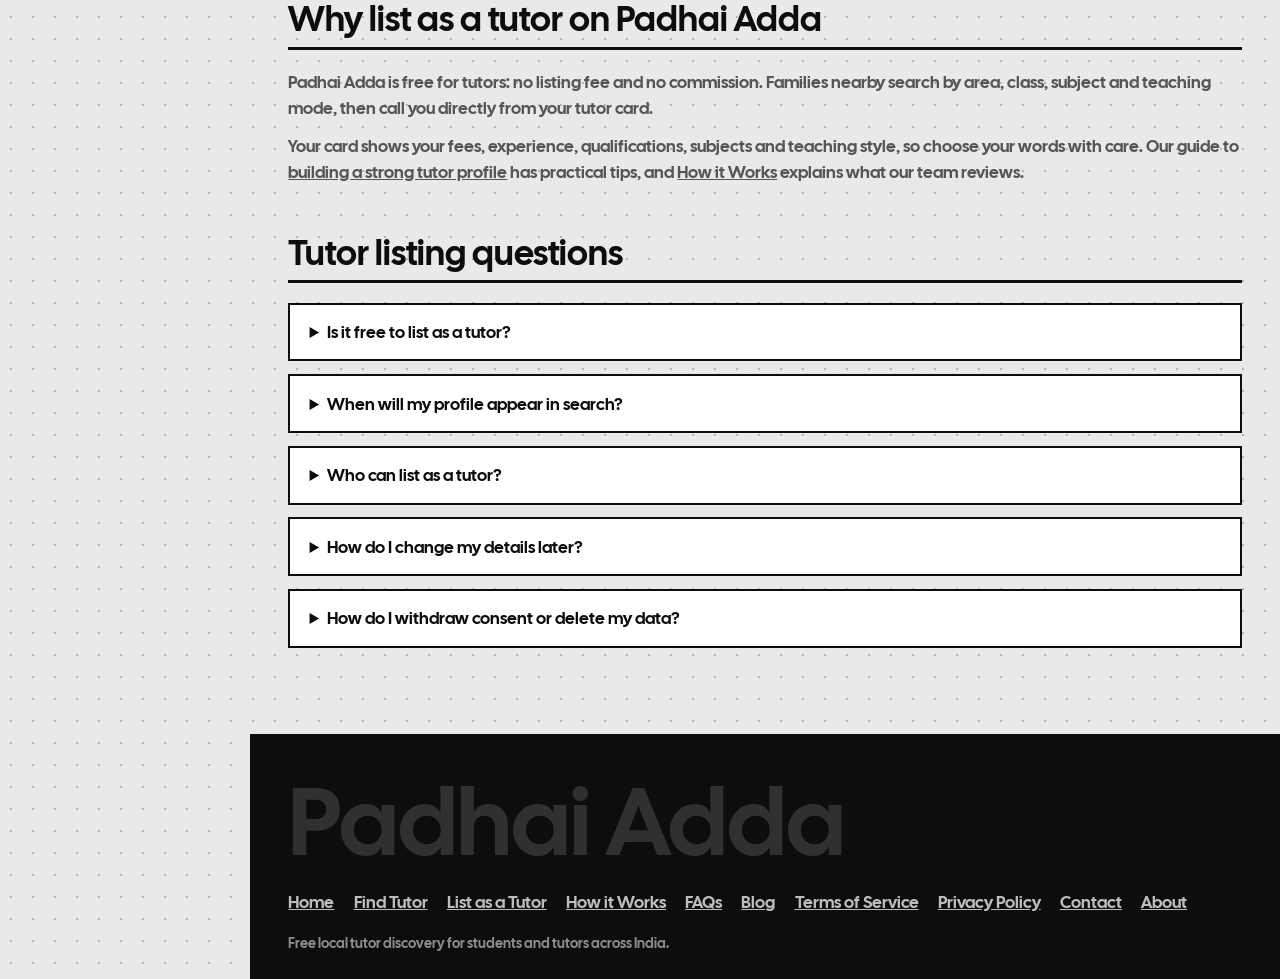
<file: list-as-tutor.html>
<!DOCTYPE html>
<html lang="en-IN">
<head>
<meta charset="utf-8">
<meta name="viewport" content="width=device-width,initial-scale=1">
<title>List as a Tutor for Free in India – Padhai Adda</title>
<meta name="description" content="Create a free tutor listing on Padhai Adda and let students and parents nearby call you directly. No listing fee, no commission. Every profile is reviewed.">
<meta name="robots" content="index,follow,max-image-preview:large,max-snippet:-1">
<link rel="canonical" href="https://padhai-adda.operates-on.workers.dev/list-as-tutor">
<link rel="alternate" hreflang="en-IN" href="https://padhai-adda.operates-on.workers.dev/list-as-tutor">
<link rel="alternate" hreflang="x-default" href="https://padhai-adda.operates-on.workers.dev/list-as-tutor">
<meta property="og:type" content="website">
<meta property="og:site_name" content="Padhai Adda">
<meta property="og:locale" content="en_IN">
<meta property="og:title" content="List as a Tutor for Free in India – Padhai Adda">
<meta property="og:description" content="Create a free tutor listing on Padhai Adda and let students and parents nearby call you directly. No listing fee, no commission. Every profile is reviewed.">
<meta property="og:url" content="https://padhai-adda.operates-on.workers.dev/list-as-tutor">
<meta property="og:image" content="https://padhai-adda.operates-on.workers.dev/assets/og-image.png">
<meta property="og:image:width" content="1200">
<meta property="og:image:height" content="630">
<meta property="og:image:alt" content="Padhai Adda – find home tutors near you in India">
<meta name="twitter:card" content="summary_large_image">
<meta name="twitter:title" content="List as a Tutor for Free in India – Padhai Adda">
<meta name="twitter:description" content="Create a free tutor listing on Padhai Adda and let students and parents nearby call you directly. No listing fee, no commission. Every profile is reviewed.">
<meta name="twitter:image" content="https://padhai-adda.operates-on.workers.dev/assets/og-image.png">
<link rel="icon" type="image/png" sizes="48x48" href="/assets/favicon.png">
<link rel="icon" href="/assets/favicon.ico" sizes="any">
<link rel="apple-touch-icon" sizes="180x180" href="/assets/apple-touch-icon.png">
<link rel="manifest" href="/assets/site.webmanifest">
<meta name="theme-color" content="#0d0d0d">
<link rel="preconnect" href="https://fonts.googleapis.com"><link rel="preconnect" href="https://fonts.gstatic.com" crossorigin>
<link rel="stylesheet" href="https://fonts.googleapis.com/css2?family=Cal+Sans&display=swap" media="print" onload="this.media='all'"><noscript><link rel="stylesheet" href="https://fonts.googleapis.com/css2?family=Cal+Sans&display=swap"></noscript>
<link rel="stylesheet" href="style.css">
<script type="application/ld+json">{"@context":"https://schema.org","@graph":[{"@type":"WebPage","@id":"https://padhai-adda.operates-on.workers.dev/list-as-tutor#webpage","url":"https://padhai-adda.operates-on.workers.dev/list-as-tutor","name":"List as a Tutor for Free in India – Padhai Adda","description":"Create a free tutor listing on Padhai Adda and let students and parents nearby call you directly. No listing fee, no commission. Every profile is reviewed.","inLanguage":"en-IN","isPartOf":{"@id":"https://padhai-adda.operates-on.workers.dev/#website"},"publisher":{"@id":"https://padhai-adda.operates-on.workers.dev/#organization"},"breadcrumb":{"@id":"https://padhai-adda.operates-on.workers.dev/list-as-tutor#breadcrumb"}},{"@type":"BreadcrumbList","@id":"https://padhai-adda.operates-on.workers.dev/list-as-tutor#breadcrumb","itemListElement":[{"@type":"ListItem","position":1,"name":"Home","item":"https://padhai-adda.operates-on.workers.dev/"},{"@type":"ListItem","position":2,"name":"List as a Tutor","item":"https://padhai-adda.operates-on.workers.dev/list-as-tutor"}]}]}</script>
</head>
<body data-page="list">
<header class="top"><a class="logo" href="/" aria-label="Padhai Adda – Home"><i>P</i>Padhai Adda</a>
<button class="menu" id="menu" type="button" aria-label="Toggle menu"><span></span><span></span><span></span></button></header>
<aside><nav id="nav" aria-label="Pages"><a href="/">Home</a><a href="/find-tutor">Find Tutor</a><a href="/list-as-tutor" class="on" aria-current="page">List as a Tutor</a><a href="/how-it-works">How it Works</a><a href="/faqs">FAQs</a><a href="/blog">Blog</a><a href="/terms-of-service">Terms of Service</a><a href="/privacy-policy">Privacy Policy</a><a href="/contact">Contact</a><a href="/about">About</a></nav><p class="note">Free for students and tutors, always.</p></aside>
<div class="wrap"><main id="main"><div class="ph"><h1>List as a Tutor</h1><p>Create a free listing. Our team reviews every profile before it goes live.</p></div><div class="panel"><div class="fg">
<div class="f"><label for="n">Name</label><input id="n" maxlength="80" autocomplete="name"></div>
<div class="f"><label for="c">Contact (10 digits)</label><input id="c" type="tel" inputmode="numeric" maxlength="10" autocomplete="tel-national"></div>
<div class="f"><label>Qualifications</label><div id="q"></div></div>
<div class="f"><label>State</label><div id="ls"></div></div><div class="f"><label>City</label><div id="lc"></div></div><div class="f"><label>Zone / Sector / Village</label><div id="lz"></div></div>
<div class="f"><label>Classes Taught</label><div id="cl"></div></div><div class="f"><label>Subjects Taught</label><div id="su"></div></div>
<div class="f"><label for="fe">Fees (₹/month)</label><input id="fe" type="number" min="0" inputmode="numeric"></div>
<div class="f"><label>Teaching Mode</label><div id="tm"></div></div>
<div class="f"><label for="ex">Experience (years)</label><input id="ex" type="number" min="0" step="0.5" inputmode="decimal"></div>
<div class="f"><label>Status</label><div id="st"></div></div>
<div class="f w"><label for="de">Description (your teaching style and what makes you different)</label><textarea id="de" maxlength="500"></textarea></div>
<div class="f w"><label>Current Teaching Location</label><button type="button" class="btn alt" id="loc">Capture my current location</button><p id="lt" style="margin-top:.6rem">Location not captured yet.</p></div></div>
<div class="consent" style="margin-top:1.2rem"><h2 style="font-size:1.15rem;line-height:1.25;padding-bottom:.4rem;margin-bottom:.5rem;border-bottom:1px dashed var(--l)">Your data and consent</h2><ul style="padding-left:1.2rem"><li><b>What we collect:</b> your name, phone number, qualifications, state, city, area, classes, subjects, fees, teaching mode, experience, description, status and teaching location (coordinates).</li><li><b>Why:</b> to show your tutor profile so students and parents can call you and navigate to you.</li><li><b>Who sees it:</b> once approved and Active, all of these details, including your phone number and location, are visible to anyone who visits this website.</li><li><b>Where it is stored:</b> in a Google Sheet through Google Apps Script, managed by the Padhai Adda team. Google acts as our service provider.</li><li><b>Withdraw any time:</b> email sophiratech@gmail.com with your Teacher ID to hide, correct or delete your listing. We delete your data within 3 days of a deletion request.</li></ul><label class="ck"><input type="checkbox" id="cs"><span>I am 18 or older. I have read the <a href="/privacy-policy">Privacy Policy</a> and I consent to Padhai Adda collecting, storing and publicly displaying the details above for this purpose.</span></label></div>
<div class="msg" id="msg" role="alert"></div><div class="cta"><button type="button" class="btn" id="sub">Submit listing</button></div></div><section class="sec"><h2>Before you submit</h2><p>Use your real name and a working phone number. Capture the location while you are at the place where you teach, so students can navigate to you. Inactive profiles are saved but hidden from search.</p></section><section class="sec"><h2>Why list as a tutor on Padhai Adda</h2><p>Padhai Adda is free for tutors: no listing fee and no commission. Families nearby search by area, class, subject and teaching mode, then call you directly from your tutor card.</p><p style="margin-top:.7rem">Your card shows your fees, experience, qualifications, subjects and teaching style, so choose your words with care. Our guide to <a href="/blog#build-a-strong-tutor-profile">building a strong tutor profile</a> has practical tips, and <a href="/how-it-works">How it Works</a> explains what our team reviews.</p></section><section class="sec"><h2>Tutor listing questions</h2><details><summary>Is it free to list as a tutor?</summary><p>Yes. Listing is free and we charge no commission.</p></details><details><summary>When will my profile appear in search?</summary><p>After our team reviews it, if its status is Active. Inactive profiles are saved but hidden.</p></details><details><summary>Who can list as a tutor?</summary><p>You must be 18 or older. See our <a href="/terms-of-service">Terms of Service</a> for details.</p></details><details><summary>How do I change my details later?</summary><p>Email sophiratech@gmail.com with your Teacher ID and the changes you need.</p></details><details><summary>How do I withdraw consent or delete my data?</summary><p>Email sophiratech@gmail.com with your Teacher ID. We delete your data within 3 days of a deletion request. Read the <a href="/privacy-policy">Privacy Policy</a> for your other rights.</p></details></section></main>
<footer><div class="wm">Padhai Adda</div><div id="fnav"><a href="/">Home</a><a href="/find-tutor">Find Tutor</a><a href="/list-as-tutor">List as a Tutor</a><a href="/how-it-works">How it Works</a><a href="/faqs">FAQs</a><a href="/blog">Blog</a><a href="/terms-of-service">Terms of Service</a><a href="/privacy-policy">Privacy Policy</a><a href="/contact">Contact</a><a href="/about">About</a></div><small>Free local tutor discovery for students and tutors across India.</small></footer></div>
<script src="/lists.js"></script>
<script src="/app.js"></script>
</body>
</html>
</file>
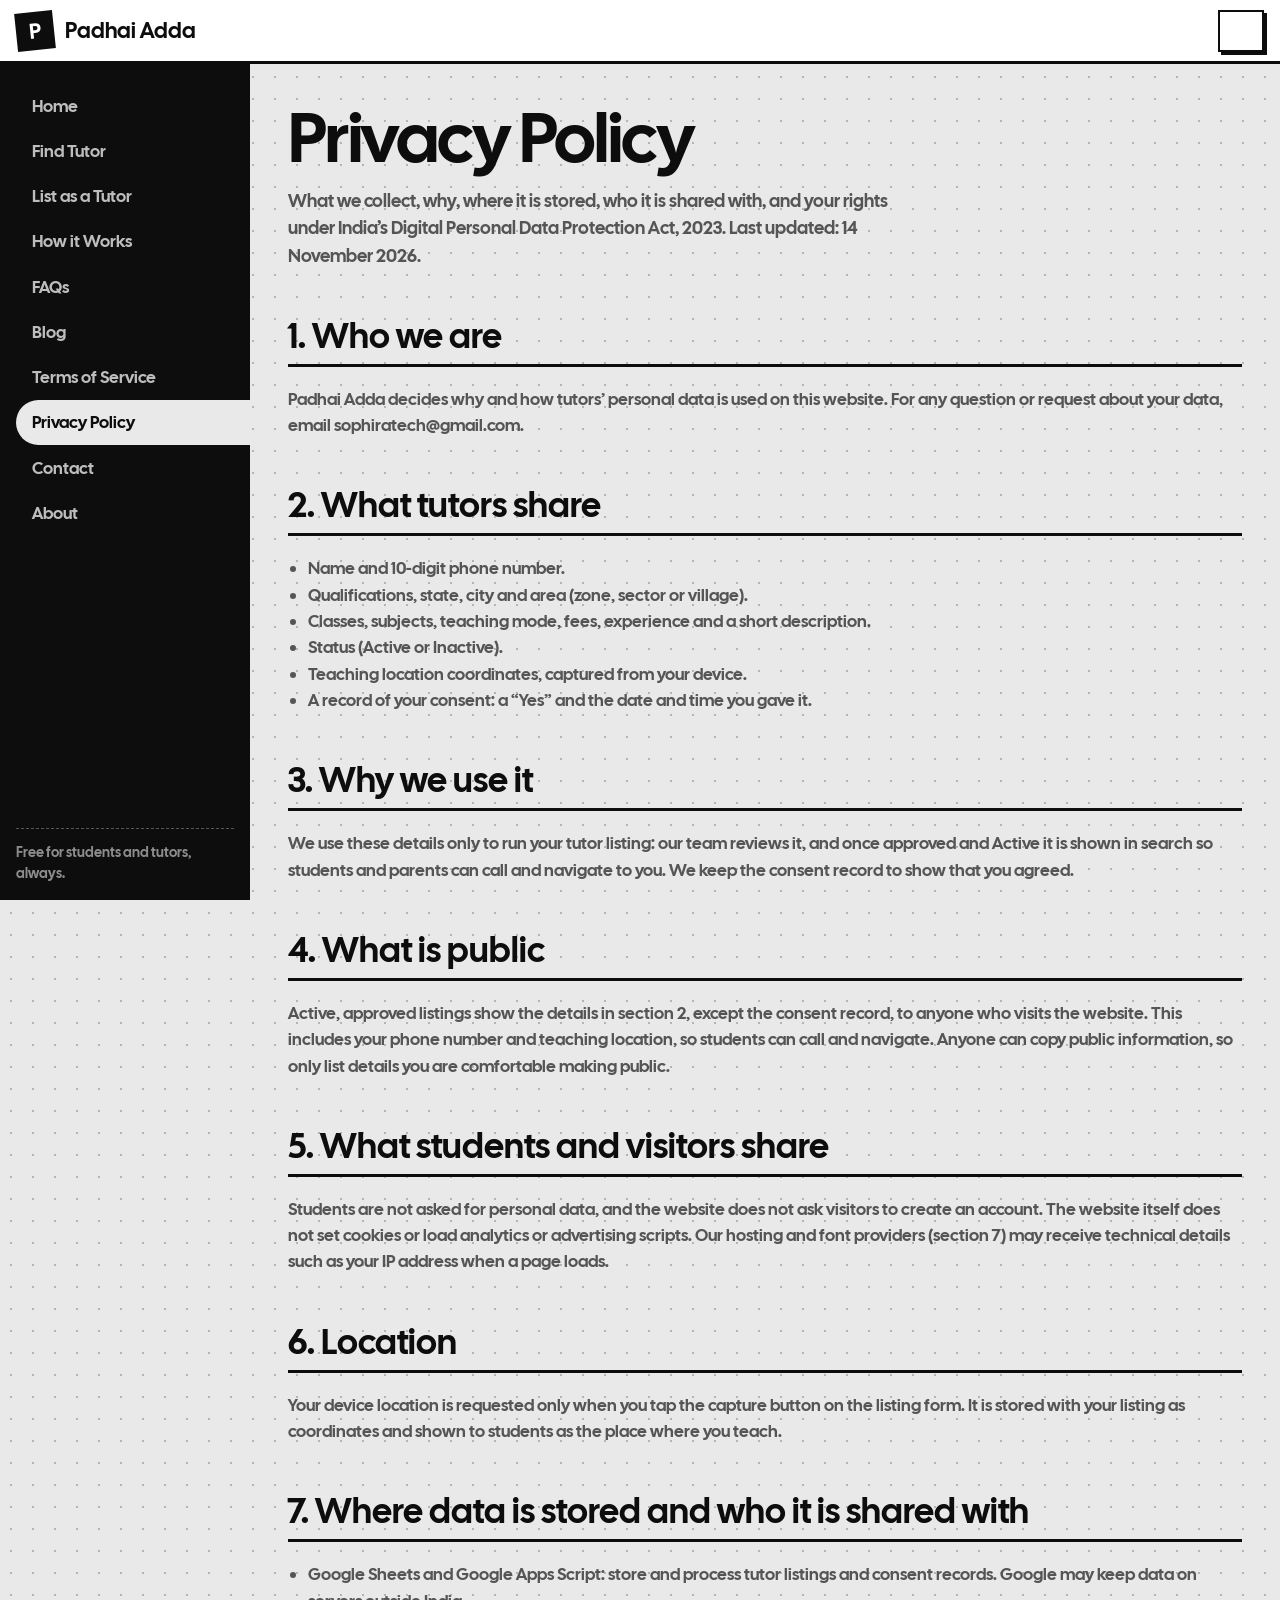
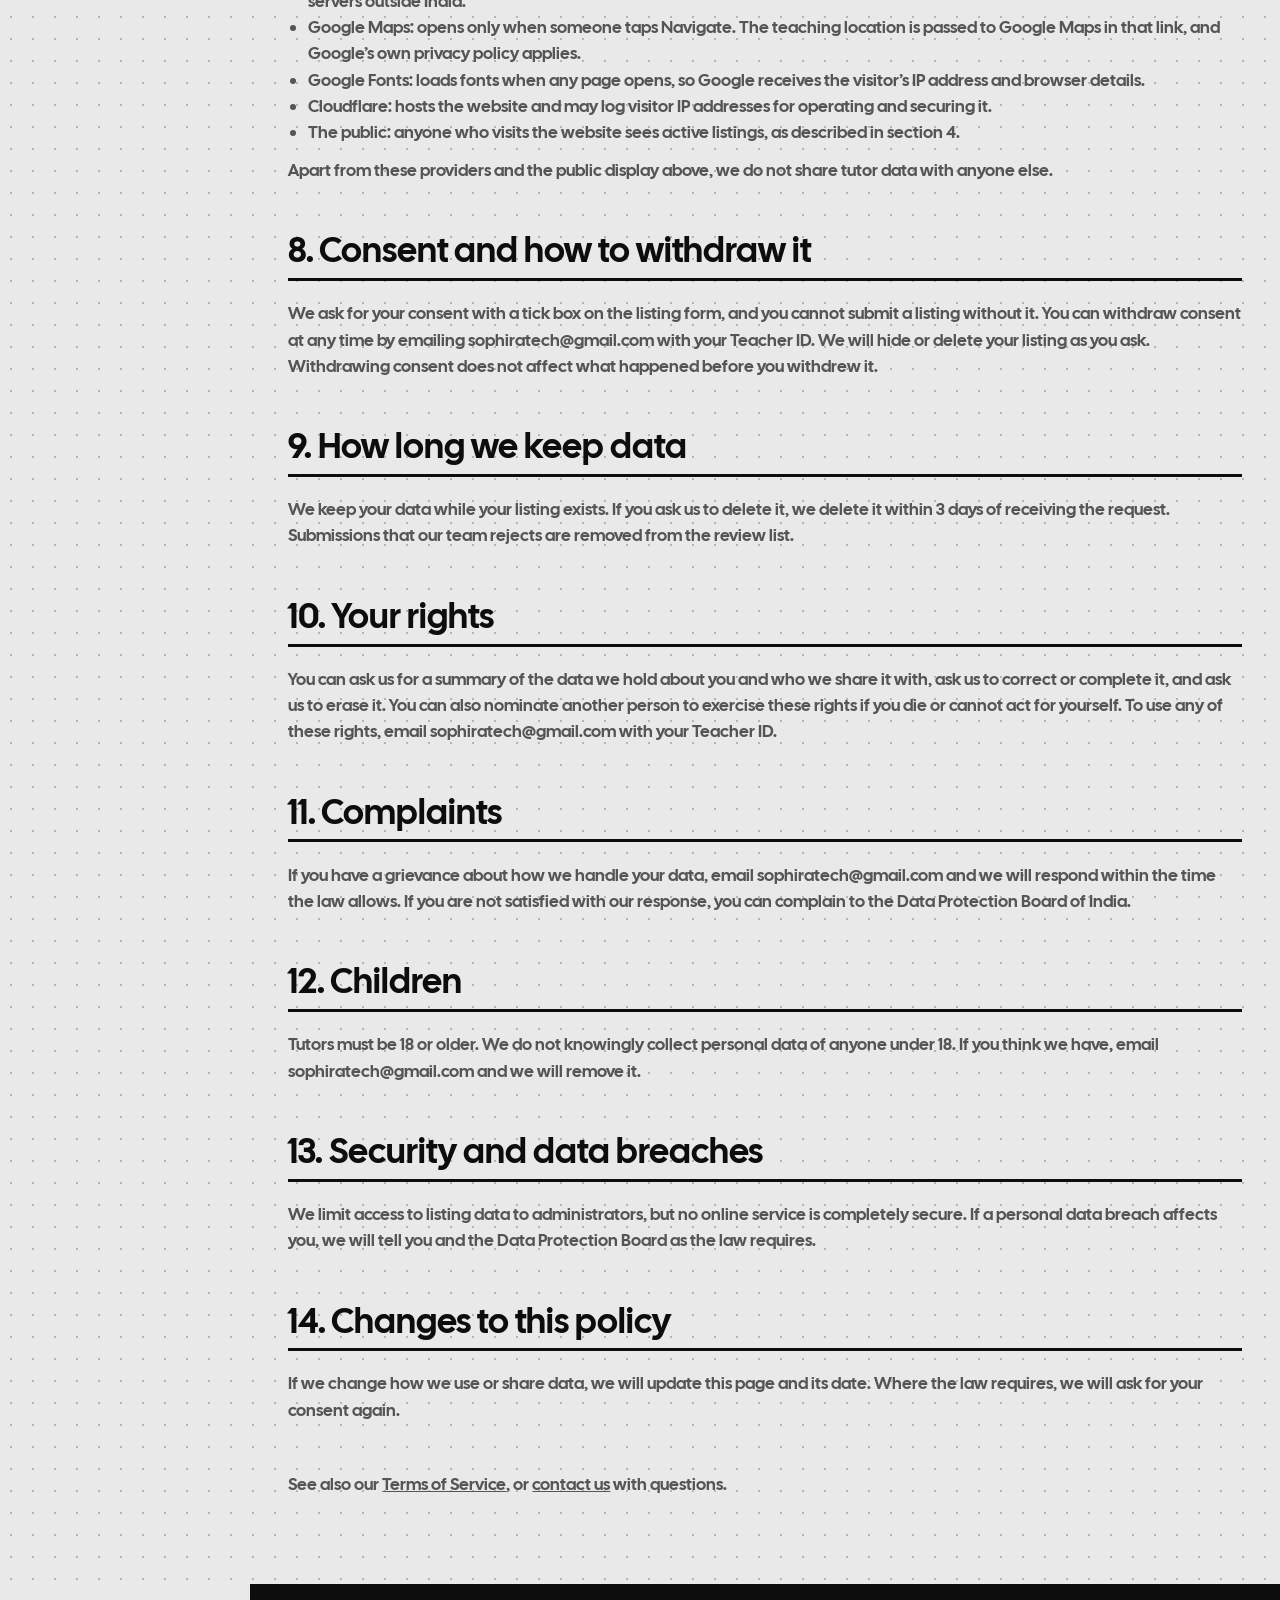
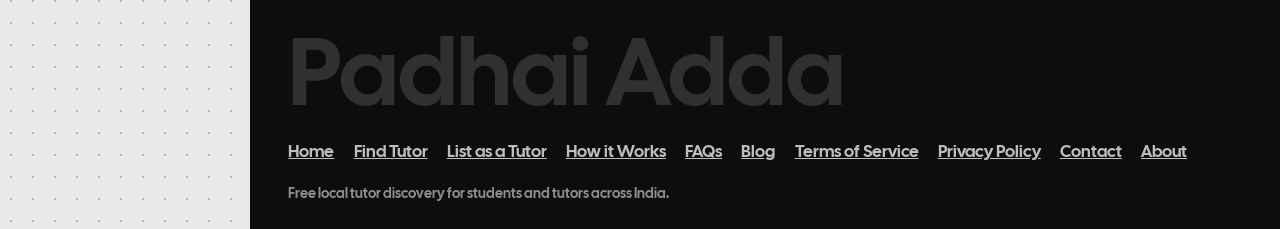
<file: privacy-policy.html>
<!DOCTYPE html>
<html lang="en-IN">
<head>
<meta charset="utf-8">
<meta name="viewport" content="width=device-width,initial-scale=1">
<title>Privacy Policy – Padhai Adda</title>
<meta name="description" content="How Padhai Adda collects, stores and shares tutor data, your consent and rights under India’s DPDP Act, and how to withdraw consent or delete your data.">
<meta name="robots" content="index,follow,max-image-preview:large,max-snippet:-1">
<link rel="canonical" href="https://padhai-adda.operates-on.workers.dev/privacy-policy">
<link rel="alternate" hreflang="en-IN" href="https://padhai-adda.operates-on.workers.dev/privacy-policy">
<link rel="alternate" hreflang="x-default" href="https://padhai-adda.operates-on.workers.dev/privacy-policy">
<meta property="og:type" content="website">
<meta property="og:site_name" content="Padhai Adda">
<meta property="og:locale" content="en_IN">
<meta property="og:title" content="Privacy Policy – Padhai Adda">
<meta property="og:description" content="How Padhai Adda collects, stores and shares tutor data, your consent and rights under India’s DPDP Act, and how to withdraw consent or delete your data.">
<meta property="og:url" content="https://padhai-adda.operates-on.workers.dev/privacy-policy">
<meta property="og:image" content="https://padhai-adda.operates-on.workers.dev/assets/og-image.png">
<meta property="og:image:width" content="1200">
<meta property="og:image:height" content="630">
<meta property="og:image:alt" content="Padhai Adda – find home tutors near you in India">
<meta name="twitter:card" content="summary_large_image">
<meta name="twitter:title" content="Privacy Policy – Padhai Adda">
<meta name="twitter:description" content="How Padhai Adda collects, stores and shares tutor data, your consent and rights under India’s DPDP Act, and how to withdraw consent or delete your data.">
<meta name="twitter:image" content="https://padhai-adda.operates-on.workers.dev/assets/og-image.png">
<link rel="icon" type="image/png" sizes="48x48" href="/assets/favicon.png">
<link rel="icon" href="/assets/favicon.ico" sizes="any">
<link rel="apple-touch-icon" sizes="180x180" href="/assets/apple-touch-icon.png">
<link rel="manifest" href="/assets/site.webmanifest">
<meta name="theme-color" content="#0d0d0d">
<link rel="preconnect" href="https://fonts.googleapis.com"><link rel="preconnect" href="https://fonts.gstatic.com" crossorigin>
<link rel="stylesheet" href="https://fonts.googleapis.com/css2?family=Cal+Sans&display=swap" media="print" onload="this.media='all'"><noscript><link rel="stylesheet" href="https://fonts.googleapis.com/css2?family=Cal+Sans&display=swap"></noscript>
<link rel="stylesheet" href="style.css">
<script type="application/ld+json">{"@context":"https://schema.org","@graph":[{"@type":"WebPage","@id":"https://padhai-adda.operates-on.workers.dev/privacy-policy#webpage","url":"https://padhai-adda.operates-on.workers.dev/privacy-policy","name":"Privacy Policy – Padhai Adda","description":"How Padhai Adda collects, stores and shares tutor data, your consent and rights under India’s DPDP Act, and how to withdraw consent or delete your data.","inLanguage":"en-IN","isPartOf":{"@id":"https://padhai-adda.operates-on.workers.dev/#website"},"publisher":{"@id":"https://padhai-adda.operates-on.workers.dev/#organization"},"breadcrumb":{"@id":"https://padhai-adda.operates-on.workers.dev/privacy-policy#breadcrumb"}},{"@type":"BreadcrumbList","@id":"https://padhai-adda.operates-on.workers.dev/privacy-policy#breadcrumb","itemListElement":[{"@type":"ListItem","position":1,"name":"Home","item":"https://padhai-adda.operates-on.workers.dev/"},{"@type":"ListItem","position":2,"name":"Privacy Policy","item":"https://padhai-adda.operates-on.workers.dev/privacy-policy"}]}]}</script>
</head>
<body data-page="privacy">
<header class="top"><a class="logo" href="/" aria-label="Padhai Adda – Home"><i>P</i>Padhai Adda</a>
<button class="menu" id="menu" type="button" aria-label="Toggle menu"><span></span><span></span><span></span></button></header>
<aside><nav id="nav" aria-label="Pages"><a href="/">Home</a><a href="/find-tutor">Find Tutor</a><a href="/list-as-tutor">List as a Tutor</a><a href="/how-it-works">How it Works</a><a href="/faqs">FAQs</a><a href="/blog">Blog</a><a href="/terms-of-service">Terms of Service</a><a href="/privacy-policy" class="on" aria-current="page">Privacy Policy</a><a href="/contact">Contact</a><a href="/about">About</a></nav><p class="note">Free for students and tutors, always.</p></aside>
<div class="wrap"><main id="main"><div class="ph"><h1>Privacy Policy</h1><p>What we collect, why, where it is stored, who it is shared with, and your rights under India’s Digital Personal Data Protection Act, 2023. Last updated: 14 November 2026.</p></div><section class="sec"><h2>1. Who we are</h2><p>Padhai Adda decides why and how tutors’ personal data is used on this website. For any question or request about your data, email sophiratech@gmail.com.</p></section><section class="sec"><h2>2. What tutors share</h2><ul style="padding-left:1.2rem"><li>Name and 10-digit phone number.</li><li>Qualifications, state, city and area (zone, sector or village).</li><li>Classes, subjects, teaching mode, fees, experience and a short description.</li><li>Status (Active or Inactive).</li><li>Teaching location coordinates, captured from your device.</li><li>A record of your consent: a “Yes” and the date and time you gave it.</li></ul></section><section class="sec"><h2>3. Why we use it</h2><p>We use these details only to run your tutor listing: our team reviews it, and once approved and Active it is shown in search so students and parents can call and navigate to you. We keep the consent record to show that you agreed.</p></section><section class="sec"><h2>4. What is public</h2><p>Active, approved listings show the details in section 2, except the consent record, to anyone who visits the website. This includes your phone number and teaching location, so students can call and navigate. Anyone can copy public information, so only list details you are comfortable making public.</p></section><section class="sec"><h2>5. What students and visitors share</h2><p>Students are not asked for personal data, and the website does not ask visitors to create an account. The website itself does not set cookies or load analytics or advertising scripts. Our hosting and font providers (section 7) may receive technical details such as your IP address when a page loads.</p></section><section class="sec"><h2>6. Location</h2><p>Your device location is requested only when you tap the capture button on the listing form. It is stored with your listing as coordinates and shown to students as the place where you teach.</p></section><section class="sec"><h2>7. Where data is stored and who it is shared with</h2><ul style="padding-left:1.2rem"><li><b>Google Sheets and Google Apps Script:</b> store and process tutor listings and consent records. Google may keep data on servers outside India.</li><li><b>Google Maps:</b> opens only when someone taps Navigate. The teaching location is passed to Google Maps in that link, and Google’s own privacy policy applies.</li><li><b>Google Fonts:</b> loads fonts when any page opens, so Google receives the visitor’s IP address and browser details.</li><li><b>Cloudflare:</b> hosts the website and may log visitor IP addresses for operating and securing it.</li><li><b>The public:</b> anyone who visits the website sees active listings, as described in section 4.</li></ul><p style="margin-top:.7rem">Apart from these providers and the public display above, we do not share tutor data with anyone else.</p></section><section class="sec"><h2>8. Consent and how to withdraw it</h2><p>We ask for your consent with a tick box on the listing form, and you cannot submit a listing without it. You can withdraw consent at any time by emailing sophiratech@gmail.com with your Teacher ID. We will hide or delete your listing as you ask. Withdrawing consent does not affect what happened before you withdrew it.</p></section><section class="sec"><h2>9. How long we keep data</h2><p>We keep your data while your listing exists. If you ask us to delete it, we delete it within 3 days of receiving the request. Submissions that our team rejects are removed from the review list.</p></section><section class="sec"><h2>10. Your rights</h2><p>You can ask us for a summary of the data we hold about you and who we share it with, ask us to correct or complete it, and ask us to erase it. You can also nominate another person to exercise these rights if you die or cannot act for yourself. To use any of these rights, email sophiratech@gmail.com with your Teacher ID.</p></section><section class="sec"><h2>11. Complaints</h2><p>If you have a grievance about how we handle your data, email sophiratech@gmail.com and we will respond within the time the law allows. If you are not satisfied with our response, you can complain to the Data Protection Board of India.</p></section><section class="sec"><h2>12. Children</h2><p>Tutors must be 18 or older. We do not knowingly collect personal data of anyone under 18. If you think we have, email sophiratech@gmail.com and we will remove it.</p></section><section class="sec"><h2>13. Security and data breaches</h2><p>We limit access to listing data to administrators, but no online service is completely secure. If a personal data breach affects you, we will tell you and the Data Protection Board as the law requires.</p></section><section class="sec"><h2>14. Changes to this policy</h2><p>If we change how we use or share data, we will update this page and its date. Where the law requires, we will ask for your consent again.</p></section><section class="sec"><p>See also our <a href="/terms-of-service">Terms of Service</a>, or <a href="/contact">contact us</a> with questions.</p></section></main>
<footer><div class="wm">Padhai Adda</div><div id="fnav"><a href="/">Home</a><a href="/find-tutor">Find Tutor</a><a href="/list-as-tutor">List as a Tutor</a><a href="/how-it-works">How it Works</a><a href="/faqs">FAQs</a><a href="/blog">Blog</a><a href="/terms-of-service">Terms of Service</a><a href="/privacy-policy">Privacy Policy</a><a href="/contact">Contact</a><a href="/about">About</a></div><small>Free local tutor discovery for students and tutors across India.</small></footer></div>
<script src="app.js"></script>
</body>
</html>
</file>
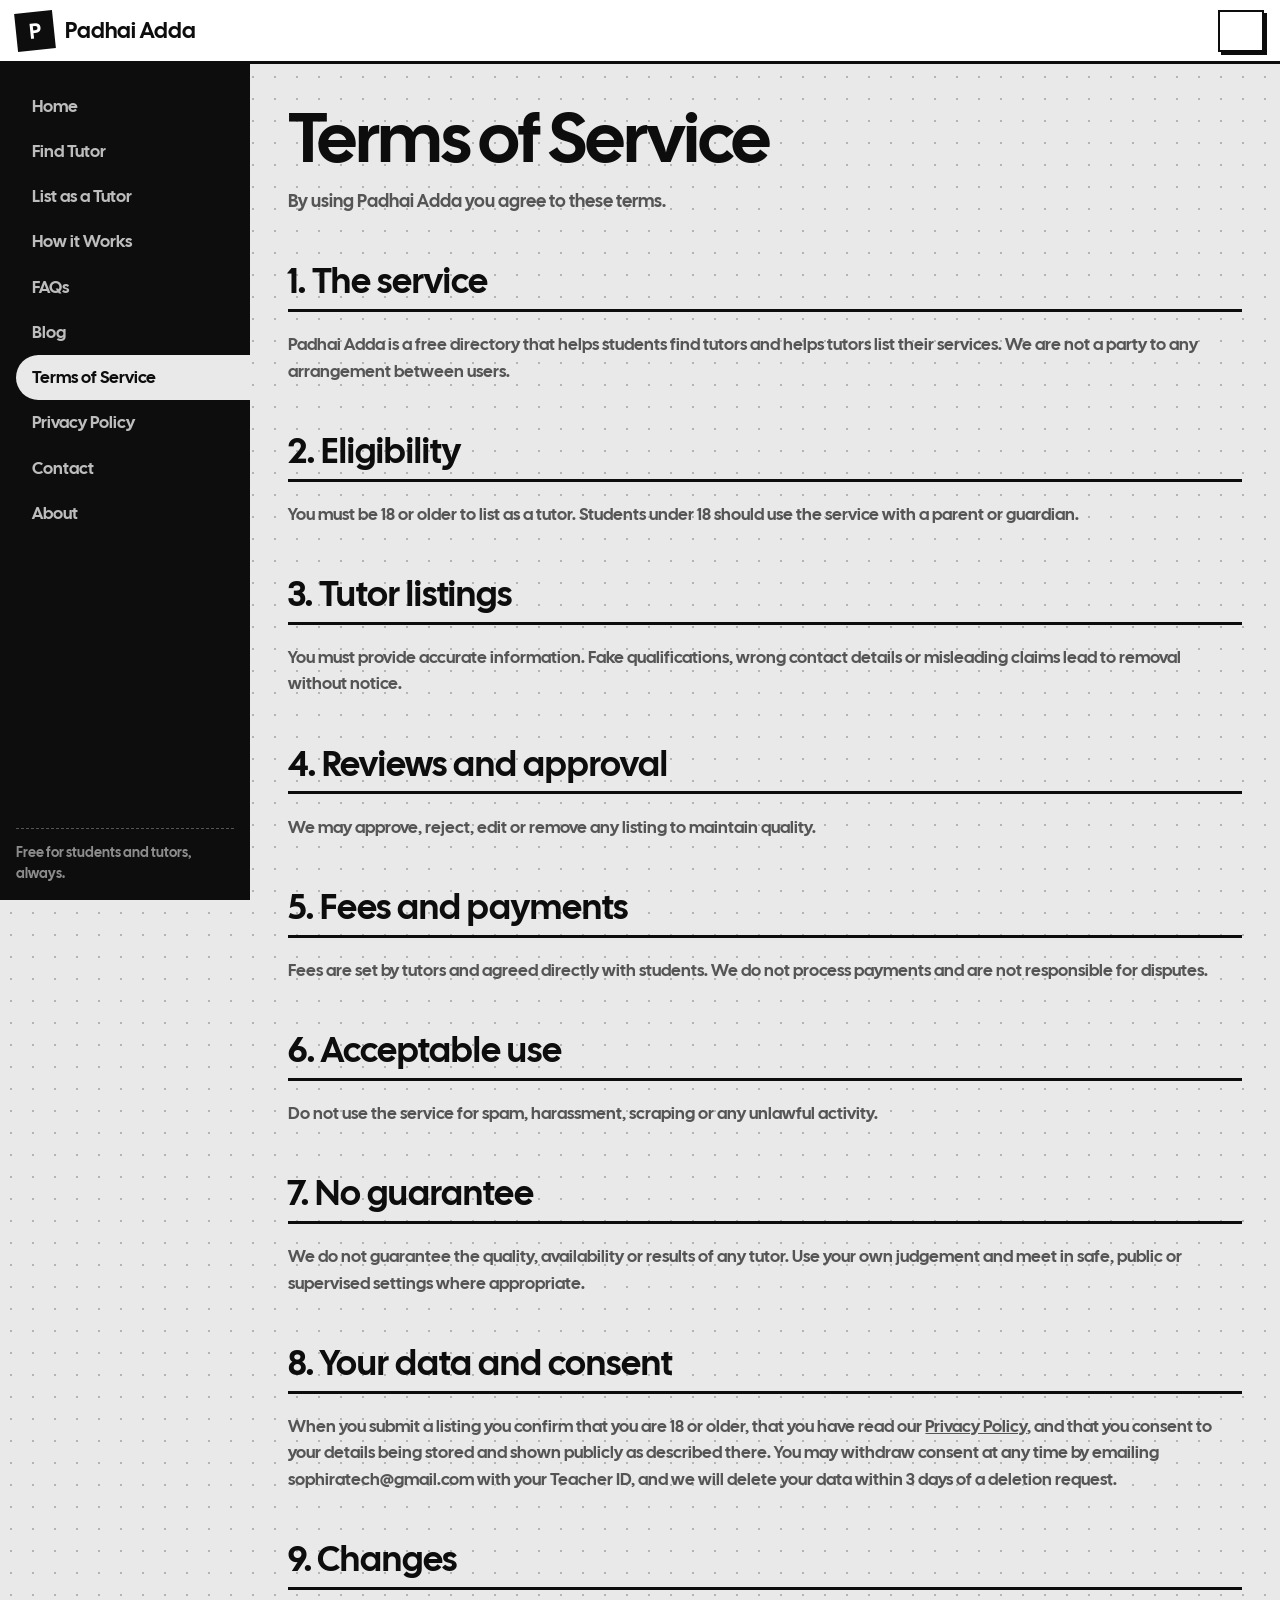
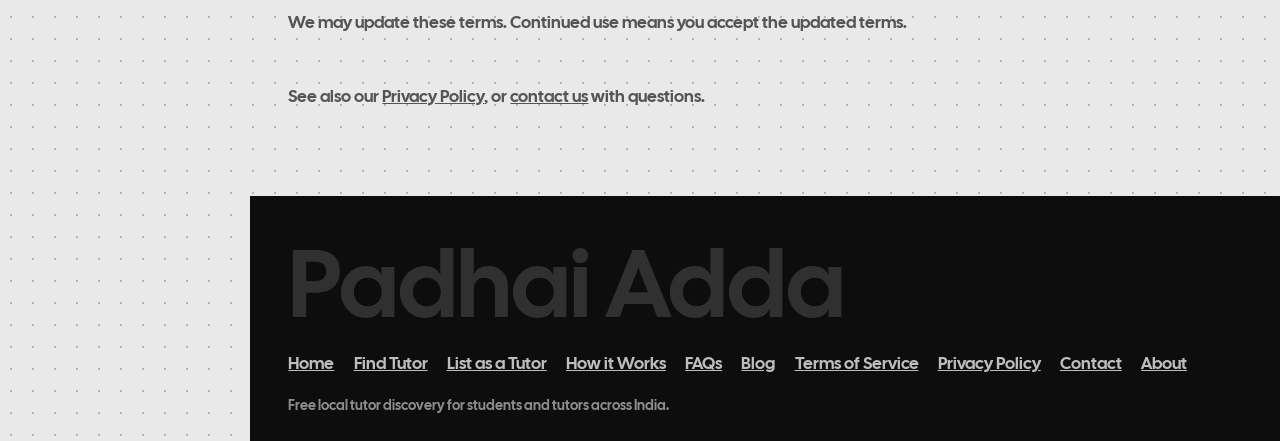
<file: terms-of-service.html>
<!DOCTYPE html>
<html lang="en-IN">
<head>
<meta charset="utf-8">
<meta name="viewport" content="width=device-width,initial-scale=1">
<title>Terms of Service – Padhai Adda</title>
<meta name="description" content="Read the terms of service for using Padhai Adda, the free local tutor directory: eligibility, tutor listings, fees, acceptable use and more.">
<meta name="robots" content="index,follow,max-image-preview:large,max-snippet:-1">
<link rel="canonical" href="https://padhai-adda.operates-on.workers.dev/terms-of-service">
<link rel="alternate" hreflang="en-IN" href="https://padhai-adda.operates-on.workers.dev/terms-of-service">
<link rel="alternate" hreflang="x-default" href="https://padhai-adda.operates-on.workers.dev/terms-of-service">
<meta property="og:type" content="website">
<meta property="og:site_name" content="Padhai Adda">
<meta property="og:locale" content="en_IN">
<meta property="og:title" content="Terms of Service – Padhai Adda">
<meta property="og:description" content="Read the terms of service for using Padhai Adda, the free local tutor directory: eligibility, tutor listings, fees, acceptable use and more.">
<meta property="og:url" content="https://padhai-adda.operates-on.workers.dev/terms-of-service">
<meta property="og:image" content="https://padhai-adda.operates-on.workers.dev/assets/og-image.png">
<meta property="og:image:width" content="1200">
<meta property="og:image:height" content="630">
<meta property="og:image:alt" content="Padhai Adda – find home tutors near you in India">
<meta name="twitter:card" content="summary_large_image">
<meta name="twitter:title" content="Terms of Service – Padhai Adda">
<meta name="twitter:description" content="Read the terms of service for using Padhai Adda, the free local tutor directory: eligibility, tutor listings, fees, acceptable use and more.">
<meta name="twitter:image" content="https://padhai-adda.operates-on.workers.dev/assets/og-image.png">
<link rel="icon" type="image/png" sizes="48x48" href="/assets/favicon.png">
<link rel="icon" href="/assets/favicon.ico" sizes="any">
<link rel="apple-touch-icon" sizes="180x180" href="/assets/apple-touch-icon.png">
<link rel="manifest" href="/assets/site.webmanifest">
<meta name="theme-color" content="#0d0d0d">
<link rel="preconnect" href="https://fonts.googleapis.com"><link rel="preconnect" href="https://fonts.gstatic.com" crossorigin>
<link rel="stylesheet" href="https://fonts.googleapis.com/css2?family=Cal+Sans&display=swap" media="print" onload="this.media='all'"><noscript><link rel="stylesheet" href="https://fonts.googleapis.com/css2?family=Cal+Sans&display=swap"></noscript>
<link rel="stylesheet" href="style.css">
<script type="application/ld+json">{"@context":"https://schema.org","@graph":[{"@type":"WebPage","@id":"https://padhai-adda.operates-on.workers.dev/terms-of-service#webpage","url":"https://padhai-adda.operates-on.workers.dev/terms-of-service","name":"Terms of Service – Padhai Adda","description":"Read the terms of service for using Padhai Adda, the free local tutor directory: eligibility, tutor listings, fees, acceptable use and more.","inLanguage":"en-IN","isPartOf":{"@id":"https://padhai-adda.operates-on.workers.dev/#website"},"publisher":{"@id":"https://padhai-adda.operates-on.workers.dev/#organization"},"breadcrumb":{"@id":"https://padhai-adda.operates-on.workers.dev/terms-of-service#breadcrumb"}},{"@type":"BreadcrumbList","@id":"https://padhai-adda.operates-on.workers.dev/terms-of-service#breadcrumb","itemListElement":[{"@type":"ListItem","position":1,"name":"Home","item":"https://padhai-adda.operates-on.workers.dev/"},{"@type":"ListItem","position":2,"name":"Terms of Service","item":"https://padhai-adda.operates-on.workers.dev/terms-of-service"}]}]}</script>
</head>
<body data-page="terms">
<header class="top"><a class="logo" href="/" aria-label="Padhai Adda – Home"><i>P</i>Padhai Adda</a>
<button class="menu" id="menu" type="button" aria-label="Toggle menu"><span></span><span></span><span></span></button></header>
<aside><nav id="nav" aria-label="Pages"><a href="/">Home</a><a href="/find-tutor">Find Tutor</a><a href="/list-as-tutor">List as a Tutor</a><a href="/how-it-works">How it Works</a><a href="/faqs">FAQs</a><a href="/blog">Blog</a><a href="/terms-of-service" class="on" aria-current="page">Terms of Service</a><a href="/privacy-policy">Privacy Policy</a><a href="/contact">Contact</a><a href="/about">About</a></nav><p class="note">Free for students and tutors, always.</p></aside>
<div class="wrap"><main id="main"><div class="ph"><h1>Terms of Service</h1><p>By using Padhai Adda you agree to these terms.</p></div><section class="sec"><h2>1. The service</h2><p>Padhai Adda is a free directory that helps students find tutors and helps tutors list their services. We are not a party to any arrangement between users.</p></section><section class="sec"><h2>2. Eligibility</h2><p>You must be 18 or older to list as a tutor. Students under 18 should use the service with a parent or guardian.</p></section><section class="sec"><h2>3. Tutor listings</h2><p>You must provide accurate information. Fake qualifications, wrong contact details or misleading claims lead to removal without notice.</p></section><section class="sec"><h2>4. Reviews and approval</h2><p>We may approve, reject, edit or remove any listing to maintain quality.</p></section><section class="sec"><h2>5. Fees and payments</h2><p>Fees are set by tutors and agreed directly with students. We do not process payments and are not responsible for disputes.</p></section><section class="sec"><h2>6. Acceptable use</h2><p>Do not use the service for spam, harassment, scraping or any unlawful activity.</p></section><section class="sec"><h2>7. No guarantee</h2><p>We do not guarantee the quality, availability or results of any tutor. Use your own judgement and meet in safe, public or supervised settings where appropriate.</p></section><section class="sec"><h2>8. Your data and consent</h2><p>When you submit a listing you confirm that you are 18 or older, that you have read our <a href="/privacy-policy">Privacy Policy</a>, and that you consent to your details being stored and shown publicly as described there. You may withdraw consent at any time by emailing sophiratech@gmail.com with your Teacher ID, and we will delete your data within 3 days of a deletion request.</p></section><section class="sec"><h2>9. Changes</h2><p>We may update these terms. Continued use means you accept the updated terms.</p></section><section class="sec"><p>See also our <a href="/privacy-policy">Privacy Policy</a>, or <a href="/contact">contact us</a> with questions.</p></section></main>
<footer><div class="wm">Padhai Adda</div><div id="fnav"><a href="/">Home</a><a href="/find-tutor">Find Tutor</a><a href="/list-as-tutor">List as a Tutor</a><a href="/how-it-works">How it Works</a><a href="/faqs">FAQs</a><a href="/blog">Blog</a><a href="/terms-of-service">Terms of Service</a><a href="/privacy-policy">Privacy Policy</a><a href="/contact">Contact</a><a href="/about">About</a></div><small>Free local tutor discovery for students and tutors across India.</small></footer></div>
<script src="app.js"></script>
</body>
</html>
</file>
<file: style.css>
:root{--p:#e9e9e9;--w:#fff;--k:#0d0d0d;--g:#555;--l:#bdbdbd}
*{box-sizing:border-box;margin:0}
html{scroll-behavior:smooth}
body{font:400 17px/1.55 'Cal Sans',system-ui,sans-serif;font-synthesis:none;color:var(--k);background-color:var(--p);background-image:radial-gradient(#b4b4b4 1px,transparent 1.3px);background-size:22px 22px}
h1,h2,h3,b,th,dt{font-weight:400}
h1{font-size:clamp(2.3rem,6vw,4.4rem);line-height:1.02;letter-spacing:-.02em}
h2{font-size:clamp(1.5rem,3.4vw,2.2rem);line-height:1.1;margin-bottom:1.2rem;padding-bottom:.5rem;border-bottom:3px solid var(--k)}
h3{font-size:1.15rem;line-height:1.25;margin-bottom:.3rem}
p,li,dd{color:var(--g)}a{color:inherit}code{background:#fff;color:#000;padding:0 .3rem}
:focus-visible{outline:3px solid var(--k);outline-offset:3px}
.top :focus-visible,aside :focus-visible,footer :focus-visible,.hero :focus-visible{outline-color:#fff}
.top{position:fixed;inset:0 0 auto;height:64px;background:var(--w);border-bottom:3px solid var(--k);display:flex;align-items:center;justify-content:space-between;padding:0 1rem;z-index:30}
.logo{display:flex;align-items:center;gap:.7rem;text-decoration:none;font-size:1.35rem}
.logo i{font-style:normal;background:var(--k);color:#fff;width:38px;height:38px;display:grid;place-items:center;transform:rotate(-6deg)}
.menu{width:46px;height:42px;border:2px solid var(--k);background:var(--w);cursor:pointer;display:flex;flex-direction:column;justify-content:center;gap:6px;padding:0 10px;box-shadow:3px 3px 0 var(--k)}
.menu span{display:block;height:3px;background:var(--k);pointer-events:none}.menu:active{transform:translate(2px,2px);box-shadow:1px 1px 0 var(--k)}
aside{position:fixed;top:64px;bottom:0;left:0;width:250px;background:var(--k);padding:1.2rem 0 1rem 1rem;overflow:auto;z-index:25;transition:transform .2s;display:flex;flex-direction:column}
aside nav{flex:1}aside a{display:block;padding:.6rem 1rem;text-decoration:none;color:#bdbdbd;font-size:1.05rem}aside a:hover{color:#fff}
aside a.on{background:var(--p);color:var(--k);border-radius:26px 0 0 26px}
aside .note{margin:1rem 1rem 0 0;color:#8c8c8c;font-size:.85rem;border-top:1px dashed #555;padding-top:.8rem}
.wrap{margin:64px 0 0 250px;min-height:calc(100vh - 64px);display:flex;flex-direction:column;transition:margin .2s}
main{flex:1;width:100%;max-width:1120px;margin:0 auto;padding:clamp(1rem,3vw,2.5rem)}
footer{background:var(--k);color:#bdbdbd;padding:2.5rem clamp(1rem,3vw,2.5rem) 1.5rem}
footer .wm{font-size:clamp(2.5rem,10vw,6rem);line-height:1;color:#303030;margin-bottom:1rem}footer a{margin-right:1.2rem;display:inline-block;padding:.15rem 0}footer small{display:block;margin-top:1rem;color:#8c8c8c}
.btn{display:inline-block;padding:.7rem 1.3rem;border:2px solid var(--k);background:var(--k);color:#fff;font:inherit;cursor:pointer;text-decoration:none;text-align:center;box-shadow:4px 4px 0 var(--l);transition:transform .1s,box-shadow .1s}
.btn:hover{transform:translate(-1px,-1px);box-shadow:5px 5px 0 var(--g)}.btn:active{transform:translate(3px,3px);box-shadow:1px 1px 0 var(--l)}
.btn.alt{background:var(--w);color:var(--k);box-shadow:4px 4px 0 var(--k)}.btn:disabled{opacity:.5;pointer-events:none}
.cta{display:flex;gap:1rem;flex-wrap:wrap;margin-top:1.2rem}
.card,.panel{background:var(--w);border:2px solid var(--k);padding:1.2rem}.card h3{padding-bottom:.4rem;margin-bottom:.5rem;border-bottom:1px dashed var(--l)}
.grid{display:grid;grid-template-columns:repeat(auto-fit,minmax(250px,1fr));gap:1.2rem}
.sec{margin:3rem 0}.ph{margin-bottom:2rem}.ph p{max-width:640px;margin-top:.8rem;font-size:1.1rem}
.hero{background:var(--k);color:#fff;padding:clamp(1.5rem,5vw,3.5rem);display:grid;grid-template-columns:1.25fr 1fr;gap:2.5rem;align-items:center;box-shadow:10px 10px 0 var(--l)}
.hero p{color:#cfcfcf;max-width:560px;margin:1.2rem 0 0;font-size:1.1rem}
.hero .btn{background:#fff;color:#000;border-color:#fff;box-shadow:4px 4px 0 #666}.hero .btn.alt{background:transparent;color:#fff}
.tag{border:1.5px solid #fff;padding:.1rem .9rem;border-radius:99px;display:inline-block;margin-bottom:1.2rem;font-size:.88rem}
.hero .slip p,.hero .slip .fee{color:var(--g);max-width:none;margin:0;font-size:1rem}.hero .slip .fee b{color:var(--k)}.tilt{transform:rotate(2.5deg);box-shadow:6px 6px 0 #666!important}.tilt .slip-b{background-image:repeating-linear-gradient(transparent 0 31px,#e2e2e2 31px 32px)}
.steps{list-style:none;padding:0;display:grid;gap:1rem}.steps li{display:flex;gap:1rem;background:var(--w);border:2px solid var(--k);padding:1rem}
.steps b{flex:none;width:2.6rem;height:2.6rem;background:var(--k);color:#fff;display:grid;place-items:center;font-size:1.2rem}
.price{background:var(--w);border:3px dashed var(--k);padding:2rem;text-align:center}.price h2{font-size:clamp(3.2rem,10vw,5.5rem);border:0;margin:0;padding:0}
.split{display:grid;grid-template-columns:repeat(auto-fit,minmax(280px,1fr));gap:1.2rem}
details{background:var(--w);border:2px solid var(--k);padding:.9rem 1.2rem;margin-bottom:.8rem}summary{cursor:pointer;font-size:1.05rem}details[open]{box-shadow:6px 6px 0 var(--k)}details p{margin-top:.6rem}
.fg{display:grid;grid-template-columns:repeat(auto-fit,minmax(240px,1fr));gap:1.1rem}.f label{display:block;margin-bottom:.3rem;font-size:.95rem}.f.w{grid-column:1/-1}
input,textarea{width:100%;padding:.65rem .8rem;border:2px solid var(--k);border-radius:0;font:inherit;background:var(--w);color:var(--k)}textarea{min-height:100px;resize:vertical}
.dd{position:relative}.dd-b{width:100%;text-align:left;padding:.65rem .8rem;border:2px solid var(--k);background:var(--w);font:inherit;cursor:pointer;display:flex;justify-content:space-between;gap:.5rem;color:var(--k)}
.dd-b:disabled{opacity:.45;cursor:not-allowed;background:var(--p)}.dd-b span{overflow:hidden;text-overflow:ellipsis;white-space:nowrap}
.dd-p{position:absolute;z-index:20;left:0;right:0;top:100%;background:var(--w);border:2px solid var(--k);border-top:0;max-height:250px;overflow:auto;display:none;box-shadow:5px 5px 0 var(--k)}
.dd-p hr.dv{border:0;border-top:2px solid var(--k);margin:.25rem 0}.dd.o .dd-p{display:block}.dd-p label{display:flex;gap:.6rem;padding:.5rem .8rem;cursor:pointer;margin:0}.dd-p label:hover{background:var(--p)}.dd-p input{width:auto;accent-color:#000}
.msg{margin-top:1rem;padding:.8rem 1rem;border:2px solid var(--k);background:var(--w);display:none}.msg.on{display:block}.msg .btn{margin-left:.6rem;padding:.2rem .8rem;box-shadow:none}
.demo{background:var(--k);color:#fff;padding:.6rem 1rem;margin-bottom:1.8rem;font-size:.92rem}
.slip{background:var(--w);border:2px solid var(--k);box-shadow:6px 6px 0 var(--k);display:flex;flex-direction:column;color:var(--k)}
.slip header{background:var(--k);color:#fff;padding:.7rem 1rem;display:flex;justify-content:space-between;align-items:baseline;gap:.5rem}.slip header h3{margin:0}.slip header small{color:#bdbdbd}
.slip-b{padding:1rem;display:flex;flex-direction:column;gap:.6rem;flex:1}.slip .cta{margin-top:auto;gap:.8rem}.slip .btn{flex:1;padding:.6rem .5rem}
.fee b{font-size:2.1rem;line-height:1}.fee{color:var(--g)}.fee span{display:block;font-size:.9rem}
.chip{display:inline-block;border:1.5px solid var(--k);border-radius:99px;padding:0 .65rem;margin:0 .3rem .3rem 0;font-size:.85rem;background:var(--w);color:var(--k)}
.row{font-size:.92rem;color:var(--g)}.row b{color:var(--k)}
.id{font-size:clamp(1.6rem,6vw,2.6rem);background:var(--k);color:#fff;padding:1rem;text-align:center;margin:1rem 0;word-break:break-all}
@media(max-width:900px){aside{transform:translateX(-100%)}body.nav aside{transform:none}.wrap{margin-left:0}}
@media(min-width:901px){body.min aside{transform:translateX(-100%)}body.min .wrap{margin-left:0}}
@media(max-width:800px){.hero{grid-template-columns:1fr}.tilt{transform:rotate(1.2deg)}}
/* Soft fades: opacity only, so existing transforms and layout are untouched */
@keyframes fadeIn{from{opacity:0}to{opacity:1}}
main>*{animation:fadeIn .6s ease-out backwards}
main>*:nth-child(2){animation-delay:.08s}main>*:nth-child(3){animation-delay:.16s}main>*:nth-child(4){animation-delay:.24s}main>*:nth-child(n+5){animation-delay:.32s}
#res>*{animation:fadeIn .4s ease-out backwards}
.dd.o .dd-p{animation:fadeIn .18s ease-out}
.msg.on{animation:fadeIn .3s ease-out}
details[open]>p{animation:fadeIn .3s ease-out}
@media(prefers-reduced-motion:reduce){*{transition:none!important;animation:none!important;scroll-behavior:auto!important}}
.ck{display:flex;gap:.6rem;align-items:flex-start;cursor:pointer;margin-top:1rem}.ck input{width:auto;flex:none;margin-top:.3rem;accent-color:#000}.ck a{text-decoration:underline}
</file>
